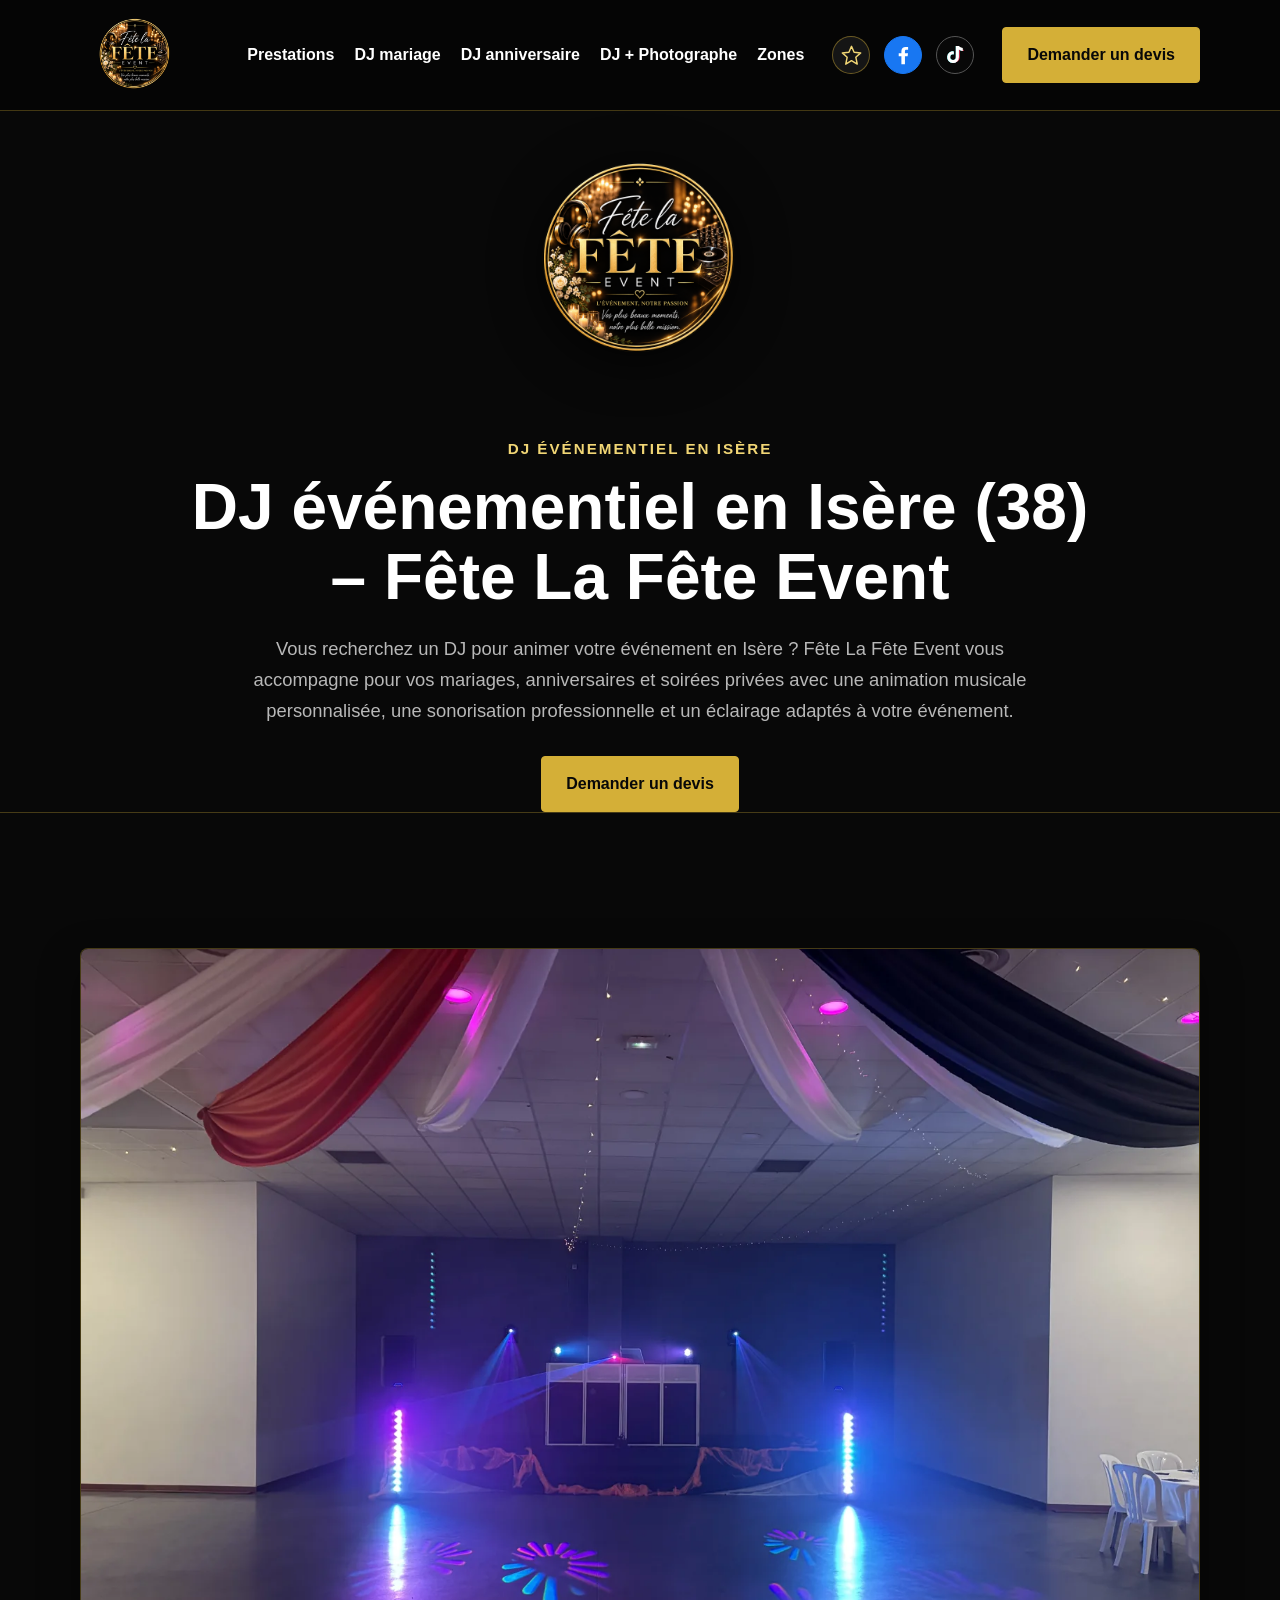
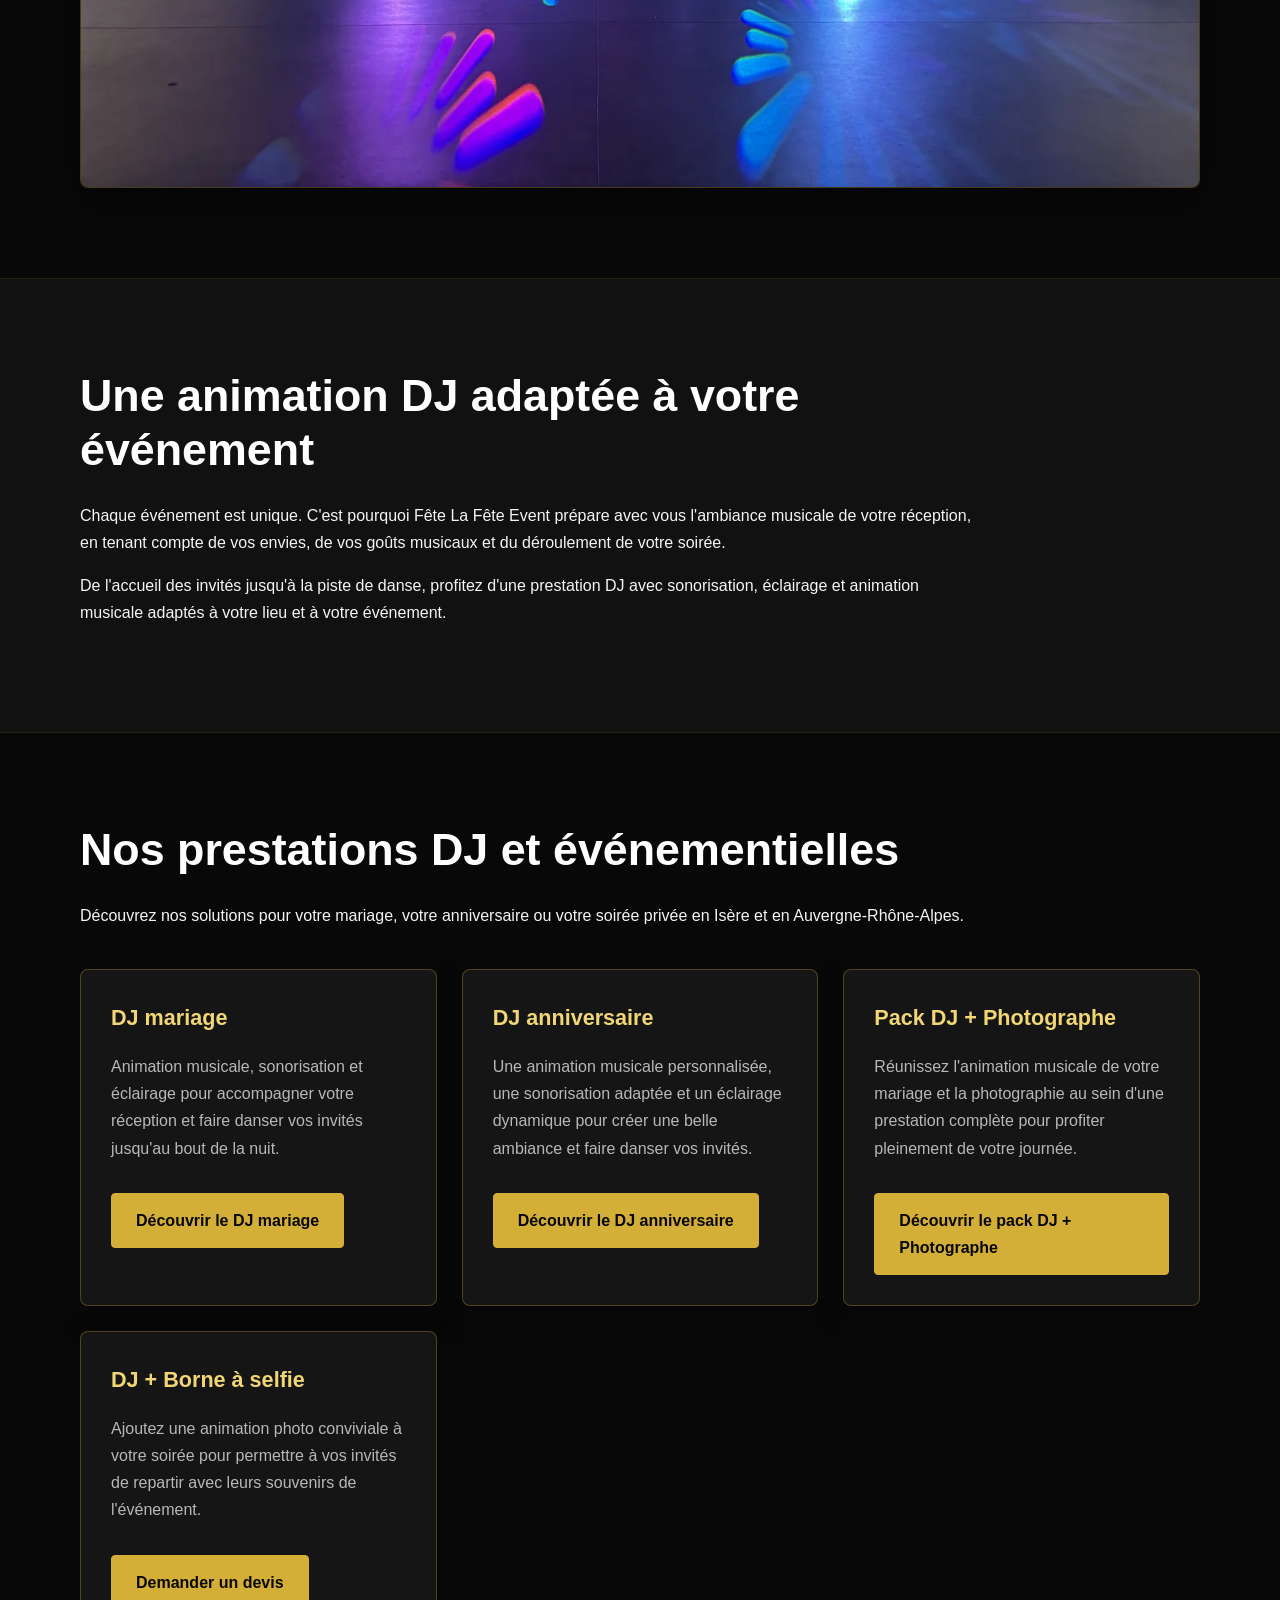
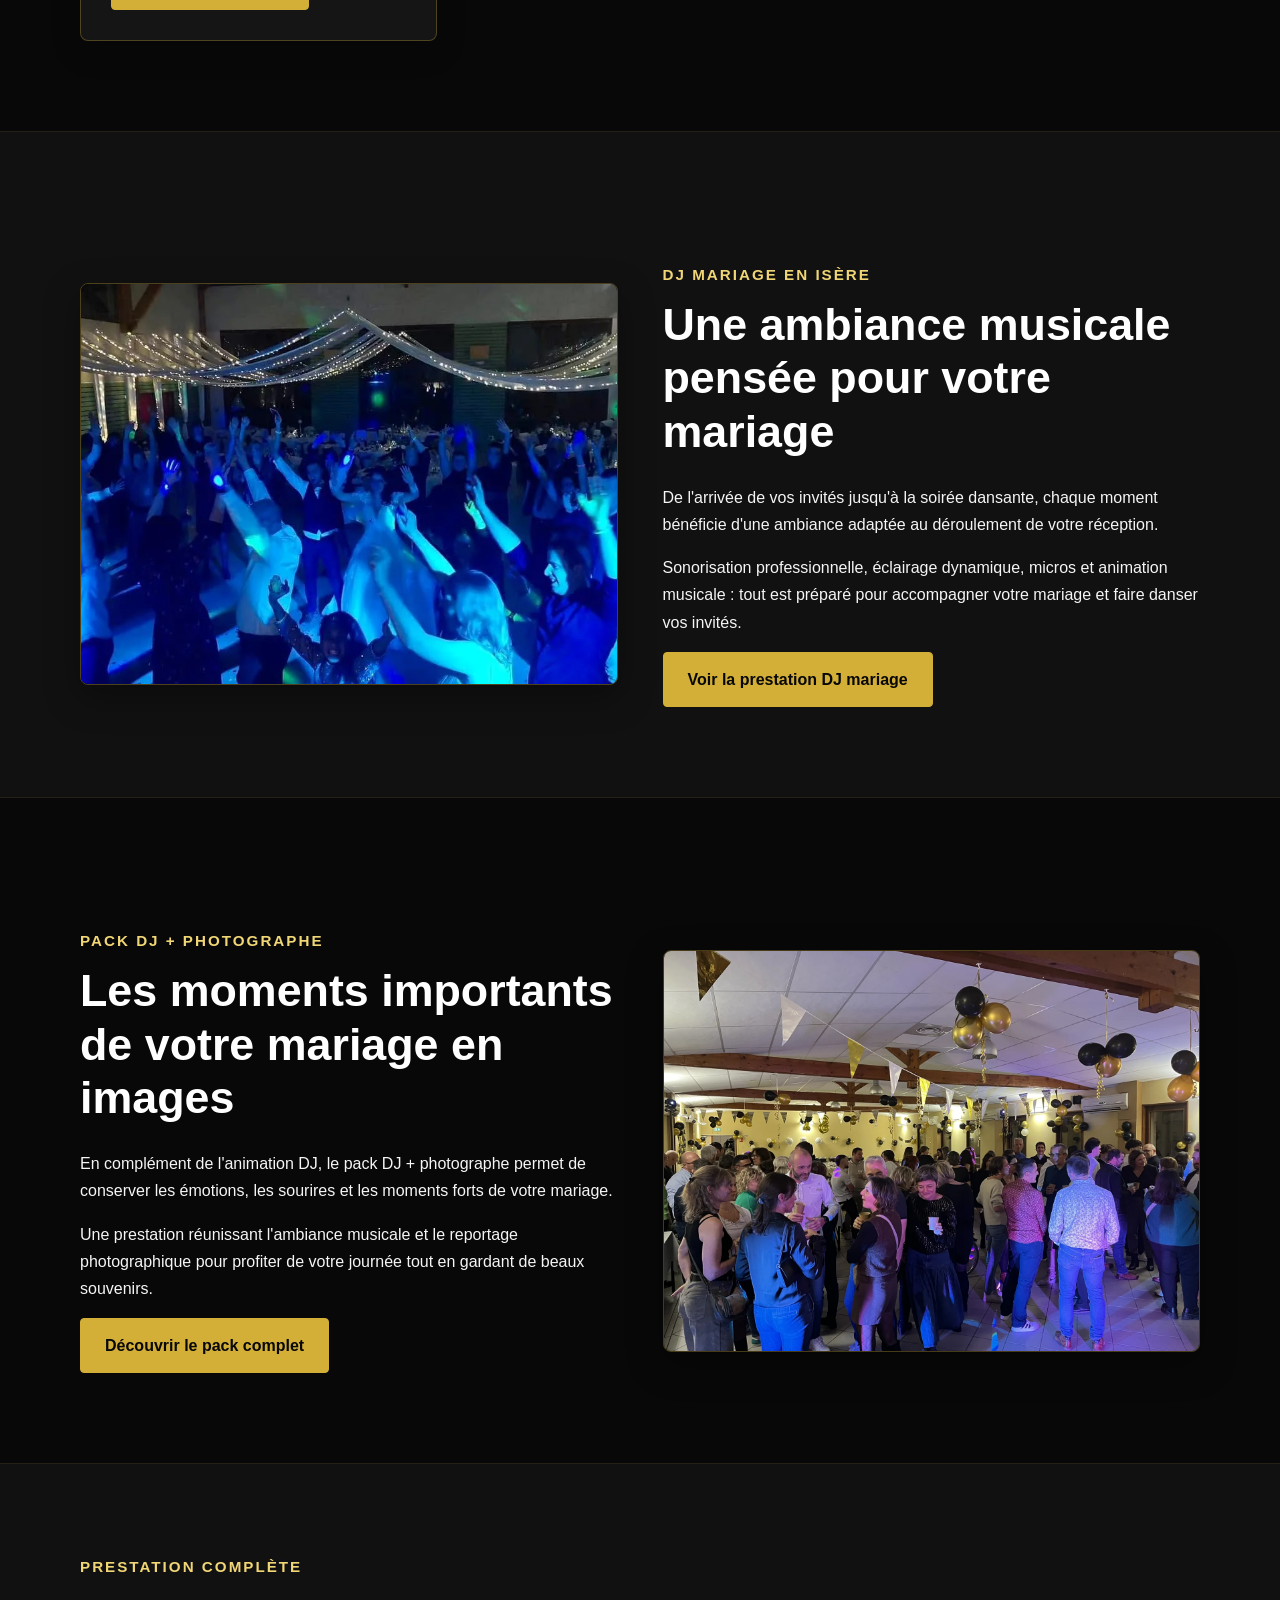
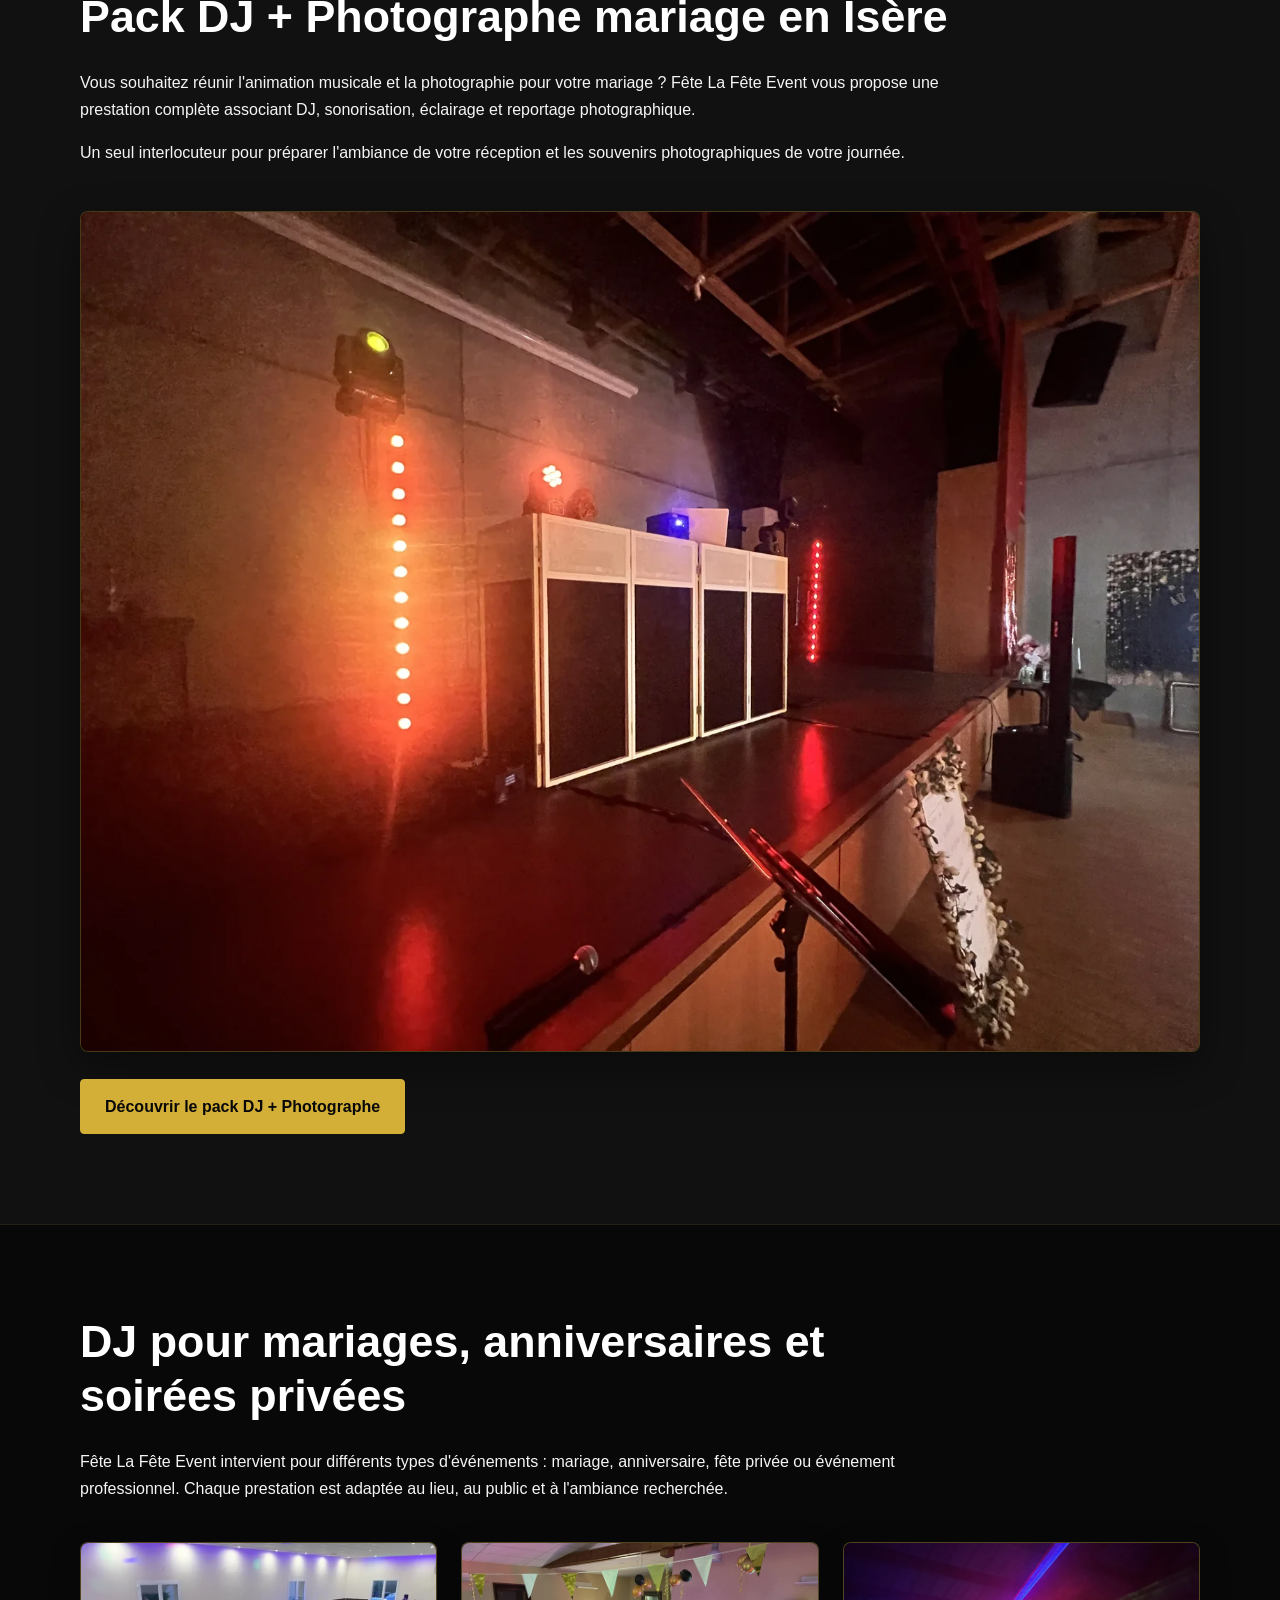
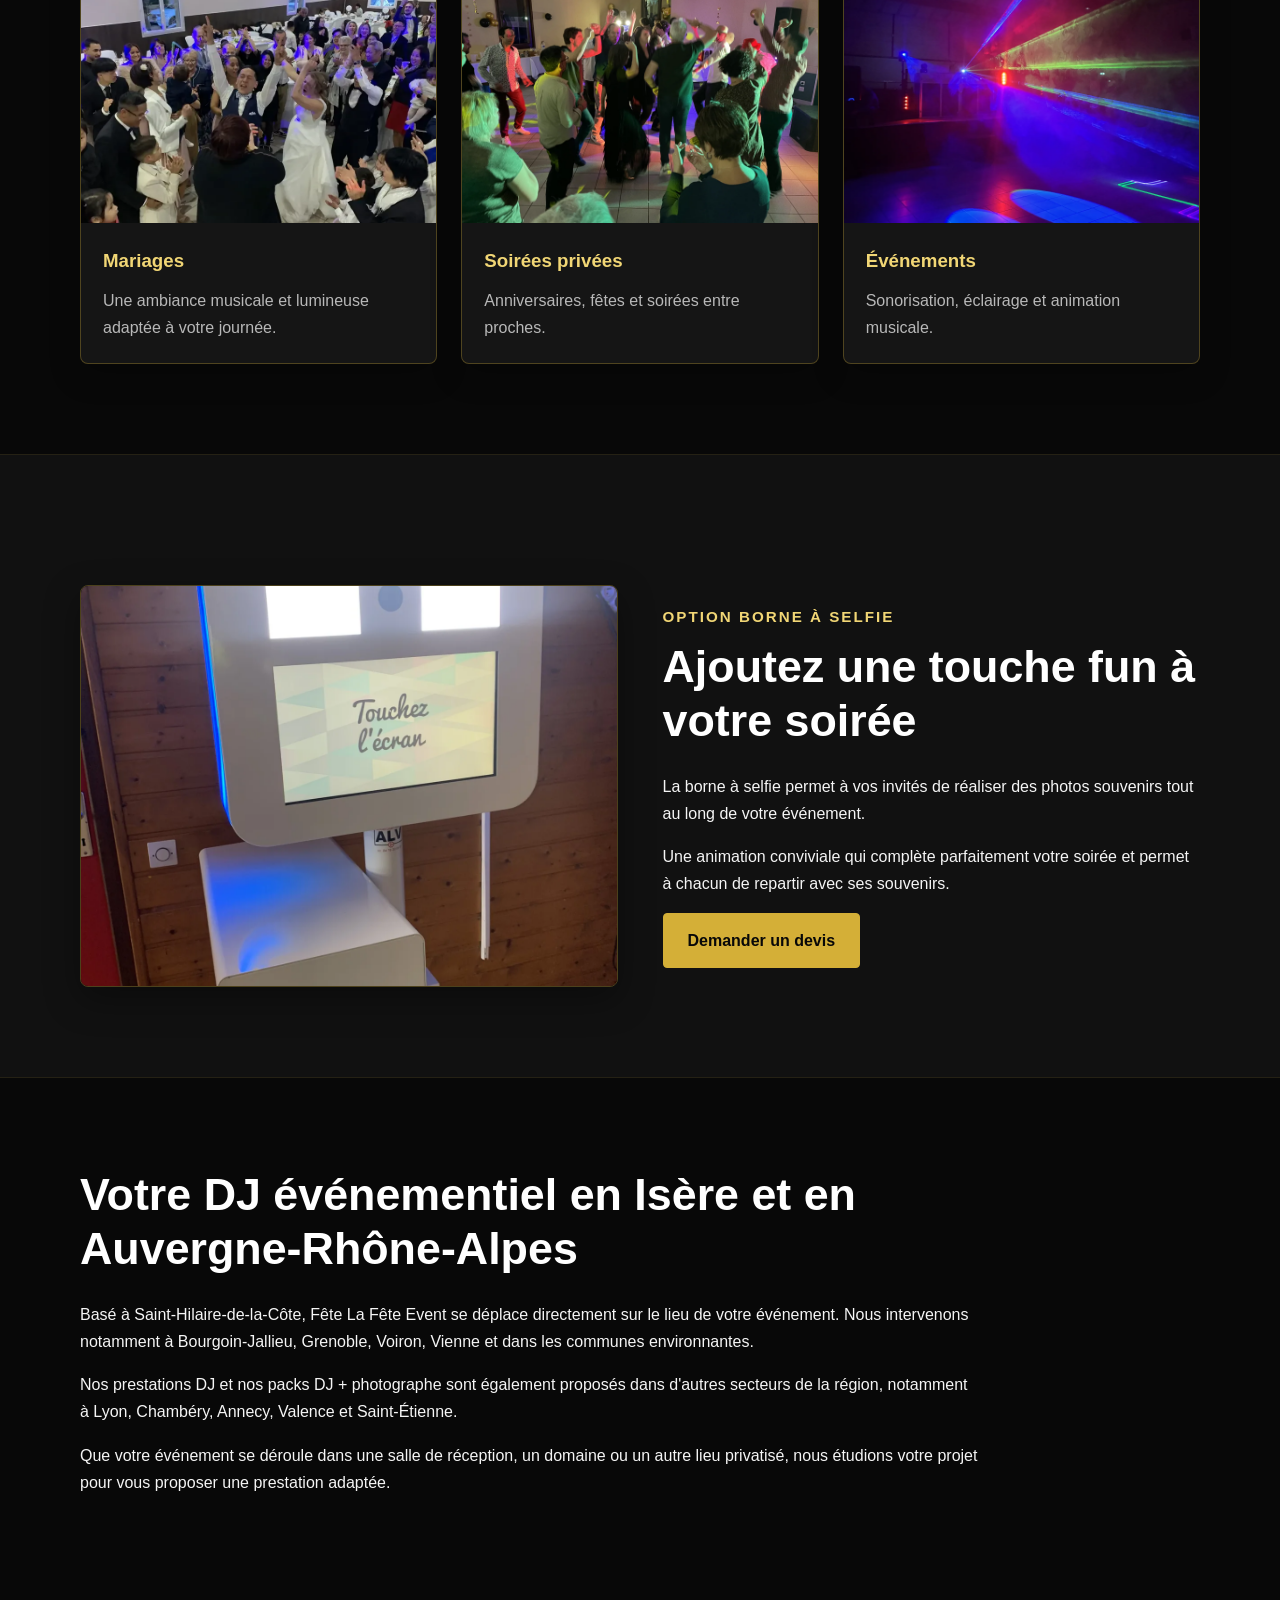
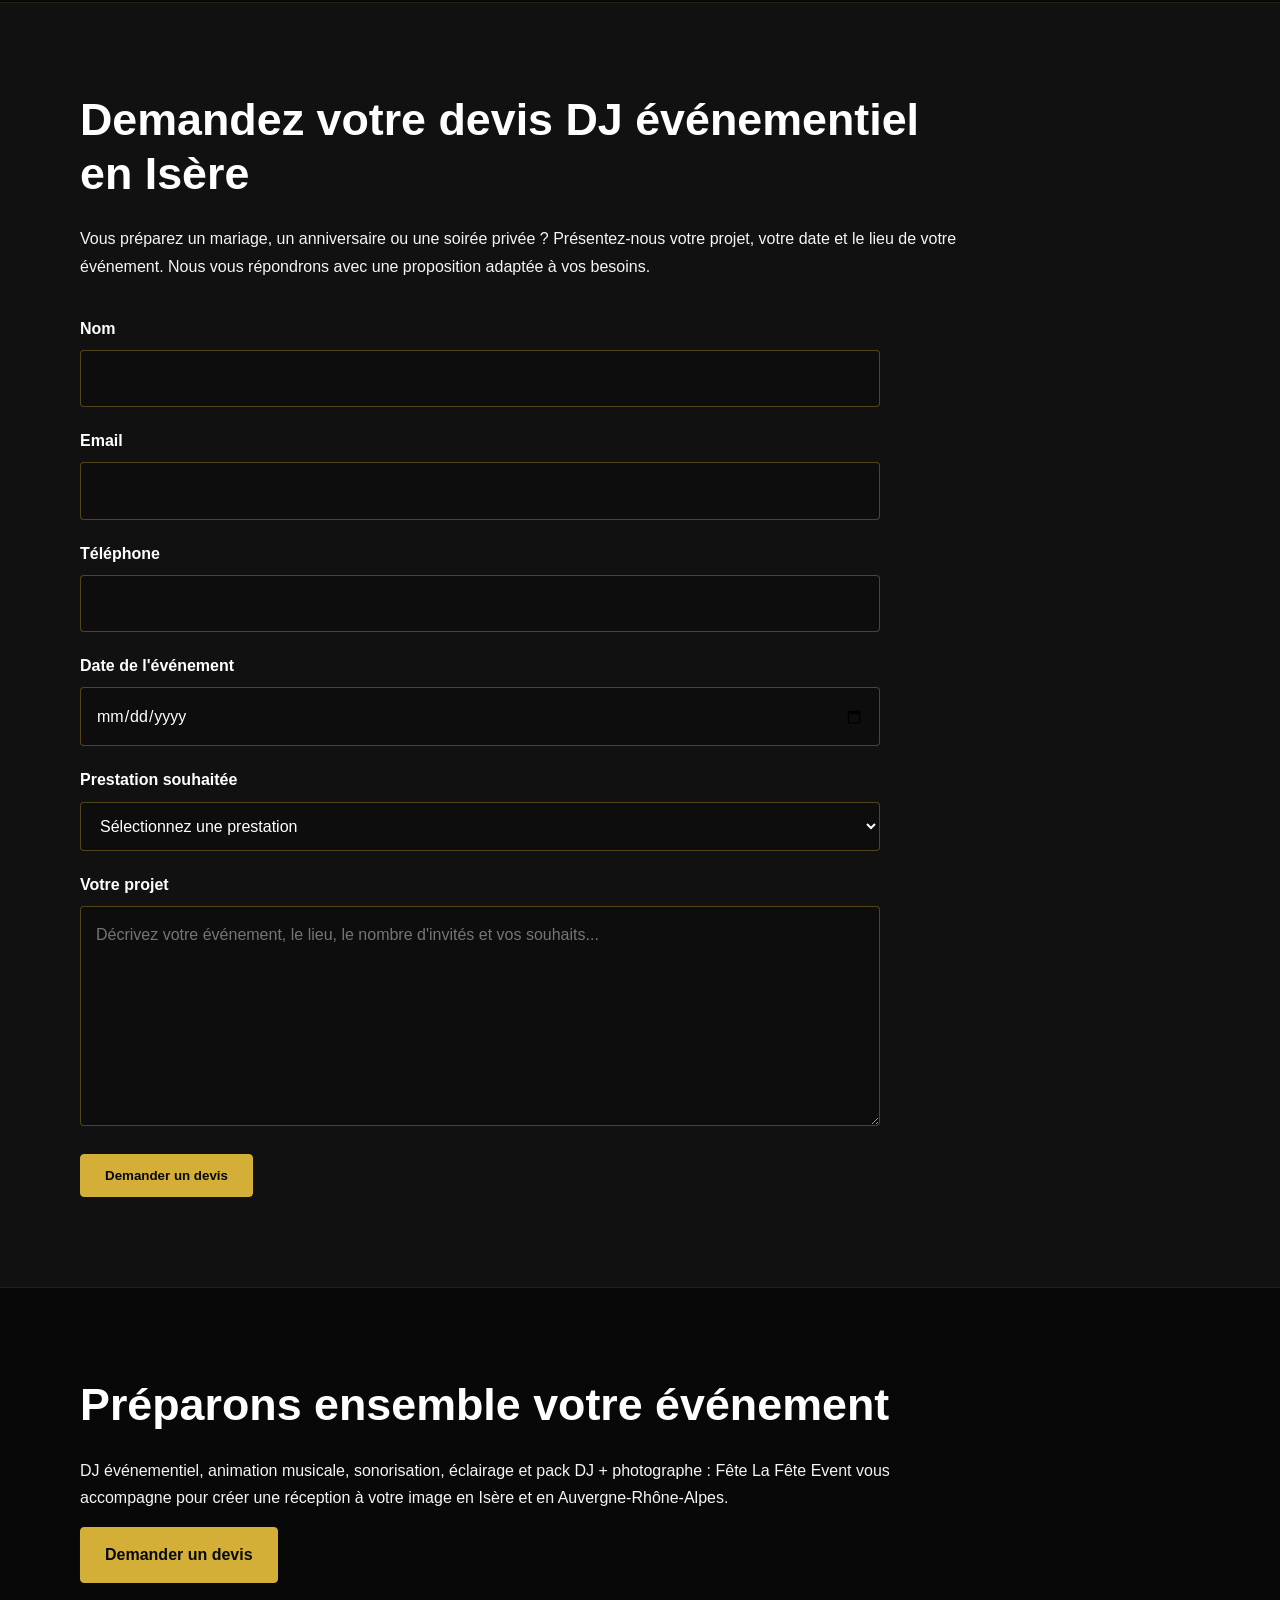
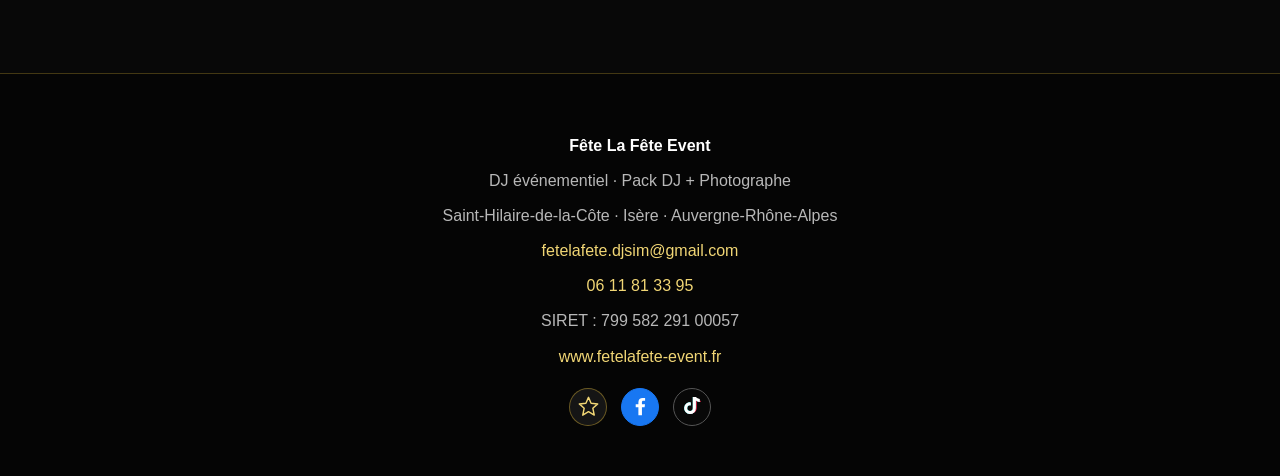
<file: index.html>
<!DOCTYPE html>
<html lang="fr">
<head>
  <meta charset="UTF-8">
  <meta name="viewport" content="width=device-width, initial-scale=1.0">

  <title>DJ événementiel en Isère (38) | Fête La Fête Event</title>
  <meta name="description" content="Fête La Fête Event, DJ événementiel en Isère : animation musicale, sonorisation et éclairage pour mariages, anniversaires et soirées privées. Demandez votre devis.">
  <meta name="robots" content="index, follow">
  <link rel="canonical" href="https://fetelafete-event.fr/">
  <link rel="icon" type="image/png" href="logo-fete-la-fete-event.png">

  <meta property="og:title" content="DJ événementiel en Isère | Fête La Fête Event">
  <meta property="og:description" content="DJ professionnel pour vos événements en Isère et Auvergne-Rhône-Alpes : animation musicale, sonorisation et éclairage.">
  <meta property="og:type" content="website">
  <meta property="og:url" content="https://fetelafete-event.fr/">

  <meta name="twitter:card" content="summary">
  <meta name="twitter:title" content="DJ événementiel en Isère | Fête La Fête Event">
  <meta name="twitter:description" content="DJ professionnel, animation musicale, sonorisation et éclairage pour vos événements. Demandez votre devis.">

  <link rel="stylesheet" href="styles.css">

  <style>
    .photo-section {
      margin-top: 45px;
    }

    .photo-large {
      width: 100%;
      height: auto;
      display: block;
      margin: 0 auto;
      border-radius: 8px;
      border: 1px solid rgba(212, 175, 55, 0.30);
      box-shadow: 0 15px 40px rgba(0, 0, 0, 0.40);
      background: #080808;
    }

    .photo-grid {
      display: grid;
      grid-template-columns: repeat(3, 1fr);
      gap: 24px;
      margin-top: 40px;
    }

    .photo-card {
      overflow: hidden;
      border-radius: 8px;
      background: #151515;
      border: 1px solid rgba(212, 175, 55, 0.30);
      box-shadow: 0 10px 30px rgba(0, 0, 0, 0.25);
    }

    .photo-card img {
      width: 100%;
      height: 280px;
      object-fit: cover;
      display: block;
      transition: transform 0.4s ease;
    }

    .photo-card:hover img {
      transform: scale(1.04);
    }

    .photo-card-content {
      padding: 22px;
    }

    .photo-card-content h3 {
      margin: 0 0 10px;
      color: #f1d675;
    }

    .photo-card-content p {
      margin: 0;
      color: #b8b8b8;
    }

    .photo-text {
      display: grid;
      grid-template-columns: 1fr 1fr;
      gap: 45px;
      align-items: center;
      margin-top: 40px;
    }

    .photo-text.reverse .photo-text-image {
      order: 2;
    }

    .photo-text.reverse .photo-text-content {
      order: 1;
    }

    .photo-text-image {
      overflow: hidden;
      border-radius: 8px;
      border: 1px solid rgba(212, 175, 55, 0.30);
      box-shadow: 0 12px 35px rgba(0, 0, 0, 0.35);
    }

    .photo-text-image img {
      width: 100%;
      height: 400px;
      object-fit: cover;
      display: block;
    }

    .photo-text-content h2 {
      margin-top: 0;
    }

    /* Logos des réseaux sociaux */
    .social-links {
      display: flex;
      align-items: center;
      gap: 14px;
      flex-wrap: wrap;
    }

    nav .social-links {
      display: inline-flex;
      margin: 0 8px;
      vertical-align: middle;
    }

    .social-logo-link {
      display: inline-flex;
      align-items: center;
      justify-content: center;
      width: 38px;
      height: 38px;
      border-radius: 50%;
      background: #151515;
      border: 1px solid rgba(212, 175, 55, 0.45);
      transition: transform 0.25s ease, background 0.25s ease;
      text-decoration: none;
    }

    .social-logo-link:hover {
      transform: translateY(-3px);
      background: #292929;
    }

    .social-logo-link svg {
      width: 23px;
      height: 23px;
      display: block;
    }

    .social-logo-link.facebook {
      background: #1877F2;
      border-color: #1877F2;
    }

    .social-logo-link.tiktok {
      background: #080808;
      border-color: #555;
    }

    .social-logo-link.bark {
      color: #f1d675;
    }

    .site-footer .social-links {
      justify-content: center;
      margin-top: 18px;
    }

    @media (max-width: 850px) {
      .photo-grid {
        grid-template-columns: 1fr 1fr;
      }

      .photo-text {
        grid-template-columns: 1fr;
        gap: 30px;
      }

      .photo-text.reverse .photo-text-image,
      .photo-text.reverse .photo-text-content {
        order: initial;
      }
    }

    @media (max-width: 650px) {
      .photo-large {
        width: 100%;
        height: auto;
      }

      .photo-grid {
        grid-template-columns: 1fr;
      }

      .photo-card img {
        height: 250px;
      }

      .photo-text-image img {
        height: 280px;
      }
    }
  </style>

  <script type="application/ld+json">
  {
    "@context": "https://schema.org",
    "@type": "ProfessionalService",
    "@id": "https://fetelafete-event.fr/#business",
    "name": "Fête La Fête Event",
    "url": "https://fetelafete-event.fr/",
    "logo": "https://fetelafete-event.fr/logo-fete-la-fete-event.png",
    "email": "fetelafete.djsim@gmail.com",
    "telephone": "+33611813395",
    "identifier": {
      "@type": "PropertyValue",
      "propertyID": "SIRET",
      "value": "79958229100057"
    },
    "description": "DJ événementiel en Isère pour mariages, anniversaires et soirées privées. Animation musicale, sonorisation, éclairage et prestations DJ adaptées à chaque événement.",
    "areaServed": [
      {
        "@type": "AdministrativeArea",
        "name": "Isère"
      },
      {
        "@type": "AdministrativeArea",
        "name": "Auvergne-Rhône-Alpes"
      },
      {
        "@type": "City",
        "name": "Saint-Hilaire-de-la-Côte"
      },
      {
        "@type": "City",
        "name": "Bourgoin-Jallieu"
      },
      {
        "@type": "City",
        "name": "Grenoble"
      },
      {
        "@type": "City",
        "name": "Voiron"
      },
      {
        "@type": "City",
        "name": "Vienne"
      },
      {
        "@type": "City",
        "name": "Lyon"
      },
      {
        "@type": "City",
        "name": "Chambéry"
      },
      {
        "@type": "City",
        "name": "Annecy"
      },
      {
        "@type": "City",
        "name": "Valence"
      },
      {
        "@type": "City",
        "name": "Saint-Étienne"
      }
    ],
    "hasOfferCatalog": {
      "@type": "OfferCatalog",
      "name": "Prestations Fête La Fête Event",
      "itemListElement": [
        {
          "@type": "Offer",
          "itemOffered": {
            "@type": "Service",
            "name": "DJ événementiel"
          }
        },
        {
          "@type": "Offer",
          "itemOffered": {
            "@type": "Service",
            "name": "DJ mariage"
          }
        },
        {
          "@type": "Offer",
          "itemOffered": {
            "@type": "Service",
            "name": "DJ anniversaire et soirée privée"
          }
        },
        {
          "@type": "Offer",
          "itemOffered": {
            "@type": "Service",
            "name": "Pack DJ et photographe mariage"
          }
        },
        {
          "@type": "Offer",
          "itemOffered": {
            "@type": "Service",
            "name": "DJ avec borne à selfie"
          }
        }
      ]
    }
  }
  </script>
</head>

<body>

<header class="site-header">
  <div class="container header-inner">

    <a href="/" class="logo-link">
      <img
        src="logo-fete-la-fete-event.png"
        alt="Fête La Fête Event - DJ événementiel en Isère"
        class="logo">
    </a>

    <nav>
      <a href="#prestations">Prestations</a>
      <a href="dj-mariage-isere.html">DJ mariage</a>
      <a href="dj-anniversaire.html">DJ anniversaire</a>
      <a href="dj-photographe-mariage.html">DJ + Photographe</a>
      <a href="#zones">Zones</a>

      <span class="social-links">
        <a class="social-logo-link bark"
           href="https://www.bark.com/fr/fr/b/fte-la-fte-event/9XogkJ/"
           target="_blank"
           rel="noopener noreferrer"
           aria-label="Profil Fête La Fête Event sur Bark"
           title="Bark">
          <svg viewBox="0 0 40 40" fill="none" xmlns="http://www.w3.org/2000/svg">
            <path d="M20 4L24.5 14.5L36 15.5L27.5 23L30 35L20 29L10 35L12.5 23L4 15.5L15.5 14.5L20 4Z" stroke="currentColor" stroke-width="2.5" stroke-linejoin="round"/>
          </svg>
        </a>

        <a class="social-logo-link facebook"
           href="https://www.facebook.com/profile.php?id=61582206187327"
           target="_blank"
           rel="noopener noreferrer"
           aria-label="Page Facebook Fête La Fête Event"
           title="Facebook">
          <svg viewBox="0 0 24 24" xmlns="http://www.w3.org/2000/svg">
            <path fill="#fff" d="M13.5 21v-8.2h2.8l.4-3.2h-3.2V7.5c0-.9.3-1.5 1.6-1.5h1.7V3.1c-.3 0-1.4-.1-2.6-.1-2.6 0-4.4 1.6-4.4 4.5v2.1H7v3.2h2.8V21h3.7Z"/>
          </svg>
        </a>

        <a class="social-logo-link tiktok"
           href="https://www.tiktok.com/@fetelafetrevent"
           target="_blank"
           rel="noopener noreferrer"
           aria-label="Profil TikTok Fête La Fête Event"
           title="TikTok">
          <svg viewBox="0 0 24 24" xmlns="http://www.w3.org/2000/svg">
            <path fill="#25F4EE" d="M19.6 7.2a6.2 6.2 0 0 1-4.1-1.5v8.1a6.1 6.1 0 1 1-5.3-6.1v3.2a2.9 2.9 0 1 0 2.1 2.8V2h3.2c.2 2.1 1.7 3.8 4.1 4.1v1.1Z"/>
            <path fill="#FE2C55" d="M18.3 6.2a5.9 5.9 0 0 1-2.8-1.7v8.1a6.1 6.1 0 0 1-6.1 6.1 6 6 0 0 1-3.1-.9 6.1 6.1 0 0 0 10.1-4.6V5.1a6.2 6.2 0 0 0 4.1 2.1V6.1c-.8 0-1.5 0-2.2.1Z"/>
            <path fill="#fff" d="M15.5 2h-3.2v11.7a2.9 2.9 0 1 1-2.9-2.9c.3 0 .6 0 .8.1V7.7a6.1 6.1 0 1 0 5.3 6.1V5.7a6.2 6.2 0 0 0 4.1 1.5V4.1c-2.4-.3-3.9-2-4.1-2.1Z"/>
          </svg>
        </a>
      </span>

      <a href="#devis" class="cta">Demander un devis</a>
    </nav>

  </div>
</header>

<section class="hero home-hero">
  <div class="container">

    <img
      src="logo-fete-la-fete-event.png"
      alt="Fête La Fête Event - DJ professionnel"
      class="hero-logo">

    <p class="eyebrow">DJ événementiel en Isère</p>

    <h1>DJ événementiel en Isère (38) – Fête La Fête Event</h1>

    <p class="hero-text">
      Vous recherchez un DJ pour animer votre événement en Isère ?
      Fête La Fête Event vous accompagne pour vos mariages,
      anniversaires et soirées privées avec une animation musicale
      personnalisée, une sonorisation professionnelle et un
      éclairage adaptés à votre événement.
    </p>

    <a href="#devis" class="cta">Demander un devis</a>

  </div>
</section>

<section class="section">
  <div class="container">

    <div class="photo-section">
      <img
        class="photo-large"
        src="photos/installation-dj-sonorisation-isere.webp"
        alt="Installation DJ, sonorisation et éclairage de Fête La Fête Event en Isère"
        loading="eager">
    </div>

  </div>
</section>

<section class="section section-alt">
  <div class="container">

    <h2>Une animation DJ adaptée à votre événement</h2>

    <p>
      Chaque événement est unique. C'est pourquoi Fête La Fête Event
      prépare avec vous l'ambiance musicale de votre réception,
      en tenant compte de vos envies, de vos goûts musicaux et
      du déroulement de votre soirée.
    </p>

    <p>
      De l'accueil des invités jusqu'à la piste de danse,
      profitez d'une prestation DJ avec sonorisation,
      éclairage et animation musicale adaptés à votre lieu
      et à votre événement.
    </p>

  </div>
</section>

<section class="section" id="prestations">
  <div class="container">

    <h2>Nos prestations DJ et événementielles</h2>

    <p>
      Découvrez nos solutions pour votre mariage, votre anniversaire
      ou votre soirée privée en Isère et en Auvergne-Rhône-Alpes.
    </p>

    <div class="cards">

      <article class="card">
        <h3>DJ mariage</h3>
        <p>
          Animation musicale, sonorisation et éclairage pour
          accompagner votre réception et faire danser vos invités
          jusqu'au bout de la nuit.
        </p>
        <a href="dj-mariage-isere.html" class="cta">Découvrir le DJ mariage</a>
      </article>

      <article class="card">
        <h3>DJ anniversaire</h3>
        <p>
          Une animation musicale personnalisée, une sonorisation
          adaptée et un éclairage dynamique pour créer une belle
          ambiance et faire danser vos invités.
        </p>
        <a href="dj-anniversaire.html" class="cta">Découvrir le DJ anniversaire</a>
      </article>

      <article class="card">
        <h3>Pack DJ + Photographe</h3>
        <p>
          Réunissez l'animation musicale de votre mariage et
          la photographie au sein d'une prestation complète
          pour profiter pleinement de votre journée.
        </p>
        <a href="dj-photographe-mariage.html" class="cta">Découvrir le pack DJ + Photographe</a>
      </article>

      <article class="card">
        <h3>DJ + Borne à selfie</h3>
        <p>
          Ajoutez une animation photo conviviale à votre soirée
          pour permettre à vos invités de repartir avec leurs
          souvenirs de l'événement.
        </p>
        <a href="#devis" class="cta">Demander un devis</a>
      </article>

    </div>
  </div>
</section>

<section class="section section-alt">
  <div class="container">

    <div class="photo-text">

      <div class="photo-text-image">
        <img
          src="photos/ambiance-dj-piste-de-danse.webp"
          alt="Ambiance festive sur la piste de danse avec Fête La Fête Event"
          loading="lazy">
      </div>

      <div class="photo-text-content">
        <p class="eyebrow">DJ mariage en Isère</p>
        <h2>Une ambiance musicale pensée pour votre mariage</h2>

        <p>
          De l'arrivée de vos invités jusqu'à la soirée dansante,
          chaque moment bénéficie d'une ambiance adaptée au
          déroulement de votre réception.
        </p>

        <p>
          Sonorisation professionnelle, éclairage dynamique,
          micros et animation musicale : tout est préparé pour
          accompagner votre mariage et faire danser vos invités.
        </p>

        <a href="dj-mariage-isere.html" class="cta">Voir la prestation DJ mariage</a>
      </div>

    </div>
  </div>
</section>

<section class="section">
  <div class="container">

    <div class="photo-text reverse">

      <div class="photo-text-image">
        <img
          src="photos/ambiance-soiree-privee.webp"
          alt="Ambiance de soirée animée par Fête La Fête Event"
          loading="lazy">
      </div>

      <div class="photo-text-content">
        <p class="eyebrow">Pack DJ + Photographe</p>
        <h2>Les moments importants de votre mariage en images</h2>

        <p>
          En complément de l'animation DJ, le pack DJ + photographe
          permet de conserver les émotions, les sourires et les
          moments forts de votre mariage.
        </p>

        <p>
          Une prestation réunissant l'ambiance musicale et le
          reportage photographique pour profiter de votre journée
          tout en gardant de beaux souvenirs.
        </p>

        <a href="dj-photographe-mariage.html" class="cta">Découvrir le pack complet</a>
      </div>

    </div>
  </div>
</section>

<section class="section section-alt">
  <div class="container">

    <p class="eyebrow">Prestation complète</p>
    <h2>Pack DJ + Photographe mariage en Isère</h2>

    <p>
      Vous souhaitez réunir l'animation musicale et la photographie
      pour votre mariage ? Fête La Fête Event vous propose une
      prestation complète associant DJ, sonorisation, éclairage
      et reportage photographique.
    </p>

    <p>
      Un seul interlocuteur pour préparer l'ambiance de votre
      réception et les souvenirs photographiques de votre journée.
    </p>

    <div class="photo-section">
      <img
        class="photo-large"
        src="photos/regie-dj-eclairage-soiree.webp"
        alt="Régie DJ et éclairage événementiel de Fête La Fête Event"
        loading="lazy">
    </div>

    <br>

    <a href="dj-photographe-mariage.html" class="cta">Découvrir le pack DJ + Photographe</a>

  </div>
</section>

<section class="section">
  <div class="container">

    <h2>DJ pour mariages, anniversaires et soirées privées</h2>

    <p>
      Fête La Fête Event intervient pour différents types
      d'événements : mariage, anniversaire, fête privée ou
      événement professionnel. Chaque prestation est adaptée
      au lieu, au public et à l'ambiance recherchée.
    </p>

    <div class="photo-grid">

      <article class="photo-card">
        <img
          src="photos/piste-de-danse-mariage.webp"
          alt="Ambiance musicale et éclairage sur la piste de danse"
          loading="lazy">
        <div class="photo-card-content">
          <h3>Mariages</h3>
          <p>Une ambiance musicale et lumineuse adaptée à votre journée.</p>
        </div>
      </article>

      <article class="photo-card">
        <img
          src="photos/animation-dj-anniversaire.webp"
          alt="Animation DJ et ambiance festive lors d'une soirée anniversaire"
          loading="lazy">
        <div class="photo-card-content">
          <h3>Soirées privées</h3>
          <p>Anniversaires, fêtes et soirées entre proches.</p>
        </div>
      </article>

      <article class="photo-card">
        <img
          src="photos/effets-laser-piste-de-danse.webp"
          alt="Effets laser et éclairage de piste de danse Fête La Fête Event"
          loading="lazy">
        <div class="photo-card-content">
          <h3>Événements</h3>
          <p>Sonorisation, éclairage et animation musicale.</p>
        </div>
      </article>

    </div>
  </div>
</section>

<section class="section section-alt">
  <div class="container">

    <div class="photo-text">

      <div class="photo-text-image">
        <img
          src="photos/borne-selfie-evenement.webp"
          alt="Borne à selfie de Fête La Fête Event pour mariages, anniversaires et soirées privées"
          loading="lazy">
      </div>

      <div class="photo-text-content">
        <p class="eyebrow">Option borne à selfie</p>
        <h2>Ajoutez une touche fun à votre soirée</h2>

        <p>
          La borne à selfie permet à vos invités de réaliser
          des photos souvenirs tout au long de votre événement.
        </p>

        <p>
          Une animation conviviale qui complète parfaitement
          votre soirée et permet à chacun de repartir avec
          ses souvenirs.
        </p>

        <a href="#devis" class="cta">Demander un devis</a>
      </div>

    </div>
  </div>
</section>

<section class="section" id="zones">
  <div class="container">

    <h2>Votre DJ événementiel en Isère et en Auvergne-Rhône-Alpes</h2>

    <p>
      Basé à Saint-Hilaire-de-la-Côte, Fête La Fête Event se déplace
      directement sur le lieu de votre événement. Nous intervenons
      notamment à Bourgoin-Jallieu, Grenoble, Voiron, Vienne et
      dans les communes environnantes.
    </p>

    <p>
      Nos prestations DJ et nos packs DJ + photographe sont également
      proposés dans d'autres secteurs de la région, notamment à Lyon,
      Chambéry, Annecy, Valence et Saint-Étienne.
    </p>

    <p>
      Que votre événement se déroule dans une salle de réception,
      un domaine ou un autre lieu privatisé, nous étudions votre
      projet pour vous proposer une prestation adaptée.
    </p>

  </div>
</section>

<section class="section section-alt" id="devis">
  <div class="container">

    <h2>Demandez votre devis DJ événementiel en Isère</h2>

    <p>
      Vous préparez un mariage, un anniversaire ou une soirée privée ?
      Présentez-nous votre projet, votre date et le lieu de votre
      événement. Nous vous répondrons avec une proposition adaptée
      à vos besoins.
    </p>

    <form action="https://formspree.io/f/xoeagnag" method="POST">

      <div class="form-group">
        <label for="nom">Nom</label>
        <input type="text" id="nom" name="nom" required>
      </div>

      <div class="form-group">
        <label for="email">Email</label>
        <input type="email" id="email" name="email" required>
      </div>

      <div class="form-group">
        <label for="telephone">Téléphone</label>
        <input type="tel" id="telephone" name="telephone">
      </div>

      <div class="form-group">
        <label for="date">Date de l'événement</label>
        <input type="date" id="date" name="date">
      </div>

      <div class="form-group">
        <label for="prestation">Prestation souhaitée</label>
        <select id="prestation" name="prestation">
          <option value="">Sélectionnez une prestation</option>
          <option value="DJ MARIAGE">DJ mariage</option>
          <option value="DJ ANNIVERSAIRE">DJ anniversaire</option>
          <option value="DJ + BORNE A SELFIE">DJ + borne à selfie</option>
          <option value="DJ + PHOTOGRAPHE MARIAGE">DJ + photographe mariage</option>
          <option value="DJ + PHOTOGRAPHE MARIAGE + BORNE A SELFIE">DJ + photographe mariage + borne à selfie</option>
        </select>
      </div>

      <div class="form-group">
        <label for="message">Votre projet</label>
        <textarea
          id="message"
          name="message"
          rows="7"
          placeholder="Décrivez votre événement, le lieu, le nombre d'invités et vos souhaits..."></textarea>
      </div>

      <button type="submit" class="cta">Demander un devis</button>

    </form>
  </div>
</section>

<section class="section">
  <div class="container">

    <h2>Préparons ensemble votre événement</h2>

    <p>
      DJ événementiel, animation musicale, sonorisation, éclairage
      et pack DJ + photographe : Fête La Fête Event vous accompagne
      pour créer une réception à votre image en Isère et
      en Auvergne-Rhône-Alpes.
    </p>

    <a href="#devis" class="cta">Demander un devis</a>

  </div>
</section>

<footer class="site-footer">
  <div class="container">

    <p><strong>Fête La Fête Event</strong></p>
    <p>DJ événementiel · Pack DJ + Photographe</p>
    <p>Saint-Hilaire-de-la-Côte · Isère · Auvergne-Rhône-Alpes</p>

    <p>
      <a href="mailto:fetelafete.djsim@gmail.com">fetelafete.djsim@gmail.com</a>
    </p>

    <p>
      <a href="tel:+33611813395">06 11 81 33 95</a>
    </p>

    <p>SIRET : 799 582 291 00057</p>

    <p>
      <a href="https://fetelafete-event.fr/">www.fetelafete-event.fr</a>
    </p>

    <div class="social-links">
      <a class="social-logo-link bark"
         href="https://www.bark.com/fr/fr/b/fte-la-fte-event/9XogkJ/"
         target="_blank"
         rel="noopener noreferrer"
         aria-label="Profil Fête La Fête Event sur Bark"
         title="Bark">
        <svg viewBox="0 0 40 40" fill="none" xmlns="http://www.w3.org/2000/svg">
          <path d="M20 4L24.5 14.5L36 15.5L27.5 23L30 35L20 29L10 35L12.5 23L4 15.5L15.5 14.5L20 4Z" stroke="currentColor" stroke-width="2.5" stroke-linejoin="round"/>
        </svg>
      </a>

      <a class="social-logo-link facebook"
         href="https://www.facebook.com/profile.php?id=61582206187327"
         target="_blank"
         rel="noopener noreferrer"
         aria-label="Page Facebook Fête La Fête Event"
         title="Facebook">
        <svg viewBox="0 0 24 24" xmlns="http://www.w3.org/2000/svg">
          <path fill="#fff" d="M13.5 21v-8.2h2.8l.4-3.2h-3.2V7.5c0-.9.3-1.5 1.6-1.5h1.7V3.1c-.3 0-1.4-.1-2.6-.1-2.6 0-4.4 1.6-4.4 4.5v2.1H7v3.2h2.8V21h3.7Z"/>
        </svg>
      </a>

      <a class="social-logo-link tiktok"
         href="https://www.tiktok.com/@fetelafetrevent"
         target="_blank"
         rel="noopener noreferrer"
         aria-label="Profil TikTok Fête La Fête Event"
         title="TikTok">
        <svg viewBox="0 0 24 24" xmlns="http://www.w3.org/2000/svg">
          <path fill="#25F4EE" d="M19.6 7.2a6.2 6.2 0 0 1-4.1-1.5v8.1a6.1 6.1 0 1 1-5.3-6.1v3.2a2.9 2.9 0 1 0 2.1 2.8V2h3.2c.2 2.1 1.7 3.8 4.1 4.1v1.1Z"/>
          <path fill="#FE2C55" d="M18.3 6.2a5.9 5.9 0 0 1-2.8-1.7v8.1a6.1 6.1 0 0 1-6.1 6.1 6 6 0 0 1-3.1-.9 6.1 6.1 0 0 0 10.1-4.6V5.1a6.2 6.2 0 0 0 4.1 2.1V6.1c-.8 0-1.5 0-2.2.1Z"/>
          <path fill="#fff" d="M15.5 2h-3.2v11.7a2.9 2.9 0 1 1-2.9-2.9c.3 0 .6 0 .8.1V7.7a6.1 6.1 0 1 0 5.3 6.1V5.7a6.2 6.2 0 0 0 4.1 1.5V4.1c-2.4-.3-3.9-2-4.1-2.1Z"/>
        </svg>
      </a>
    </div>

  </div>
</footer>

</body>
</html>
</file>
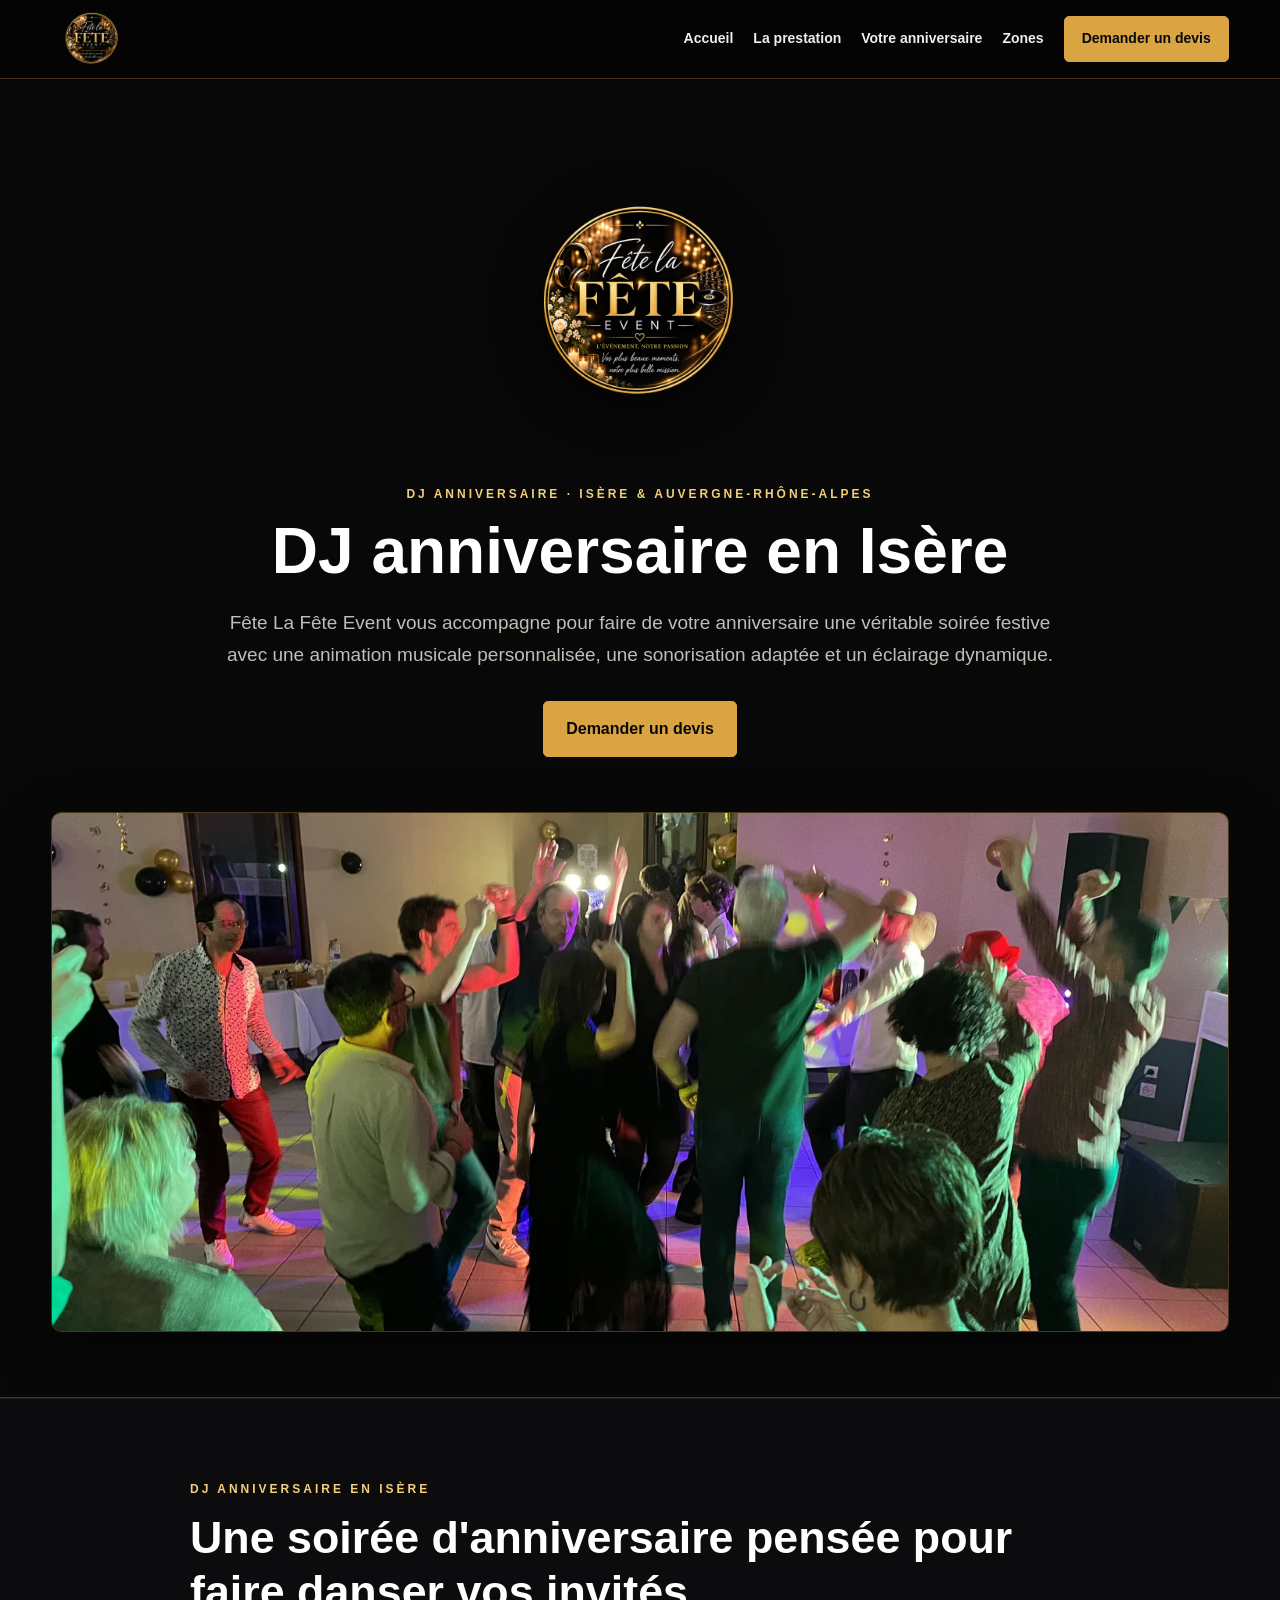
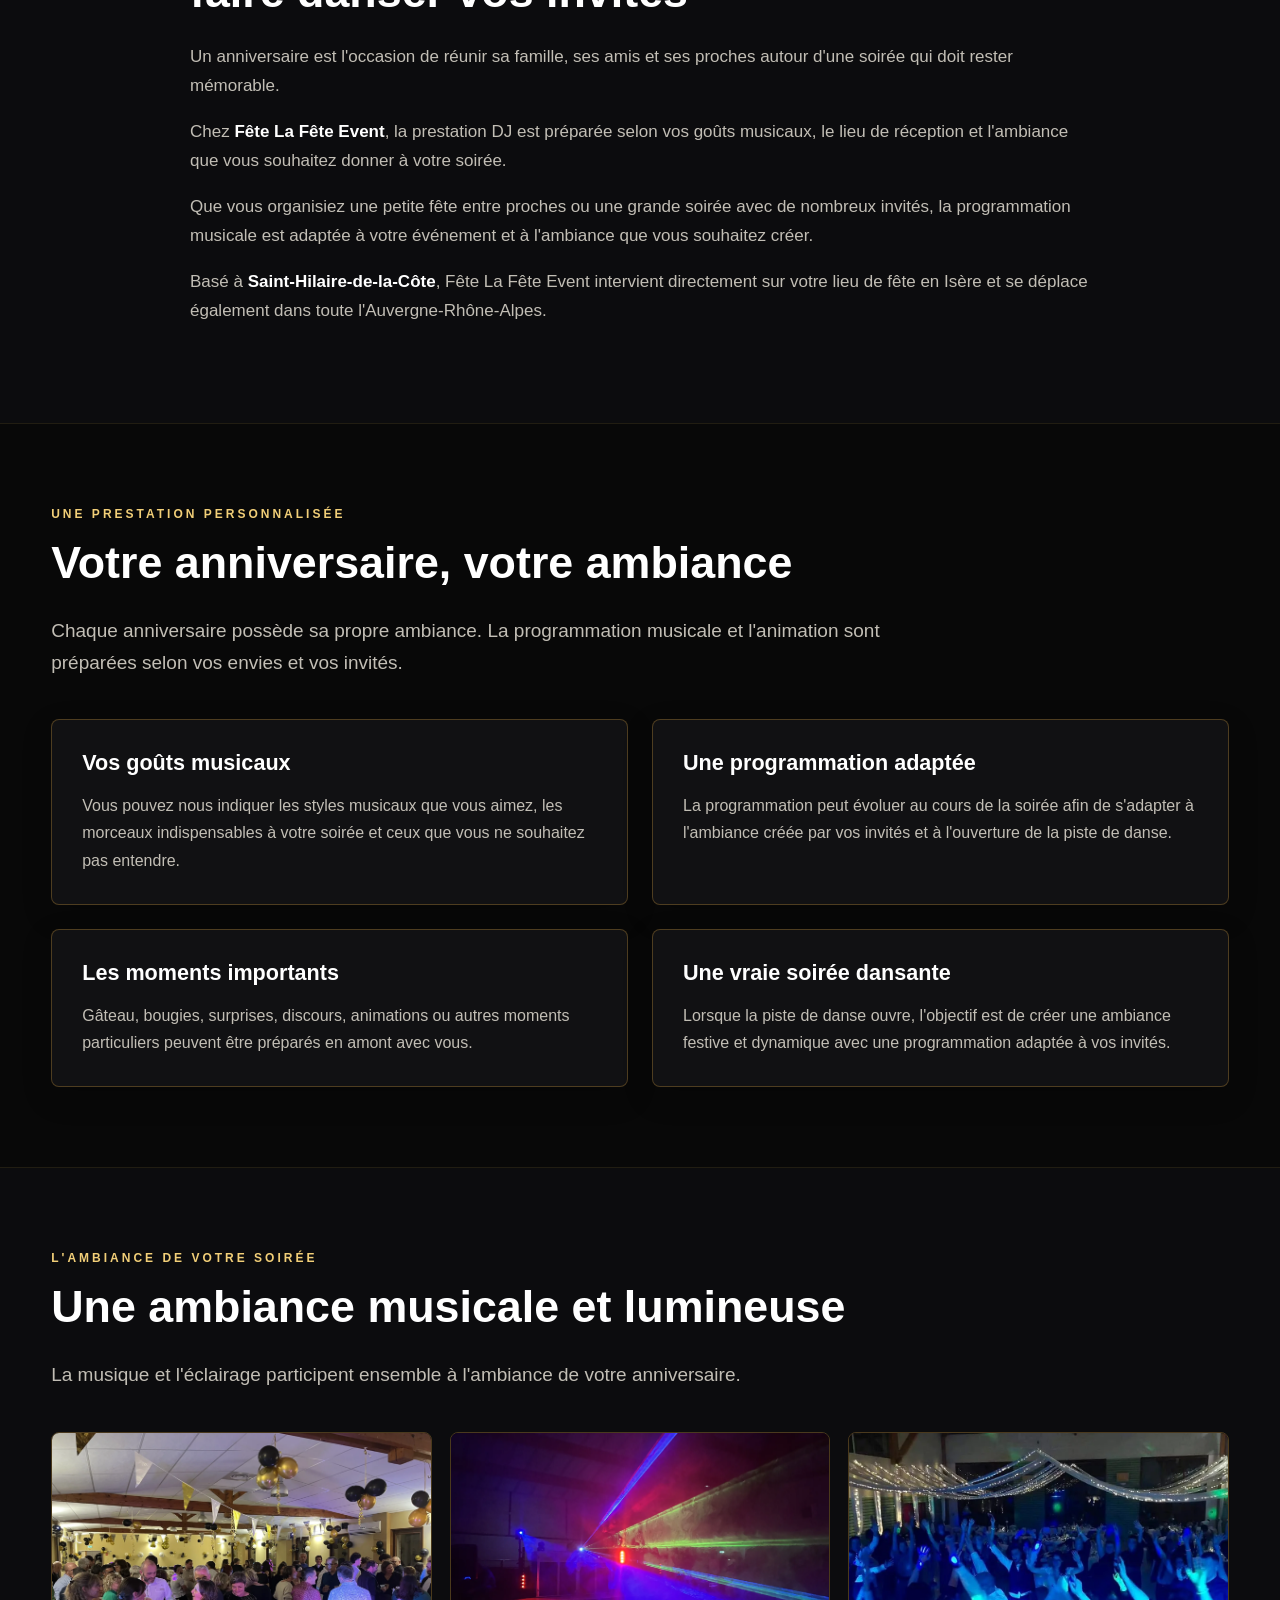
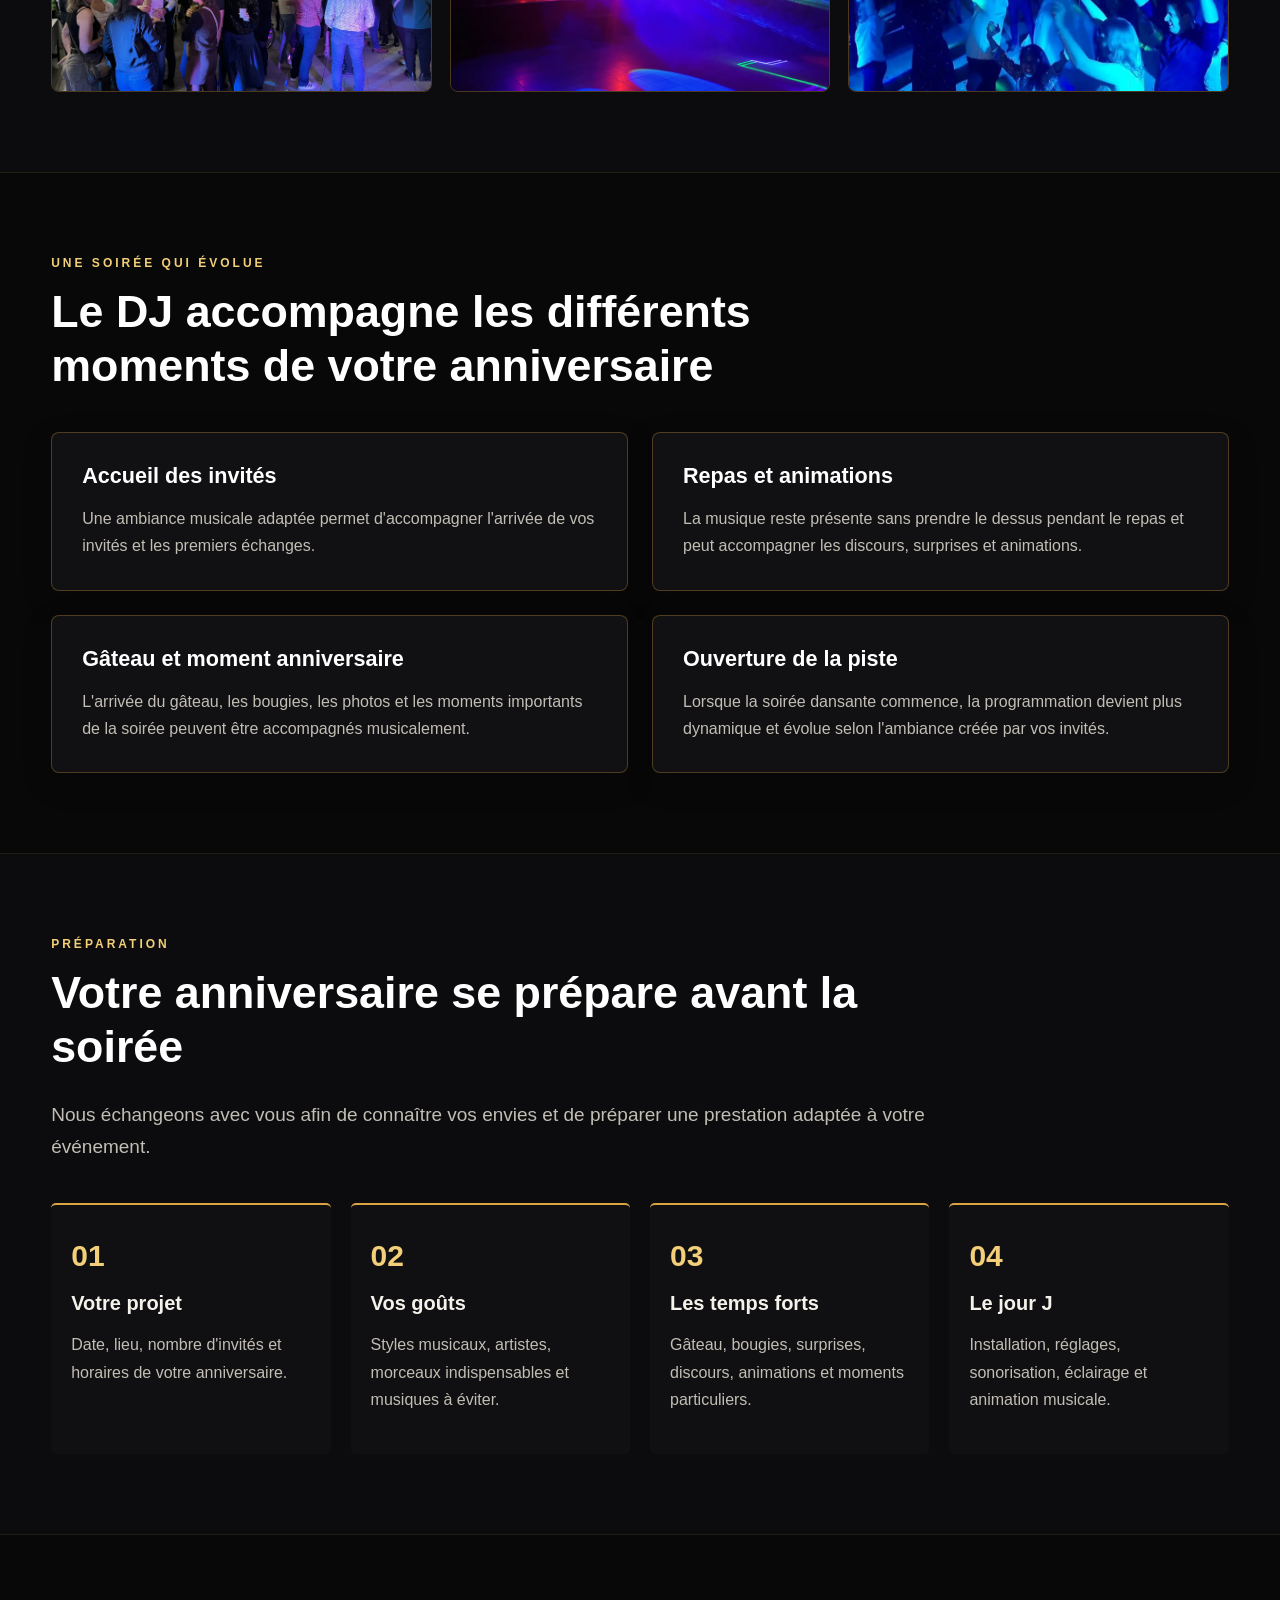
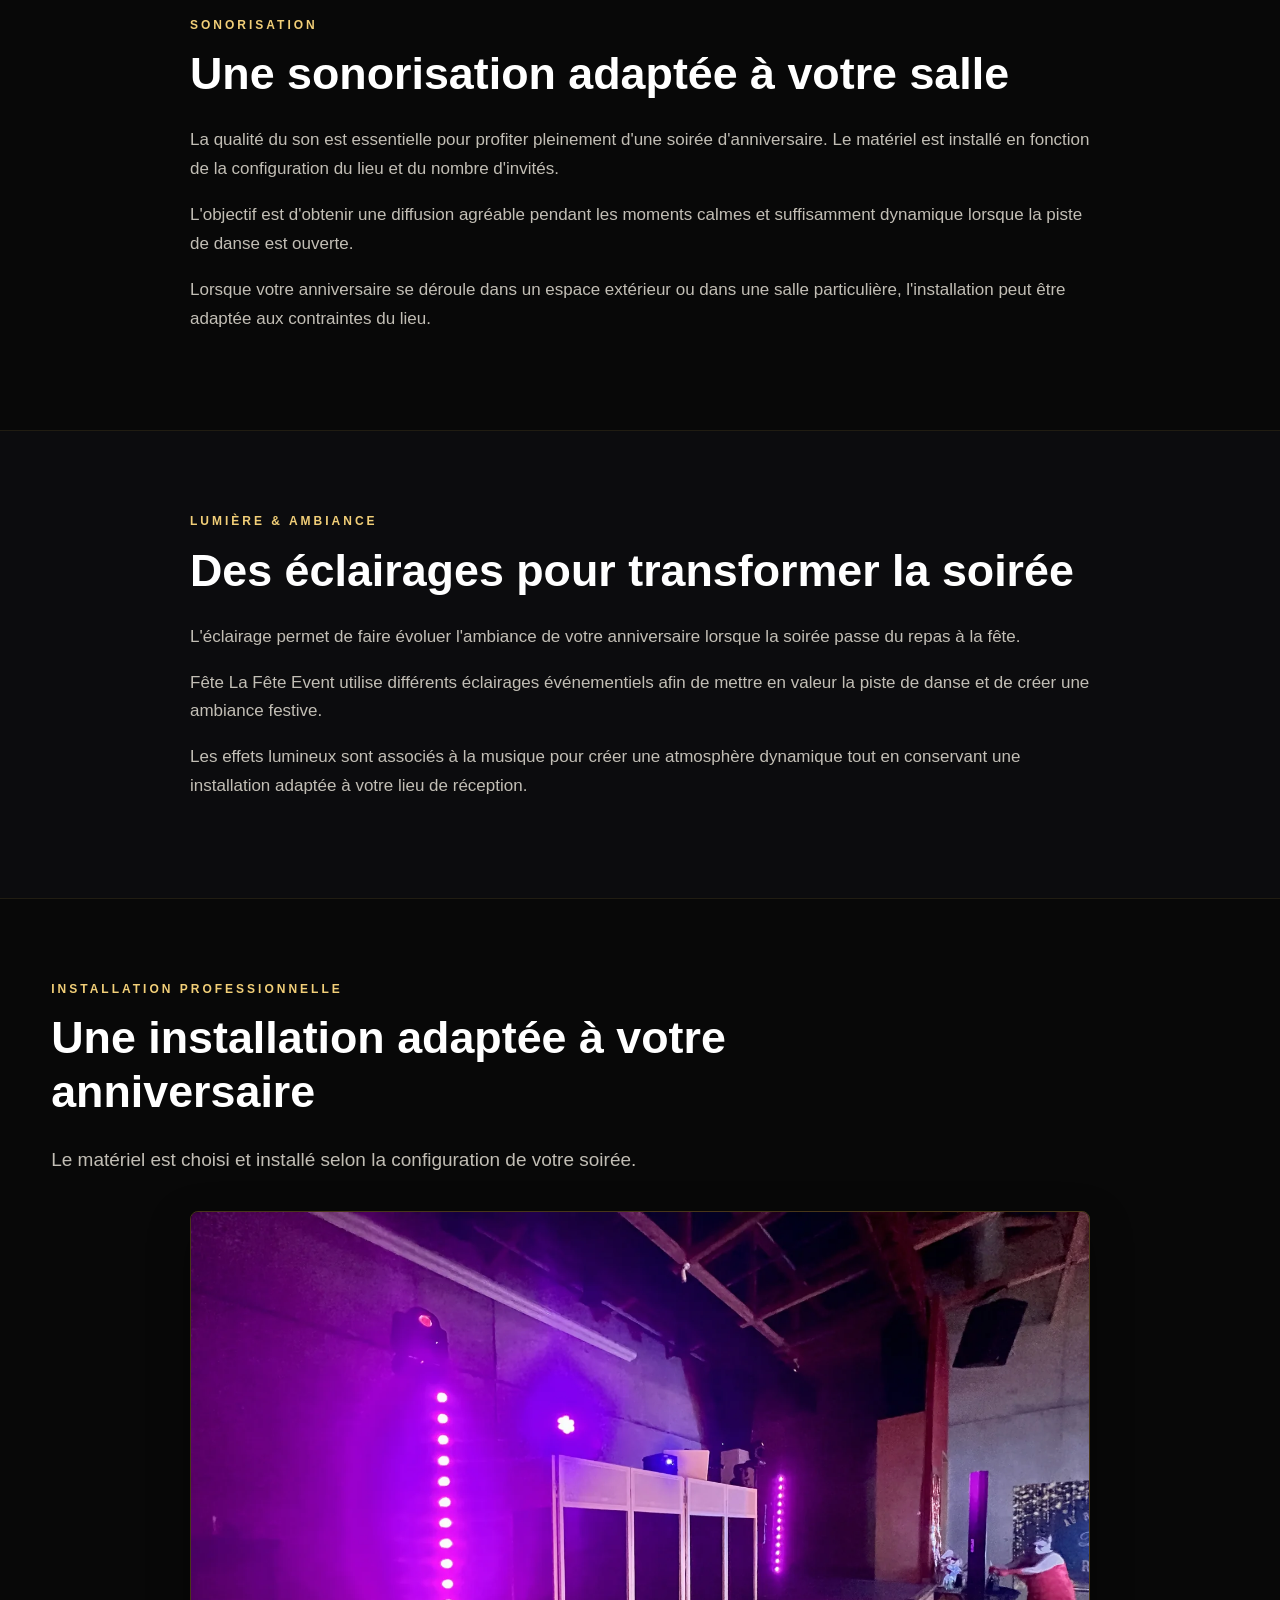
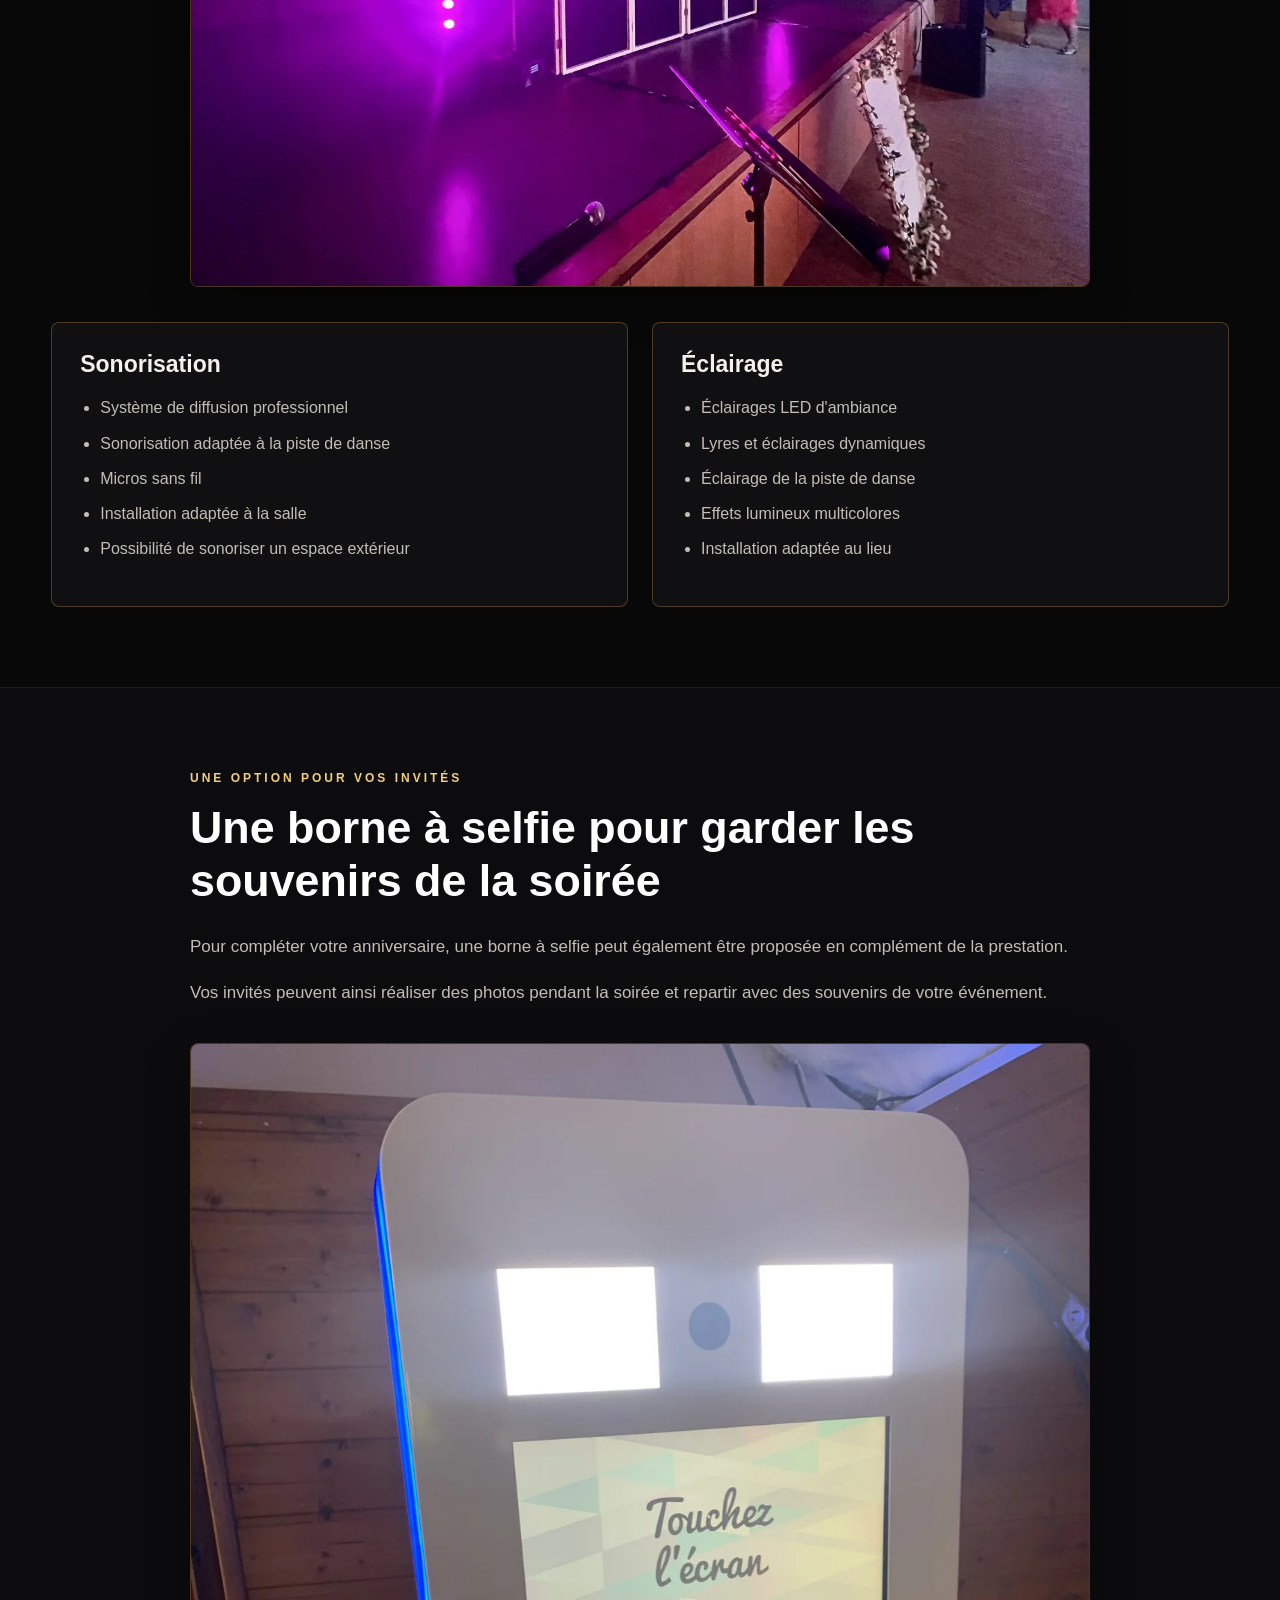
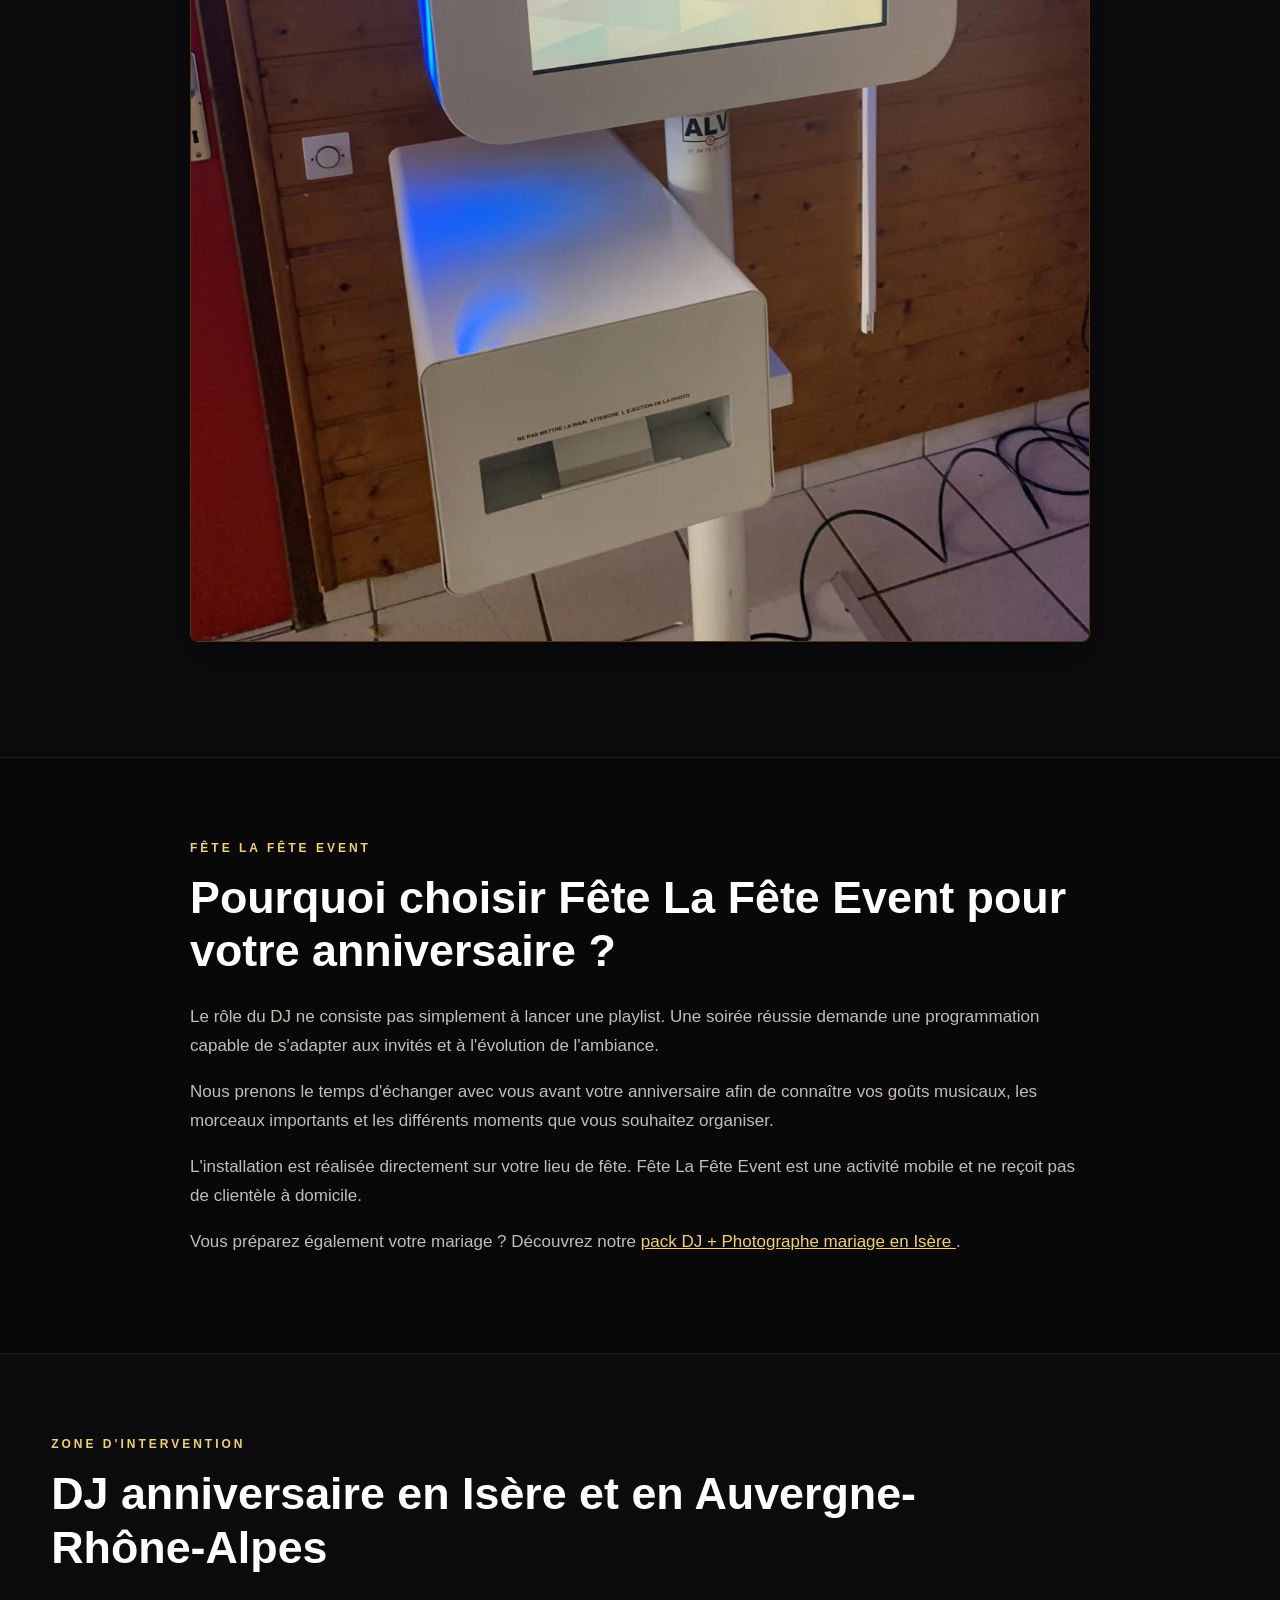
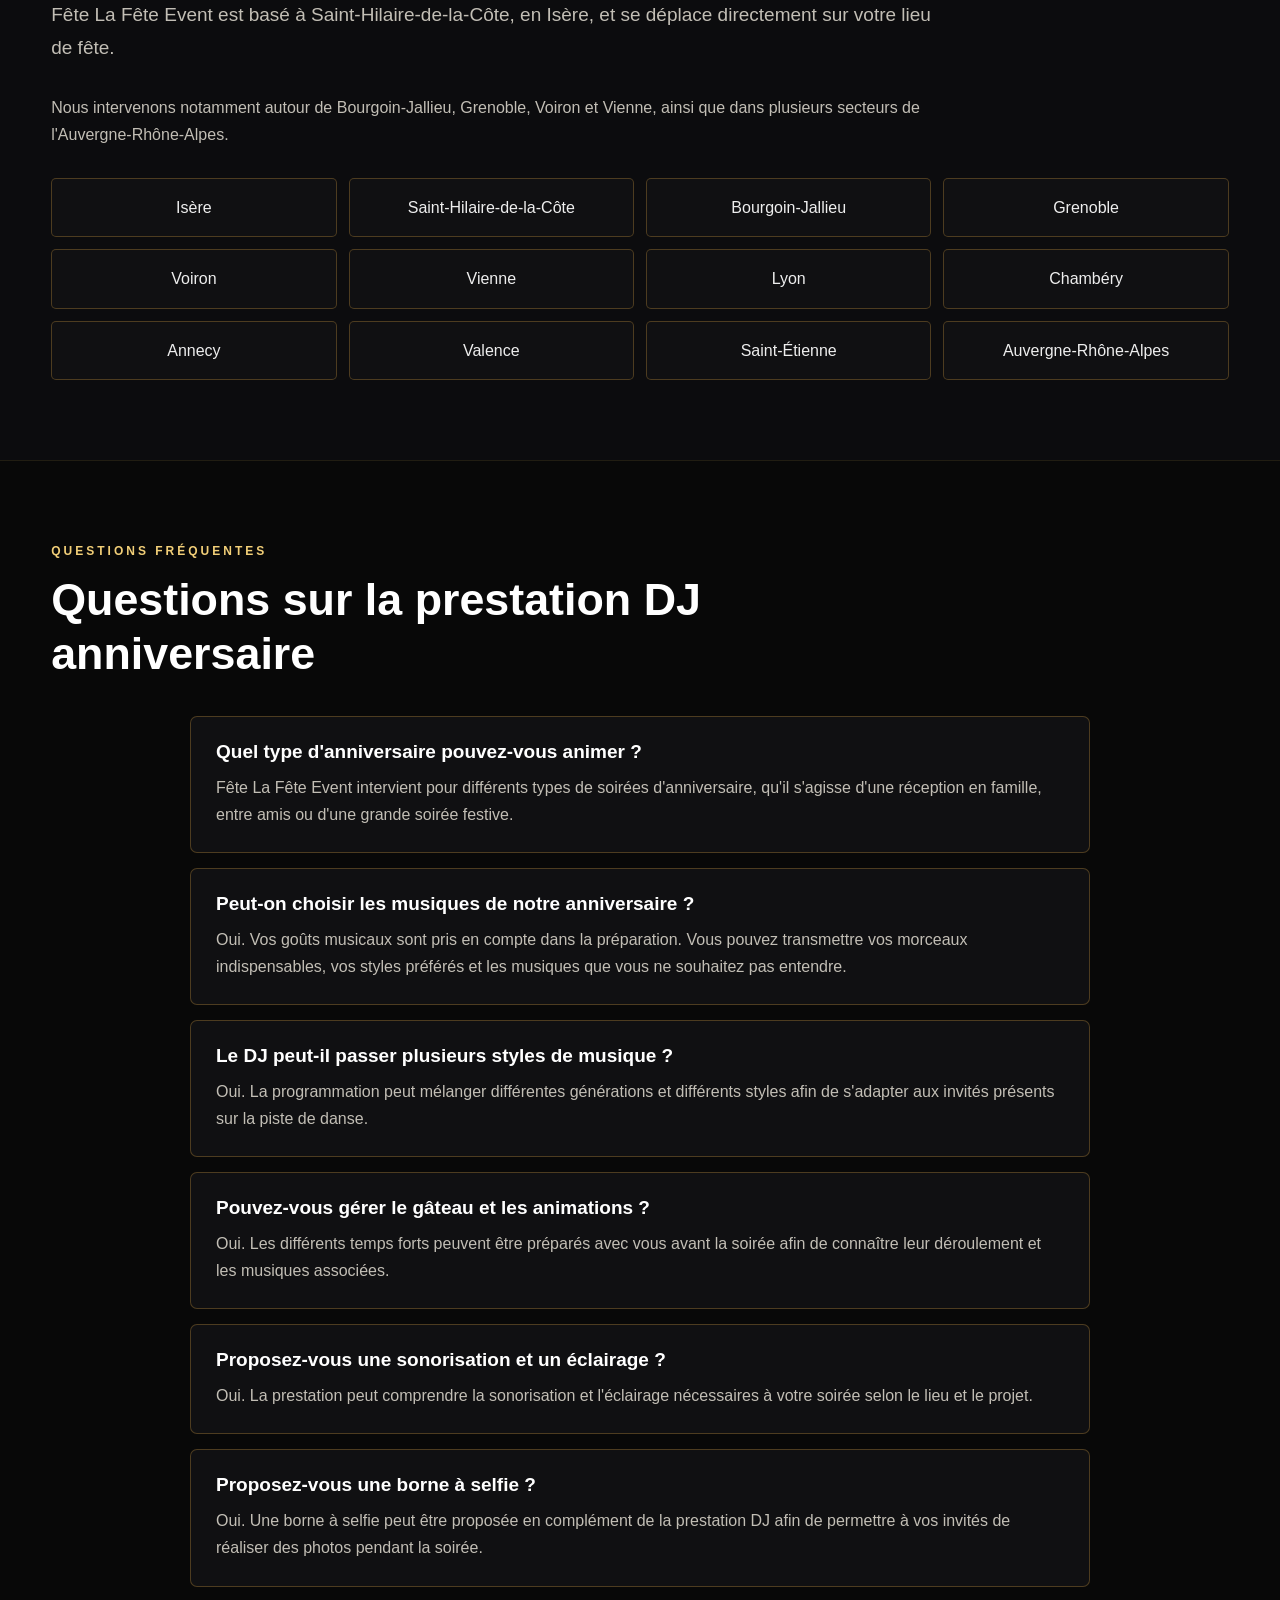
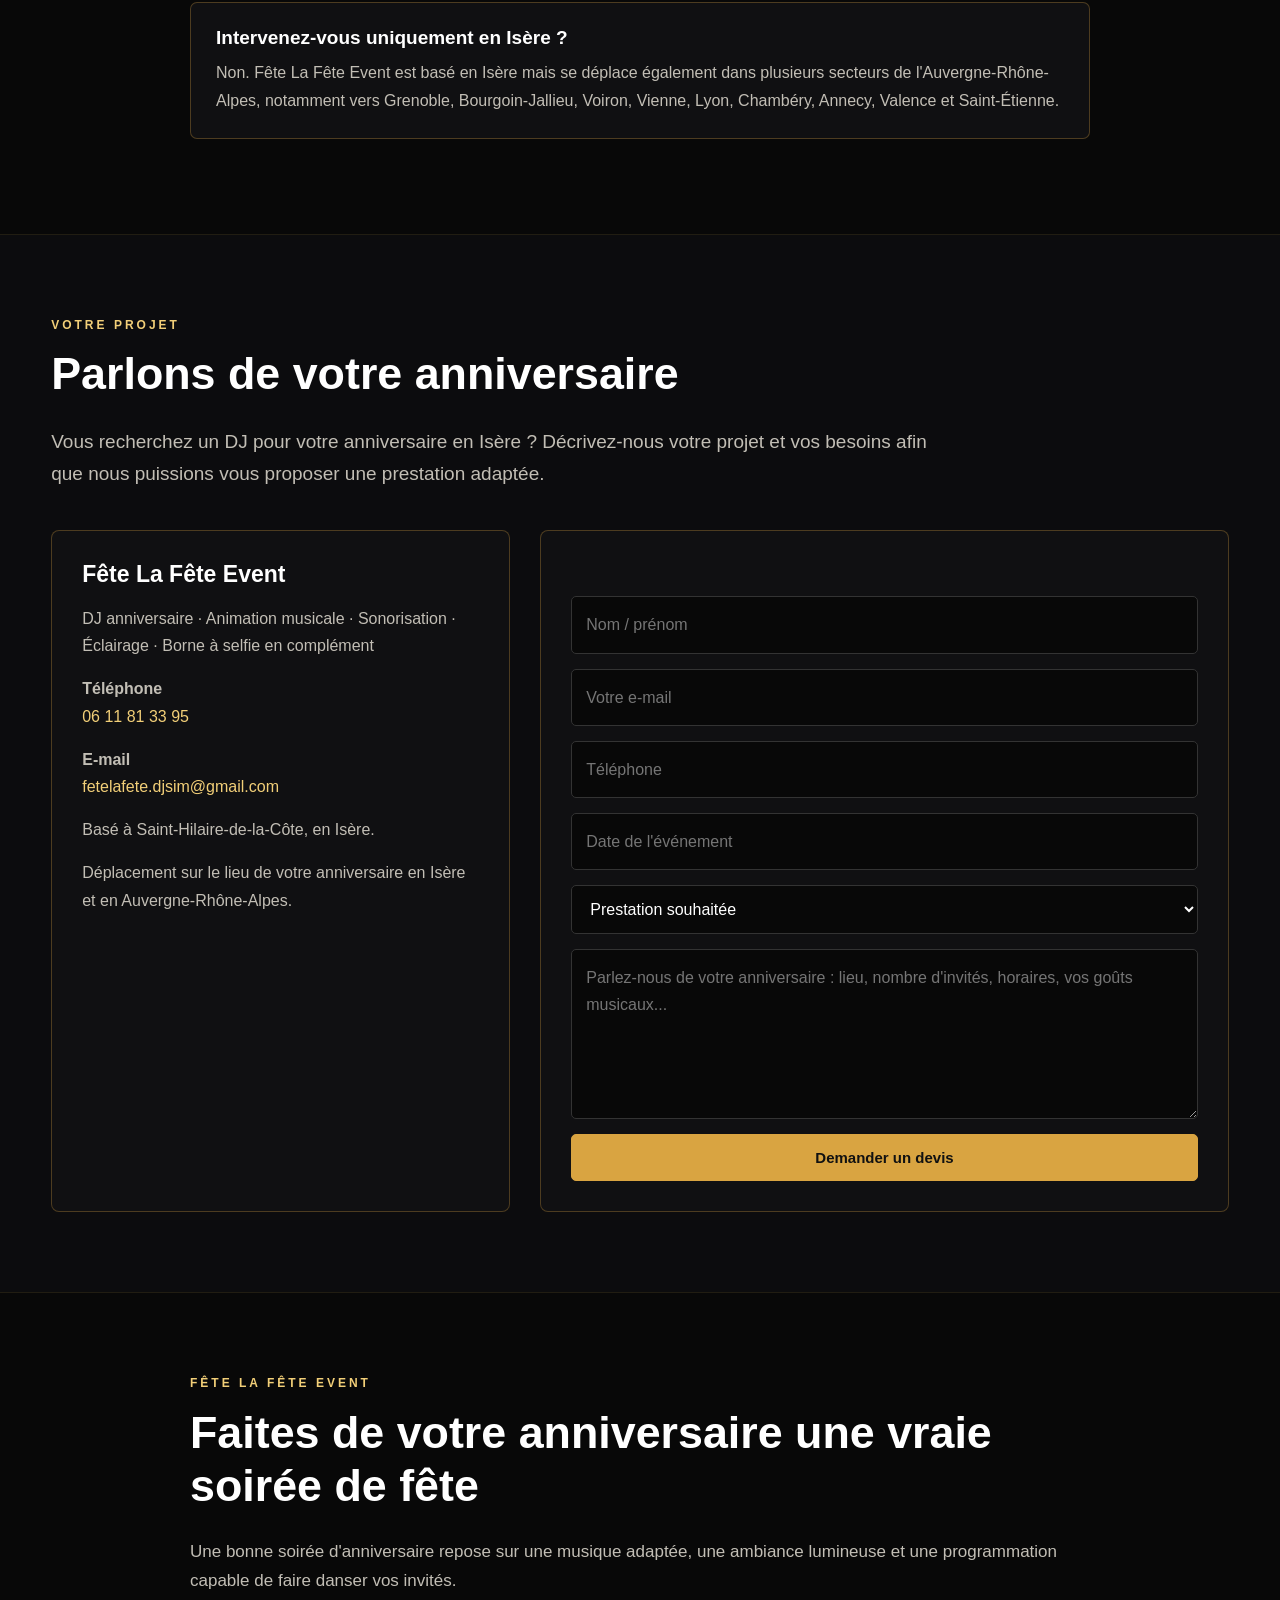
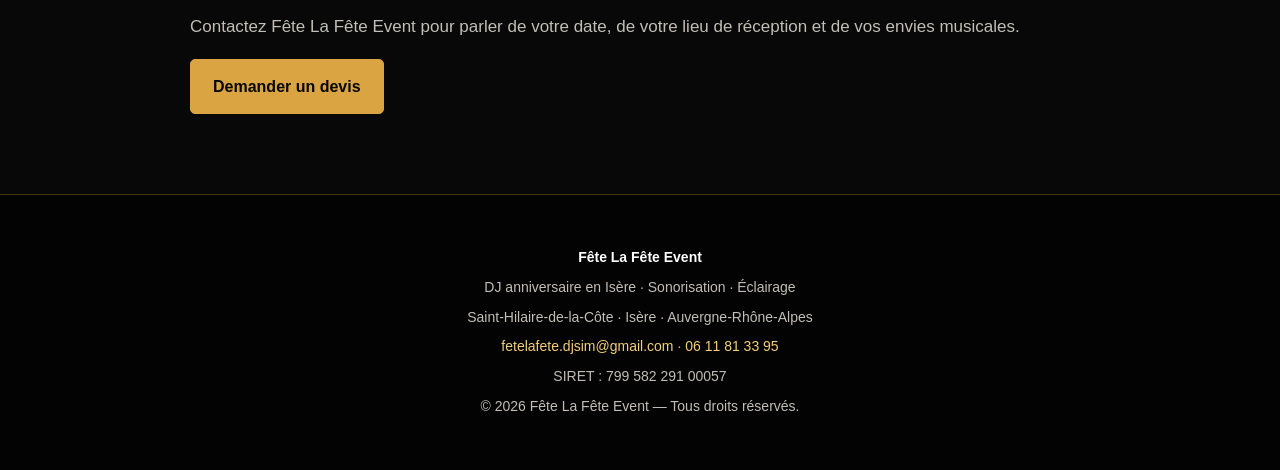
<file: dj-anniversaire.html>
<!DOCTYPE html>
<html lang="fr">
<head>
  <meta charset="UTF-8">
  <meta name="viewport" content="width=device-width, initial-scale=1.0">

  <title>DJ anniversaire en Isère (38) | Fête La Fête Event</title>

  <meta name="description" content="DJ anniversaire en Isère (38) : Fête La Fête Event assure l'animation musicale, la sonorisation et l'éclairage de votre soirée d'anniversaire. Intervention en Isère et en Auvergne-Rhône-Alpes.">

  <meta name="robots" content="index, follow, max-image-preview:large">
  <link rel="canonical" href="https://fetelafete-event.fr/dj-anniversaire.html">
  <link rel="icon" type="image/png" href="logo-fete-la-fete-event.png">

  <meta property="og:type" content="website">
  <meta property="og:locale" content="fr_FR">
  <meta property="og:site_name" content="Fête La Fête Event">
  <meta property="og:title" content="DJ anniversaire en Isère (38) | Fête La Fête Event">
  <meta property="og:description" content="DJ anniversaire, sonorisation et éclairage en Isère (38) et Auvergne-Rhône-Alpes.">
  <meta property="og:url" content="https://fetelafete-event.fr/dj-anniversaire.html">
  <meta property="og:image" content="https://fetelafete-event.fr/logo-fete-la-fete-event.png">
  <meta property="og:image:alt" content="Fête La Fête Event - DJ anniversaire en Isère">

  <meta name="twitter:card" content="summary">
  <meta name="twitter:title" content="DJ anniversaire en Isère (38) | Fête La Fête Event">
  <meta name="twitter:description" content="DJ anniversaire, sonorisation et éclairage en Isère (38) et Auvergne-Rhône-Alpes.">

  <link rel="stylesheet" href="styles.css">

  <script type="application/ld+json">
  {
    "@context": "https://schema.org",
    "@type": "ProfessionalService",
    "@id": "https://fetelafete-event.fr/dj-anniversaire.html#dj-anniversaire",
    "name": "Fête La Fête Event",
    "url": "https://fetelafete-event.fr/dj-anniversaire.html",
    "logo": "https://fetelafete-event.fr/logo-fete-la-fete-event.png",
    "telephone": "+33611813395",
    "email": "fetelafete.djsim@gmail.com",
    "taxID": "799 582 291 00057",
    "description": "DJ anniversaire en Isère avec animation musicale, sonorisation et éclairage pour les soirées d'anniversaire et événements privés.",
    "areaServed": [
      {"@type": "AdministrativeArea", "name": "Isère"},
      {"@type": "AdministrativeArea", "name": "Auvergne-Rhône-Alpes"},
      {"@type": "City", "name": "Saint-Hilaire-de-la-Côte"},
      {"@type": "City", "name": "Bourgoin-Jallieu"},
      {"@type": "City", "name": "Grenoble"},
      {"@type": "City", "name": "Voiron"},
      {"@type": "City", "name": "Vienne"},
      {"@type": "City", "name": "Lyon"},
      {"@type": "City", "name": "Chambéry"},
      {"@type": "City", "name": "Annecy"},
      {"@type": "City", "name": "Valence"},
      {"@type": "City", "name": "Saint-Étienne"}
    ],
    "serviceType": [
      "DJ anniversaire",
      "Animation musicale anniversaire",
      "Sonorisation anniversaire",
      "Éclairage anniversaire"
    ]
  }
  </script>

  <style>
    :root {
      --gold: #d9a441;
      --gold-light: #f2cf78;
      --black: #050505;
      --dark: #0c0c0e;
      --dark2: #111113;
      --text: #f5f2eb;
      --muted: #c2beb5;
      --line: rgba(217,164,65,.30);
    }

    * {
      box-sizing: border-box;
    }

    html {
      scroll-behavior: smooth;
    }

    body {
      margin: 0;
      background: var(--black);
      color: var(--text);
      font-family: Arial, Helvetica, sans-serif;
      line-height: 1.7;
    }

    a {
      color: inherit;
      text-decoration: none;
    }

    img {
      max-width: 100%;
      display: block;
    }

    .container {
      width: min(1180px, 92%);
      margin: 0 auto;
    }

    .site-header {
      position: sticky;
      top: 0;
      z-index: 100;
      background: rgba(5,5,5,.96);
      backdrop-filter: blur(10px);
      border-bottom: 1px solid var(--line);
    }

    .header-inner {
      min-height: 78px;
      display: flex;
      align-items: center;
      justify-content: space-between;
      gap: 25px;
    }

    .logo-link {
      display: block;
      flex-shrink: 0;
    }

    .logo {
      width: 82px;
      height: auto;
    }

    nav {
      display: flex;
      align-items: center;
      justify-content: flex-end;
      flex-wrap: wrap;
      gap: 20px;
    }

    nav a {
      font-size: 14px;
      color: #eee;
      transition: color .2s ease;
    }

    nav a:hover {
      color: var(--gold-light);
    }

    nav .cta {
      padding: 10px 17px;
      border: 1px solid var(--gold);
      border-radius: 5px;
      color: var(--gold-light);
    }

    .section {
      padding: 80px 0;
    }

    .section-alt {
      background: var(--dark);
    }

    .eyebrow {
      color: var(--gold-light);
      text-transform: uppercase;
      letter-spacing: 3px;
      font-size: 12px;
      font-weight: bold;
      margin-bottom: 12px;
    }

    h1, h2, h3 {
      line-height: 1.2;
    }

    h1 {
      font-size: clamp(38px, 5vw, 64px);
      margin: 15px 0 25px;
    }

    h2 {
      font-size: clamp(30px, 4vw, 44px);
      margin: 0 0 25px;
    }

    h3 {
      font-size: 23px;
      margin: 0 0 15px;
    }

    p {
      color: var(--muted);
    }

    .lead {
      max-width: 850px;
      font-size: 19px;
      margin: 0 auto 30px;
    }

    .lead strong {
      color: #fff;
    }

    .cta {
      display: inline-block;
      padding: 13px 22px;
      border: 1px solid var(--gold);
      border-radius: 5px;
      color: var(--gold-light);
      font-weight: bold;
      transition: all .2s ease;
    }

    .cta:hover {
      background: var(--gold);
      color: #111;
    }

    .hero {
      padding: 75px 0 65px;
      text-align: center;
      background: radial-gradient(
        circle at center,
        rgba(217,164,65,.09),
        transparent 55%
      );
    }

    .hero-logo {
      width: 190px;
      max-width: 55%;
      margin: 0 auto 30px;
    }

    .hero h1 {
      max-width: 950px;
      margin-left: auto;
      margin-right: auto;
    }

    .hero-text {
      max-width: 850px;
      margin: 0 auto 30px;
      font-size: 19px;
    }

    .hero-photo {
      margin-top: 55px;
    }

    .hero-photo img {
      width: 100%;
      height: 520px;
      object-fit: cover;
      border-radius: 10px;
      border: 1px solid var(--line);
      box-shadow: 0 20px 60px rgba(0,0,0,.45);
    }

    .content {
      max-width: 900px;
      margin: 0 auto;
    }

    .content p {
      font-size: 17px;
    }

    .content strong {
      color: #fff;
    }

    .cards {
      display: grid;
      grid-template-columns: repeat(2, 1fr);
      gap: 24px;
      margin-top: 40px;
    }

    .card {
      padding: 30px;
      background: var(--dark2);
      border: 1px solid var(--line);
      border-radius: 8px;
    }

    .card p {
      margin-bottom: 0;
    }

    .card h3 {
      color: #fff;
    }

    .gallery {
      display: grid;
      grid-template-columns: repeat(3, 1fr);
      gap: 18px;
      margin-top: 40px;
    }

    .gallery img {
      width: 100%;
      height: 260px;
      object-fit: cover;
      border-radius: 8px;
      border: 1px solid var(--line);
    }

    .real-photo {
      margin: 35px auto;
      max-width: 900px;
    }

    .real-photo img {
      width: 100%;
      height: auto;
      border-radius: 8px;
      border: 1px solid var(--line);
      box-shadow: 0 15px 40px rgba(0,0,0,.35);
    }

    .steps {
      display: grid;
      grid-template-columns: repeat(4, 1fr);
      gap: 20px;
      margin-top: 40px;
    }

    .step {
      padding: 25px 20px;
      background: #101012;
      border-top: 2px solid var(--gold);
      border-radius: 5px;
    }

    .step-number {
      font-size: 30px;
      font-weight: bold;
      color: var(--gold-light);
      margin-bottom: 10px;
    }

    .step h3 {
      font-size: 20px;
    }

    .equipment {
      display: grid;
      grid-template-columns: repeat(2, 1fr);
      gap: 24px;
      margin-top: 35px;
    }

    .equipment-box {
      padding: 28px;
      background: #101012;
      border: 1px solid var(--line);
      border-radius: 8px;
    }

    .equipment-box ul {
      padding-left: 20px;
      color: var(--muted);
    }

    .equipment-box li {
      margin-bottom: 8px;
    }

    .zones {
      display: grid;
      grid-template-columns: repeat(4, 1fr);
      gap: 12px;
      margin-top: 30px;
    }

    .zone {
      padding: 15px;
      text-align: center;
      background: #101012;
      border: 1px solid var(--line);
      border-radius: 5px;
      color: #eee;
    }

    .faq {
      max-width: 900px;
      margin: 35px auto 0;
    }

    .faq-item {
      margin-bottom: 15px;
      padding: 24px 25px;
      background: #101012;
      border: 1px solid var(--line);
      border-radius: 7px;
    }

    .faq-item h3 {
      color: #fff;
      font-size: 19px;
      margin-bottom: 10px;
    }

    .faq-item p {
      margin: 0;
    }

    .contact-grid {
      display: grid;
      grid-template-columns: .8fr 1.2fr;
      gap: 30px;
      margin-top: 40px;
    }

    .contact-box,
    .form-box {
      background: #101012;
      border: 1px solid var(--line);
      border-radius: 8px;
      padding: 30px;
    }

    .contact-box h3 {
      color: #fff;
    }

    .contact-link {
      color: var(--gold-light);
    }

    form {
      display: grid;
      gap: 15px;
    }

    input,
    select,
    textarea {
      width: 100%;
      padding: 14px;
      border: 1px solid #333;
      border-radius: 5px;
      background: #080808;
      color: #fff;
      font: inherit;
    }

    textarea {
      min-height: 170px;
      resize: vertical;
    }

    button {
      padding: 14px 22px;
      border: 1px solid var(--gold);
      border-radius: 5px;
      background: var(--gold);
      color: #111;
      font-weight: bold;
      font-size: 15px;
      cursor: pointer;
    }

    .site-footer {
      padding: 45px 0;
      background: #030303;
      border-top: 1px solid var(--line);
      text-align: center;
    }

    .site-footer p {
      margin: 6px 0;
      font-size: 14px;
    }

    .site-footer strong {
      color: #fff;
    }

    @media (max-width: 850px) {
      .header-inner {
        flex-direction: column;
        padding: 15px 0;
      }

      nav {
        justify-content: center;
      }

      .cards,
      .equipment,
      .contact-grid {
        grid-template-columns: 1fr;
      }

      .steps {
        grid-template-columns: repeat(2, 1fr);
      }

      .zones {
        grid-template-columns: repeat(2, 1fr);
      }

      .gallery {
        grid-template-columns: 1fr;
      }

      .gallery img {
        height: 300px;
      }
    }

    @media (max-width: 560px) {
      .section {
        padding: 60px 0;
      }

      .hero {
        padding: 50px 0;
      }

      .hero-logo {
        width: 155px;
      }

      .hero-photo img {
        height: 320px;
      }

      .steps {
        grid-template-columns: 1fr;
      }

      .zones {
        grid-template-columns: 1fr 1fr;
      }

      .card,
      .equipment-box,
      .contact-box,
      .form-box {
        padding: 23px;
      }
    }
  </style>
</head>

<body>

  <header class="site-header">
    <div class="container header-inner">

      <a href="/" class="logo-link" aria-label="Fête La Fête Event - Accueil">
        <img
          src="logo-fete-la-fete-event.png"
          alt="Fête La Fête Event"
          class="logo">
      </a>

      <nav>
        <a href="/">Accueil</a>
        <a href="#prestation">La prestation</a>
        <a href="#anniversaire">Votre anniversaire</a>
        <a href="#zones">Zones</a>
        <a href="#devis" class="cta">Demander un devis</a>
      </nav>

    </div>
  </header>

  <main>

    <section class="hero">
      <div class="container">

        <img
          class="hero-logo"
          src="logo-fete-la-fete-event.png"
          alt="Fête La Fête Event - DJ anniversaire en Isère"
          width="190"
          height="190"
          loading="eager">

        <div class="eyebrow">
          DJ anniversaire · Isère & Auvergne-Rhône-Alpes
        </div>

        <h1>DJ anniversaire en Isère</h1>

        <p class="hero-text">
          Fête La Fête Event vous accompagne pour faire de votre
          anniversaire une véritable soirée festive avec une
          animation musicale personnalisée, une sonorisation adaptée
          et un éclairage dynamique.
        </p>

        <a href="#devis" class="cta">
          Demander un devis
        </a>

        <div class="hero-photo">
          <img
            src="photos/animation-dj-anniversaire.webp"
            alt="Animation DJ anniversaire et ambiance festive Fête La Fête Event"
            loading="eager">
        </div>

      </div>
    </section>

    <section class="section section-alt" id="prestation">
      <div class="container content">

        <div class="eyebrow">
          DJ anniversaire en Isère
        </div>

        <h2>
          Une soirée d'anniversaire pensée pour faire danser vos invités
        </h2>

        <p>
          Un anniversaire est l'occasion de réunir sa famille,
          ses amis et ses proches autour d'une soirée qui doit
          rester mémorable.
        </p>

        <p>
          Chez <strong>Fête La Fête Event</strong>, la prestation DJ
          est préparée selon vos goûts musicaux, le lieu de
          réception et l'ambiance que vous souhaitez donner à
          votre soirée.
        </p>

        <p>
          Que vous organisiez une petite fête entre proches ou
          une grande soirée avec de nombreux invités, la
          programmation musicale est adaptée à votre événement
          et à l'ambiance que vous souhaitez créer.
        </p>

        <p>
          Basé à <strong>Saint-Hilaire-de-la-Côte</strong>, Fête La
          Fête Event intervient directement sur votre lieu de fête
          en Isère et se déplace également dans toute
          l'Auvergne-Rhône-Alpes.
        </p>

      </div>
    </section>

    <section class="section" id="anniversaire">
      <div class="container">

        <div class="eyebrow">
          Une prestation personnalisée
        </div>

        <h2>Votre anniversaire, votre ambiance</h2>

        <p class="lead" style="margin-left:0;">
          Chaque anniversaire possède sa propre ambiance.
          La programmation musicale et l'animation sont
          préparées selon vos envies et vos invités.
        </p>

        <div class="cards">

          <article class="card">
            <h3>Vos goûts musicaux</h3>
            <p>
              Vous pouvez nous indiquer les styles musicaux que
              vous aimez, les morceaux indispensables à votre
              soirée et ceux que vous ne souhaitez pas entendre.
            </p>
          </article>

          <article class="card">
            <h3>Une programmation adaptée</h3>
            <p>
              La programmation peut évoluer au cours de la soirée
              afin de s'adapter à l'ambiance créée par vos invités
              et à l'ouverture de la piste de danse.
            </p>
          </article>

          <article class="card">
            <h3>Les moments importants</h3>
            <p>
              Gâteau, bougies, surprises, discours, animations ou
              autres moments particuliers peuvent être préparés
              en amont avec vous.
            </p>
          </article>

          <article class="card">
            <h3>Une vraie soirée dansante</h3>
            <p>
              Lorsque la piste de danse ouvre, l'objectif est de
              créer une ambiance festive et dynamique avec une
              programmation adaptée à vos invités.
            </p>
          </article>

        </div>
      </div>
    </section>

    <section class="section section-alt">
      <div class="container">

        <div class="eyebrow">
          L'ambiance de votre soirée
        </div>

        <h2>Une ambiance musicale et lumineuse</h2>

        <p class="lead" style="margin-left:0;">
          La musique et l'éclairage participent ensemble à
          l'ambiance de votre anniversaire.
        </p>

        <div class="gallery">

          <img
            src="photos/ambiance-soiree-privee.webp"
            alt="Ambiance de soirée privée animée par Fête La Fête Event"
            loading="lazy">

          <img
            src="photos/effets-laser-piste-de-danse.webp"
            alt="Effets laser et éclairage de la piste de danse"
            loading="lazy">

          <img
            src="photos/ambiance-dj-piste-de-danse.webp"
            alt="Ambiance DJ et piste de danse pendant une soirée festive"
            loading="lazy">

        </div>
      </div>
    </section>

    <section class="section">
      <div class="container">

        <div class="eyebrow">
          Une soirée qui évolue
        </div>

        <h2>
          Le DJ accompagne les différents moments de votre anniversaire
        </h2>

        <div class="cards">

          <article class="card">
            <h3>Accueil des invités</h3>
            <p>
              Une ambiance musicale adaptée permet d'accompagner
              l'arrivée de vos invités et les premiers échanges.
            </p>
          </article>

          <article class="card">
            <h3>Repas et animations</h3>
            <p>
              La musique reste présente sans prendre le dessus
              pendant le repas et peut accompagner les discours,
              surprises et animations.
            </p>
          </article>

          <article class="card">
            <h3>Gâteau et moment anniversaire</h3>
            <p>
              L'arrivée du gâteau, les bougies, les photos et les
              moments importants de la soirée peuvent être
              accompagnés musicalement.
            </p>
          </article>

          <article class="card">
            <h3>Ouverture de la piste</h3>
            <p>
              Lorsque la soirée dansante commence, la programmation
              devient plus dynamique et évolue selon l'ambiance
              créée par vos invités.
            </p>
          </article>

        </div>
      </div>
    </section>

    <section class="section section-alt">
      <div class="container">

        <div class="eyebrow">Préparation</div>

        <h2>Votre anniversaire se prépare avant la soirée</h2>

        <p class="lead" style="margin-left:0;">
          Nous échangeons avec vous afin de connaître vos envies
          et de préparer une prestation adaptée à votre événement.
        </p>

        <div class="steps">

          <article class="step">
            <div class="step-number">01</div>
            <h3>Votre projet</h3>
            <p>
              Date, lieu, nombre d'invités et horaires de votre
              anniversaire.
            </p>
          </article>

          <article class="step">
            <div class="step-number">02</div>
            <h3>Vos goûts</h3>
            <p>
              Styles musicaux, artistes, morceaux indispensables
              et musiques à éviter.
            </p>
          </article>

          <article class="step">
            <div class="step-number">03</div>
            <h3>Les temps forts</h3>
            <p>
              Gâteau, bougies, surprises, discours, animations
              et moments particuliers.
            </p>
          </article>

          <article class="step">
            <div class="step-number">04</div>
            <h3>Le jour J</h3>
            <p>
              Installation, réglages, sonorisation, éclairage
              et animation musicale.
            </p>
          </article>

        </div>
      </div>
    </section>

    <section class="section">
      <div class="container content">

        <div class="eyebrow">Sonorisation</div>

        <h2>Une sonorisation adaptée à votre salle</h2>

        <p>
          La qualité du son est essentielle pour profiter
          pleinement d'une soirée d'anniversaire. Le matériel est
          installé en fonction de la configuration du lieu et du
          nombre d'invités.
        </p>

        <p>
          L'objectif est d'obtenir une diffusion agréable pendant
          les moments calmes et suffisamment dynamique lorsque la
          piste de danse est ouverte.
        </p>

        <p>
          Lorsque votre anniversaire se déroule dans un espace
          extérieur ou dans une salle particulière, l'installation
          peut être adaptée aux contraintes du lieu.
        </p>

      </div>
    </section>

    <section class="section section-alt">
      <div class="container content">

        <div class="eyebrow">Lumière & ambiance</div>

        <h2>Des éclairages pour transformer la soirée</h2>

        <p>
          L'éclairage permet de faire évoluer l'ambiance de votre
          anniversaire lorsque la soirée passe du repas à la fête.
        </p>

        <p>
          Fête La Fête Event utilise différents éclairages
          événementiels afin de mettre en valeur la piste de danse
          et de créer une ambiance festive.
        </p>

        <p>
          Les effets lumineux sont associés à la musique pour
          créer une atmosphère dynamique tout en conservant une
          installation adaptée à votre lieu de réception.
        </p>

      </div>
    </section>

    <section class="section">
      <div class="container">

        <div class="eyebrow">
          Installation professionnelle
        </div>

        <h2>Une installation adaptée à votre anniversaire</h2>

        <p class="lead" style="margin-left:0;">
          Le matériel est choisi et installé selon la configuration
          de votre soirée.
        </p>

        <div class="real-photo">
          <img
            src="photos/materiel-dj-eclairage-violet.webp"
            alt="Matériel DJ professionnel et éclairage violet de Fête La Fête Event"
            loading="lazy">
        </div>

        <div class="equipment">

          <div class="equipment-box">
            <h3>Sonorisation</h3>
            <ul>
              <li>Système de diffusion professionnel</li>
              <li>Sonorisation adaptée à la piste de danse</li>
              <li>Micros sans fil</li>
              <li>Installation adaptée à la salle</li>
              <li>Possibilité de sonoriser un espace extérieur</li>
            </ul>
          </div>

          <div class="equipment-box">
            <h3>Éclairage</h3>
            <ul>
              <li>Éclairages LED d'ambiance</li>
              <li>Lyres et éclairages dynamiques</li>
              <li>Éclairage de la piste de danse</li>
              <li>Effets lumineux multicolores</li>
              <li>Installation adaptée au lieu</li>
            </ul>
          </div>

        </div>
      </div>
    </section>

    <section class="section section-alt">
      <div class="container content">

        <div class="eyebrow">
          Une option pour vos invités
        </div>

        <h2>
          Une borne à selfie pour garder les souvenirs de la soirée
        </h2>

        <p>
          Pour compléter votre anniversaire, une borne à selfie
          peut également être proposée en complément de la
          prestation.
        </p>

        <p>
          Vos invités peuvent ainsi réaliser des photos pendant
          la soirée et repartir avec des souvenirs de votre
          événement.
        </p>

        <div class="real-photo">
          <img
            src="photos/borne-selfie-evenement.webp"
            alt="Borne à selfie Fête La Fête Event pour anniversaire et soirée privée"
            loading="lazy">
        </div>

      </div>
    </section>

    <section class="section">
      <div class="container content">

        <div class="eyebrow">Fête La Fête Event</div>

        <h2>
          Pourquoi choisir Fête La Fête Event pour votre anniversaire ?
        </h2>

        <p>
          Le rôle du DJ ne consiste pas simplement à lancer une
          playlist. Une soirée réussie demande une programmation
          capable de s'adapter aux invités et à l'évolution de
          l'ambiance.
        </p>

        <p>
          Nous prenons le temps d'échanger avec vous avant votre
          anniversaire afin de connaître vos goûts musicaux, les
          morceaux importants et les différents moments que vous
          souhaitez organiser.
        </p>

        <p>
          L'installation est réalisée directement sur votre lieu
          de fête. Fête La Fête Event est une activité mobile et
          ne reçoit pas de clientèle à domicile.
        </p>

        <p>
          Vous préparez également votre mariage ? Découvrez notre
          <a href="/dj-photographe-mariage.html" style="color:var(--gold-light); text-decoration:underline;">
            pack DJ + Photographe mariage en Isère
          </a>.
        </p>

      </div>
    </section>

    <section class="section section-alt" id="zones">
      <div class="container">

        <div class="eyebrow">Zone d'intervention</div>

        <h2>
          DJ anniversaire en Isère et en Auvergne-Rhône-Alpes
        </h2>

        <p class="lead" style="margin-left:0;">
          Fête La Fête Event est basé à Saint-Hilaire-de-la-Côte,
          en Isère, et se déplace directement sur votre lieu de fête.
        </p>

        <p>
          Nous intervenons notamment autour de Bourgoin-Jallieu,
          Grenoble, Voiron et Vienne, ainsi que dans plusieurs
          secteurs de l'Auvergne-Rhône-Alpes.
        </p>

        <div class="zones">
          <div class="zone">Isère</div>
          <div class="zone">Saint-Hilaire-de-la-Côte</div>
          <div class="zone">Bourgoin-Jallieu</div>
          <div class="zone">Grenoble</div>
          <div class="zone">Voiron</div>
          <div class="zone">Vienne</div>
          <div class="zone">Lyon</div>
          <div class="zone">Chambéry</div>
          <div class="zone">Annecy</div>
          <div class="zone">Valence</div>
          <div class="zone">Saint-Étienne</div>
          <div class="zone">Auvergne-Rhône-Alpes</div>
        </div>

      </div>
    </section>

    <section class="section">
      <div class="container">

        <div class="eyebrow">Questions fréquentes</div>

        <h2>Questions sur la prestation DJ anniversaire</h2>

        <div class="faq">

          <article class="faq-item">
            <h3>Quel type d'anniversaire pouvez-vous animer ?</h3>
            <p>
              Fête La Fête Event intervient pour différents types
              de soirées d'anniversaire, qu'il s'agisse d'une
              réception en famille, entre amis ou d'une grande
              soirée festive.
            </p>
          </article>

          <article class="faq-item">
            <h3>Peut-on choisir les musiques de notre anniversaire ?</h3>
            <p>
              Oui. Vos goûts musicaux sont pris en compte dans la
              préparation. Vous pouvez transmettre vos morceaux
              indispensables, vos styles préférés et les musiques
              que vous ne souhaitez pas entendre.
            </p>
          </article>

          <article class="faq-item">
            <h3>Le DJ peut-il passer plusieurs styles de musique ?</h3>
            <p>
              Oui. La programmation peut mélanger différentes
              générations et différents styles afin de s'adapter
              aux invités présents sur la piste de danse.
            </p>
          </article>

          <article class="faq-item">
            <h3>Pouvez-vous gérer le gâteau et les animations ?</h3>
            <p>
              Oui. Les différents temps forts peuvent être préparés
              avec vous avant la soirée afin de connaître leur
              déroulement et les musiques associées.
            </p>
          </article>

          <article class="faq-item">
            <h3>Proposez-vous une sonorisation et un éclairage ?</h3>
            <p>
              Oui. La prestation peut comprendre la sonorisation
              et l'éclairage nécessaires à votre soirée selon le
              lieu et le projet.
            </p>
          </article>

          <article class="faq-item">
            <h3>Proposez-vous une borne à selfie ?</h3>
            <p>
              Oui. Une borne à selfie peut être proposée en
              complément de la prestation DJ afin de permettre
              à vos invités de réaliser des photos pendant la soirée.
            </p>
          </article>

          <article class="faq-item">
            <h3>Intervenez-vous uniquement en Isère ?</h3>
            <p>
              Non. Fête La Fête Event est basé en Isère mais se
              déplace également dans plusieurs secteurs de
              l'Auvergne-Rhône-Alpes, notamment vers Grenoble,
              Bourgoin-Jallieu, Voiron, Vienne, Lyon, Chambéry,
              Annecy, Valence et Saint-Étienne.
            </p>
          </article>

        </div>
      </div>
    </section>

    <section class="section section-alt" id="devis">
      <div class="container">

        <div class="eyebrow">Votre projet</div>

        <h2>Parlons de votre anniversaire</h2>

        <p class="lead" style="margin-left:0;">
          Vous recherchez un DJ pour votre anniversaire en Isère ?
          Décrivez-nous votre projet et vos besoins afin que nous
          puissions vous proposer une prestation adaptée.
        </p>

        <div class="contact-grid">

          <div class="contact-box">

            <h3>Fête La Fête Event</h3>

            <p>
              DJ anniversaire · Animation musicale · Sonorisation ·
              Éclairage · Borne à selfie en complément
            </p>

            <p>
              <strong>Téléphone</strong>
              <br>
              <a class="contact-link" href="tel:+33611813395">
                06 11 81 33 95
              </a>
            </p>

            <p>
              <strong>E-mail</strong>
              <br>
              <a class="contact-link" href="mailto:fetelafete.djsim@gmail.com">
                fetelafete.djsim@gmail.com
              </a>
            </p>

            <p>
              Basé à Saint-Hilaire-de-la-Côte,
              en Isère.
            </p>

            <p>
              Déplacement sur le lieu de votre anniversaire
              en Isère et en Auvergne-Rhône-Alpes.
            </p>

          </div>

          <div class="form-box">

            <form action="https://formspree.io/f/xoeagnag" method="POST">

              <input
                type="text"
                name="nom"
                placeholder="Nom / prénom"
                required>

              <input
                type="email"
                name="email"
                placeholder="Votre e-mail"
                required>

              <input
                type="tel"
                name="telephone"
                placeholder="Téléphone">

              <input
                type="text"
                name="date"
                placeholder="Date de l'événement">

              <select name="prestation">

                <option value="">
                  Prestation souhaitée
                </option>

                <option value="DJ anniversaire">
                  DJ anniversaire
                </option>

                <option value="DJ + Borne à selfie">
                  DJ + Borne à selfie
                </option>

                <option value="Borne à selfie">
                  Borne à selfie
                </option>

                <option value="Autre demande">
                  Autre demande
                </option>

              </select>

              <textarea
                name="message"
                placeholder="Parlez-nous de votre anniversaire : lieu, nombre d'invités, horaires, vos goûts musicaux..."
              ></textarea>

              <button type="submit">
                Demander un devis
              </button>

            </form>

          </div>
        </div>
      </div>
    </section>

    <section class="section">
      <div class="container content">

        <div class="eyebrow">Fête La Fête Event</div>

        <h2>
          Faites de votre anniversaire une vraie soirée de fête
        </h2>

        <p>
          Une bonne soirée d'anniversaire repose sur une musique
          adaptée, une ambiance lumineuse et une programmation
          capable de faire danser vos invités.
        </p>

        <p>
          Contactez Fête La Fête Event pour parler de votre date,
          de votre lieu de réception et de vos envies musicales.
        </p>

        <a href="#devis" class="cta">
          Demander un devis
        </a>

      </div>
    </section>

  </main>

  <footer class="site-footer">
    <div class="container">

      <p>
        <strong>Fête La Fête Event</strong>
      </p>

      <p>
        DJ anniversaire en Isère · Sonorisation · Éclairage
      </p>

      <p>
        Saint-Hilaire-de-la-Côte · Isère · Auvergne-Rhône-Alpes
      </p>

      <p>
        <a href="mailto:fetelafete.djsim@gmail.com">
          fetelafete.djsim@gmail.com
        </a>
        ·
        <a href="tel:+33611813395">
          06 11 81 33 95
        </a>
      </p>

      <p>
        SIRET : 799 582 291 00057
      </p>

      <p>
        © 2026 Fête La Fête Event — Tous droits réservés.
      </p>

    </div>
  </footer>

</body>
</html>
</file>
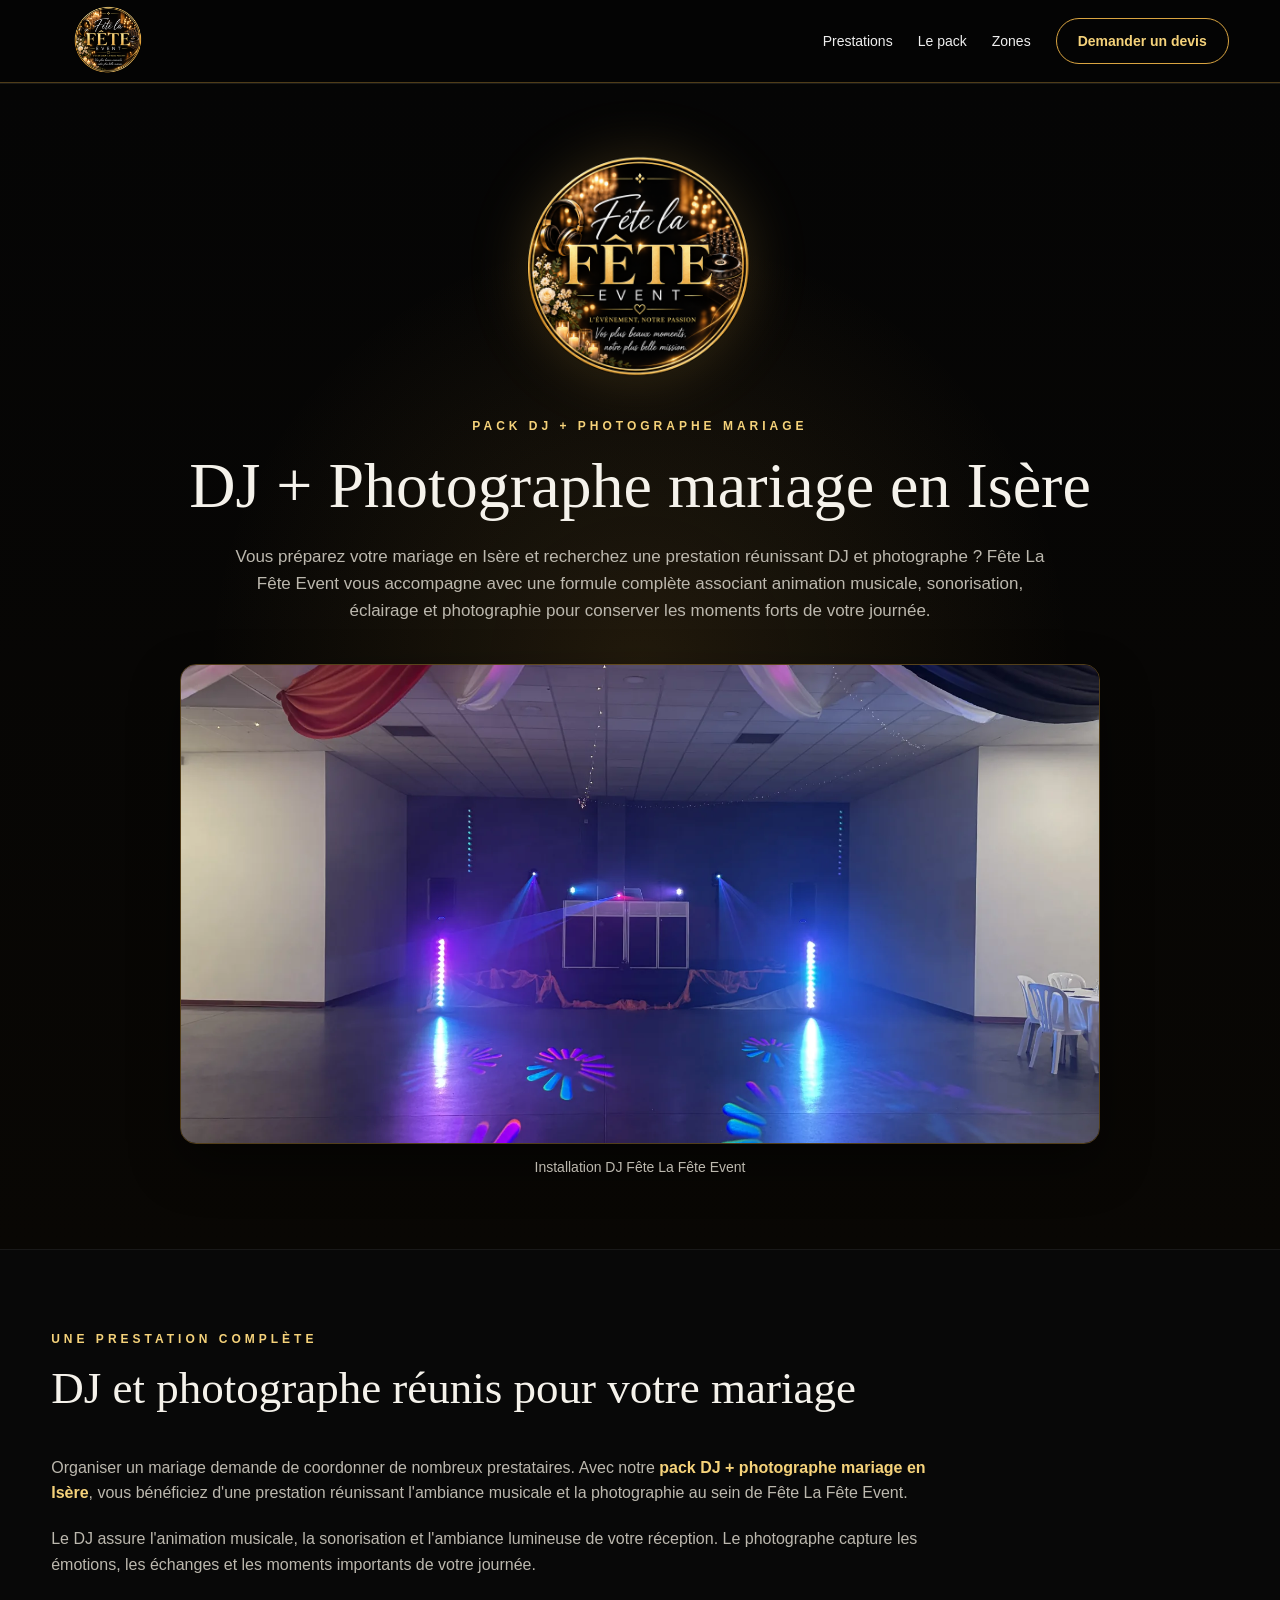
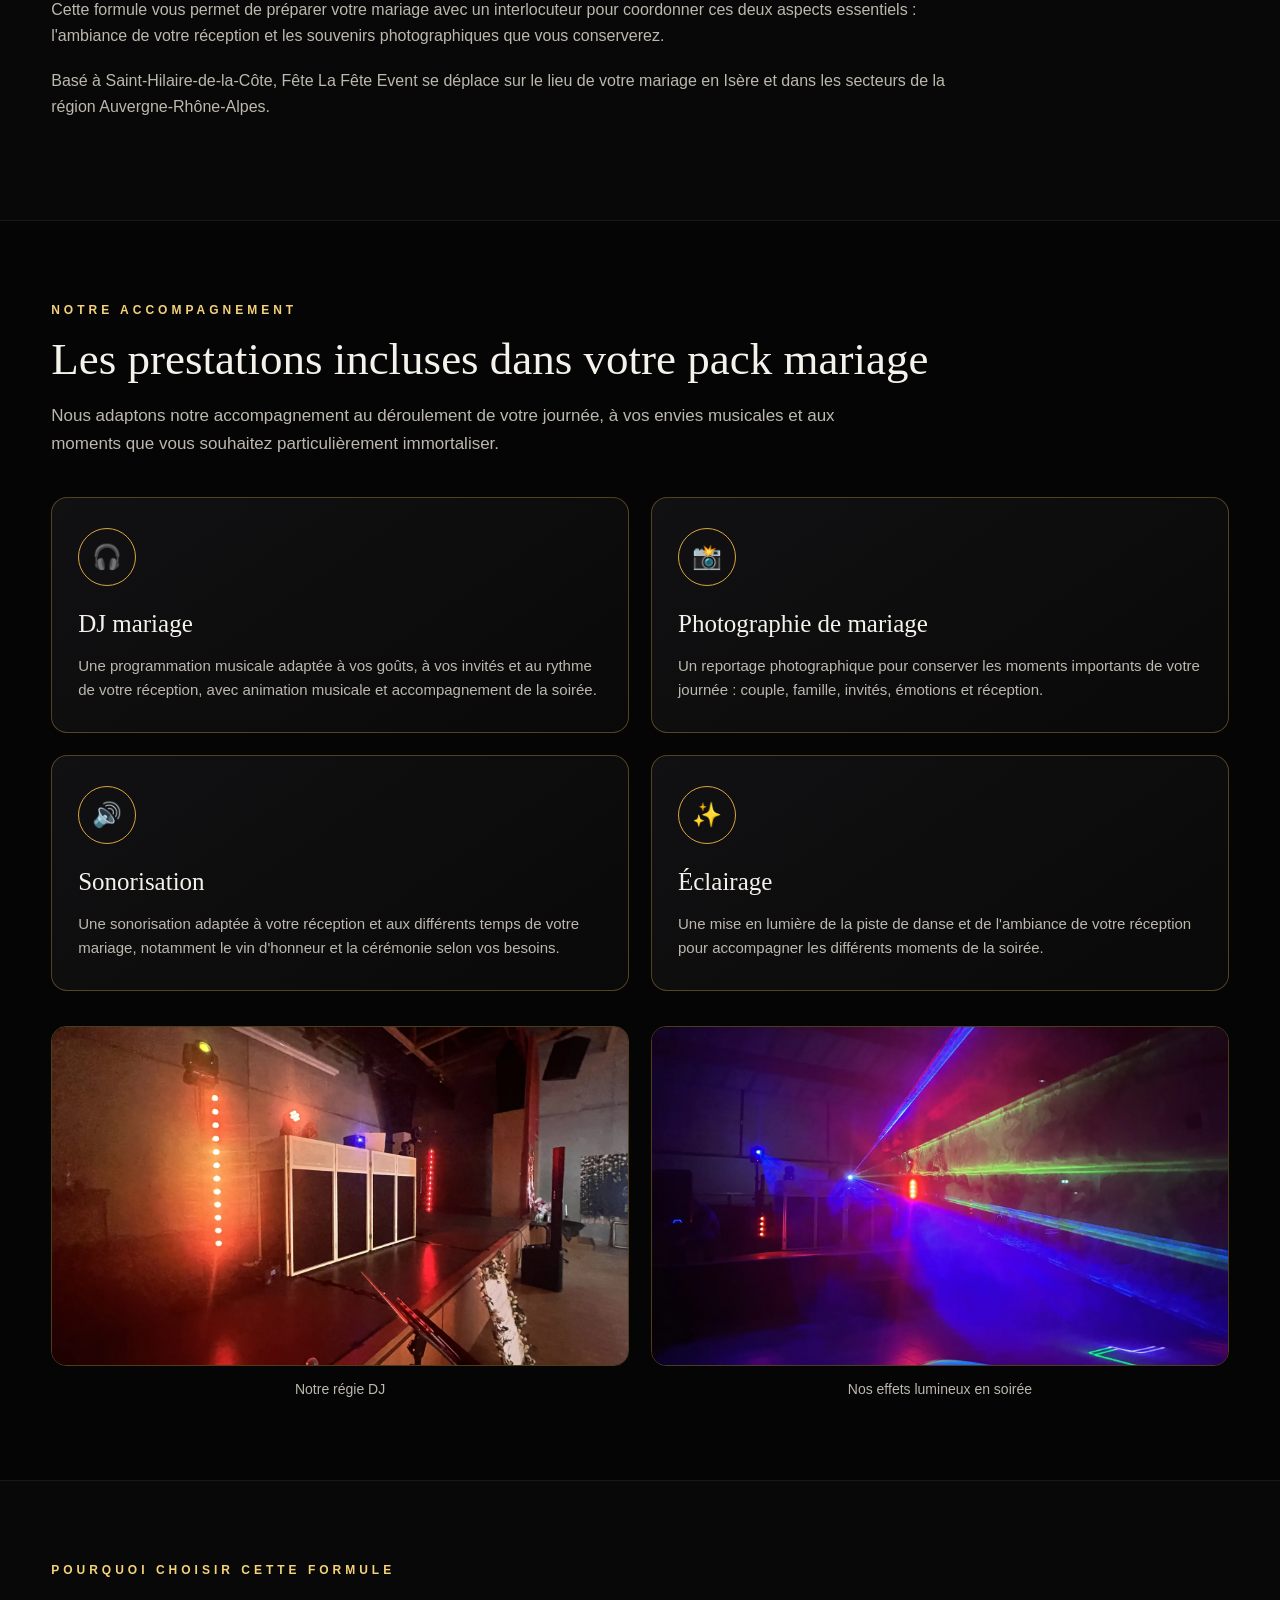
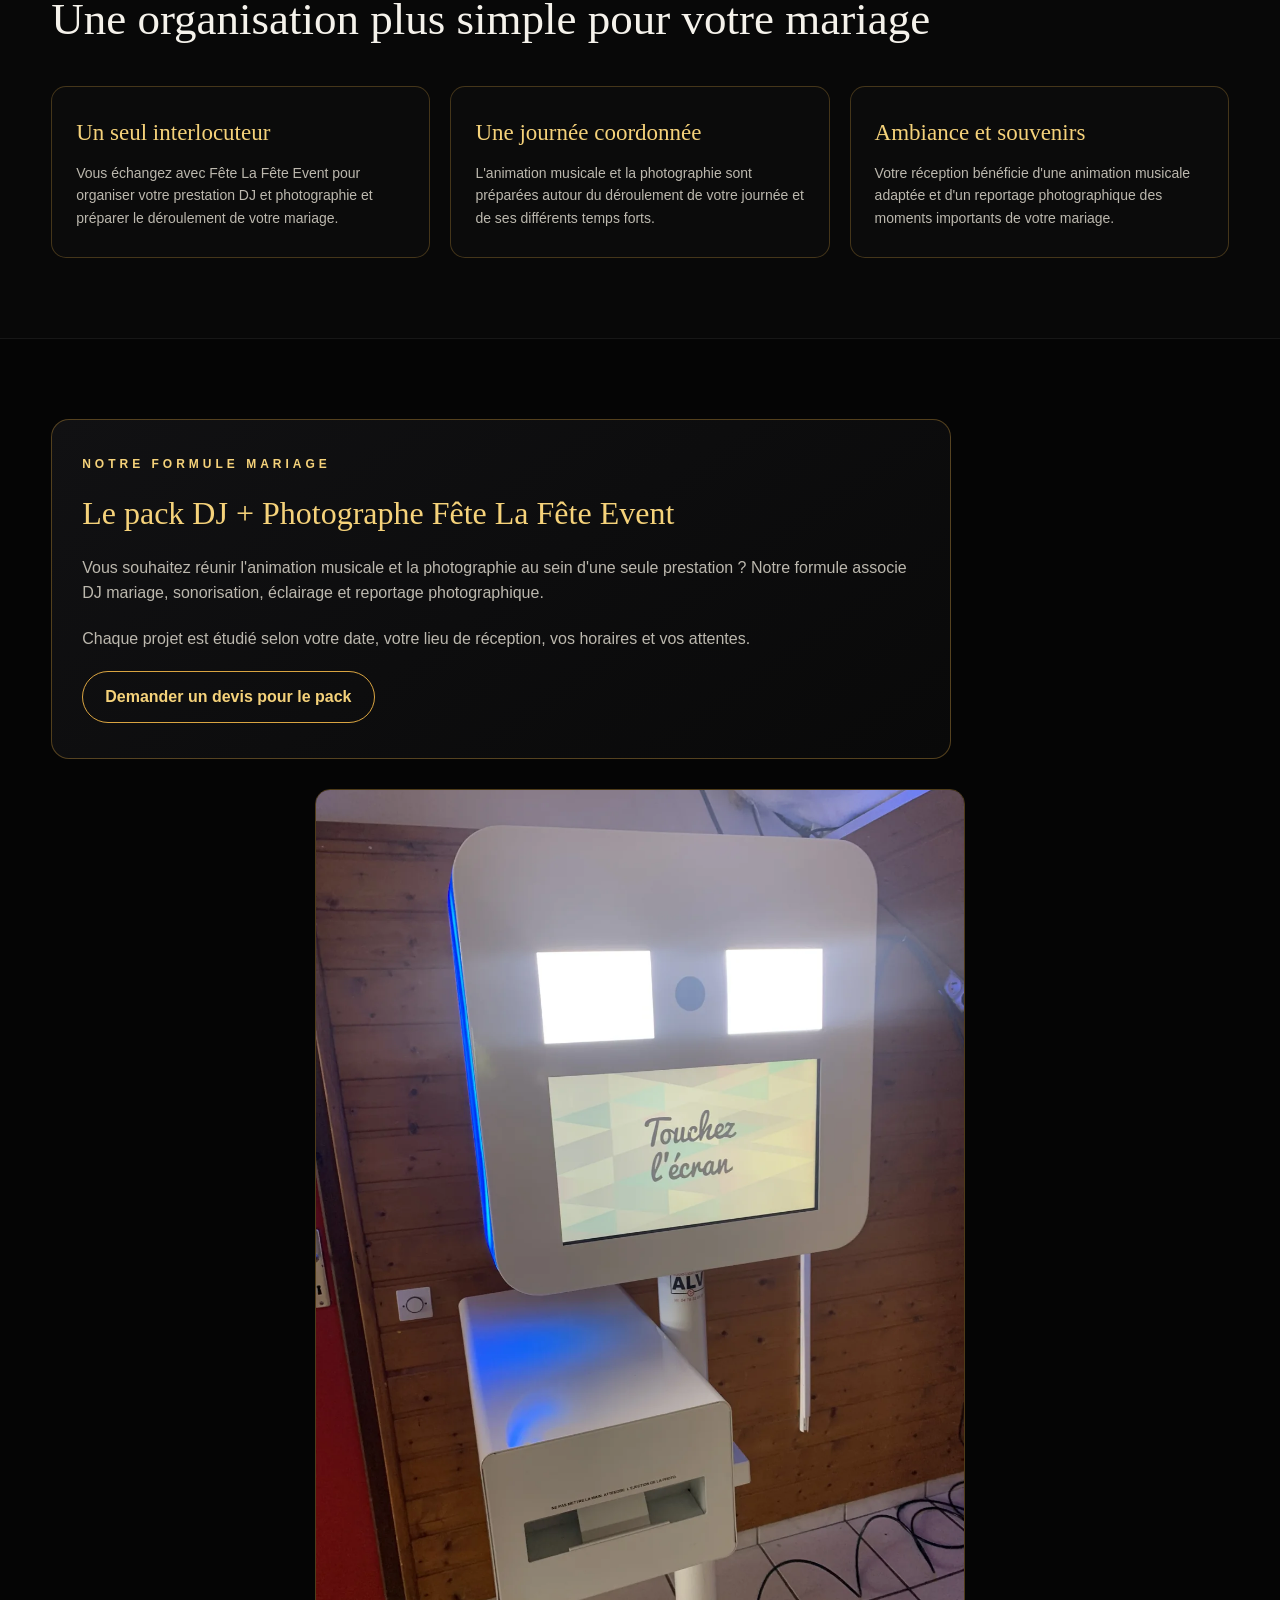
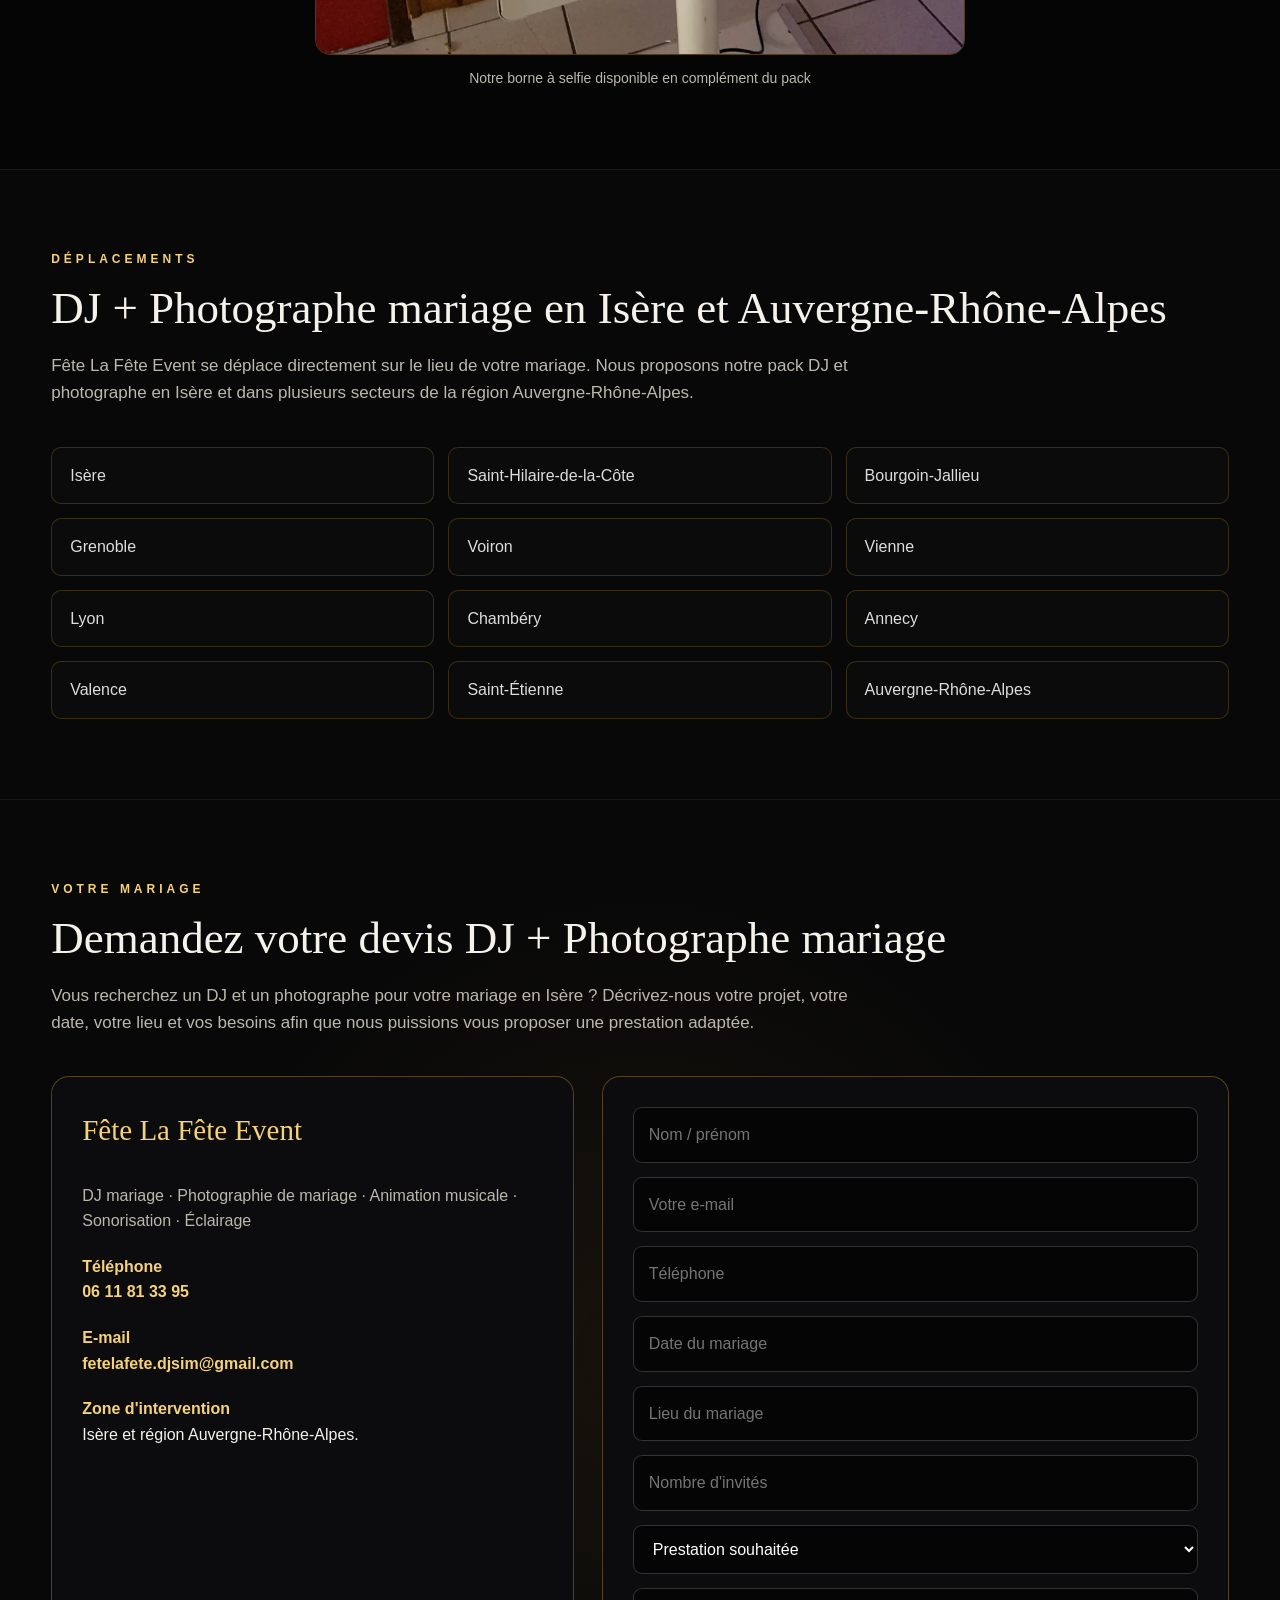
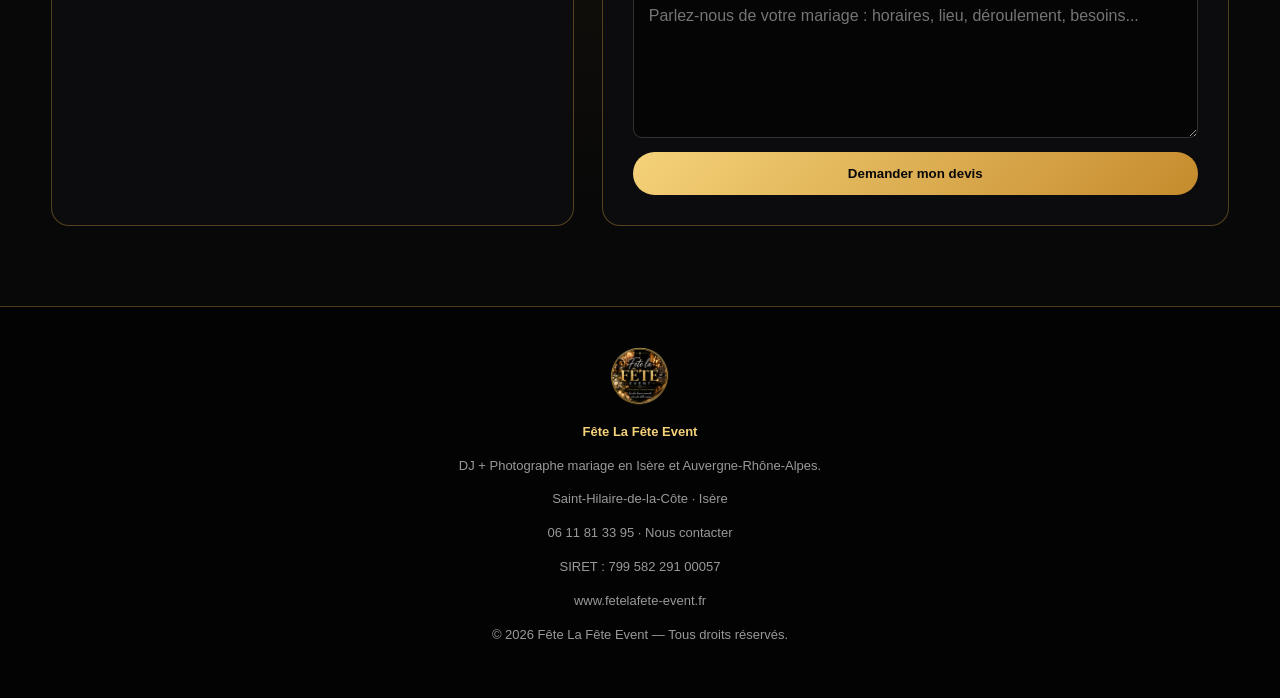
<file: dj-photographe-mariage.html>
<!DOCTYPE html>
<html lang="fr">
<head>
<meta charset="UTF-8">
<meta name="viewport" content="width=device-width, initial-scale=1">

<title>Pack DJ + Photographe mariage en Isère (38) | Fête La Fête Event</title>

<meta name="description" content="Vous recherchez un DJ et un photographe pour votre mariage en Isère ? Découvrez le pack DJ + photographe de Fête La Fête Event : animation musicale, sonorisation, éclairage et reportage photo en Auvergne-Rhône-Alpes.">

<meta name="robots" content="index, follow">
<meta name="author" content="Fête La Fête Event">

<link rel="canonical" href="https://fetelafete-event.fr/dj-photographe-mariage.html">
<link rel="icon" type="image/png" href="logo-fete-la-fete-event.png">

<meta property="og:title" content="Pack DJ + Photographe mariage en Isère | Fête La Fête Event">
<meta property="og:description" content="Une prestation complète pour votre mariage : DJ, animation musicale, sonorisation, éclairage et photographie en Isère et Auvergne-Rhône-Alpes.">
<meta property="og:image" content="https://fetelafete-event.fr/logo-fete-la-fete-event.png">
<meta property="og:url" content="https://fetelafete-event.fr/dj-photographe-mariage.html">
<meta property="og:type" content="website">

<meta name="twitter:card" content="summary">
<meta name="twitter:title" content="Pack DJ + Photographe mariage en Isère | Fête La Fête Event">
<meta name="twitter:description" content="DJ et photographe pour votre mariage en Isère. Découvrez notre prestation complète et demandez votre devis.">

<style>

:root{
  --gold:#d9a441;
  --gold2:#f5d27a;
  --black:#050505;
  --text:#f5f2eb;
  --muted:#bcb8ae;
  --line:rgba(217,164,65,.35);
}

*{
  box-sizing:border-box;
}

html{
  scroll-behavior:smooth;
}

body{
  margin:0;
  background:var(--black);
  color:var(--text);
  font-family:Arial,Helvetica,sans-serif;
  line-height:1.6;
}

a{
  color:inherit;
  text-decoration:none;
}

img{
  max-width:100%;
  display:block;
}

.container{
  width:min(1180px,92%);
  margin:auto;
}

/* HEADER */

header{
  position:sticky;
  top:0;
  z-index:100;
  background:rgba(5,5,5,.96);
  backdrop-filter:blur(10px);
  border-bottom:1px solid var(--line);
}

.nav{
  min-height:82px;
  display:flex;
  align-items:center;
  justify-content:space-between;
  gap:25px;
}

.header-logo{
  width:115px;
  height:70px;
  object-fit:contain;
}

nav{
  display:flex;
  align-items:center;
  gap:25px;
}

nav a{
  font-size:14px;
  color:#eee;
  transition:.25s;
}

nav a:hover{
  color:var(--gold2);
}

.quote-button{
  display:inline-block;
  padding:11px 21px;
  border:1px solid var(--gold);
  border-radius:30px;
  color:var(--gold2);
  font-weight:700;
}

.quote-button:hover{
  background:var(--gold);
  color:#050505;
}

/* HERO */

.hero{
  min-height:620px;
  display:flex;
  align-items:center;
  justify-content:center;
  text-align:center;
  padding:70px 20px;

  background:
    radial-gradient(
      circle at center,
      rgba(217,164,65,.13),
      transparent 50%
    ),
    linear-gradient(
      180deg,
      #050505 0%,
      #090704 100%
    );
}

.hero-content{
  width:min(920px,100%);
  margin:auto;
}

.hero-logo{
  width:min(350px,78vw);
  height:auto;
  margin:0 auto 30px;

  filter:drop-shadow(
    0 0 28px rgba(217,164,65,.20)
  );
}

.eyebrow{
  text-transform:uppercase;
  letter-spacing:4px;
  color:var(--gold2);
  font-size:12px;
  font-weight:700;
  margin-bottom:14px;
}

.hero h1{
  margin:0 0 22px;
  font-family:Georgia,"Times New Roman",serif;
  font-size:clamp(38px,6vw,64px);
  line-height:1.1;
  font-weight:400;
}

.hero p{
  max-width:820px;
  margin:auto;
  color:var(--muted);
  font-size:17px;
}

/* PHOTOS REELLES */

.hero-photo{
  margin:40px auto 0;
  width:100%;
}

.hero-photo img{
  width:100%;
  height:480px;
  object-fit:cover;
  border:1px solid var(--line);
  border-radius:16px;
  box-shadow:0 20px 50px rgba(0,0,0,.45);
}

.real-gallery{
  display:grid;
  grid-template-columns:repeat(2,1fr);
  gap:22px;
  margin-top:35px;
}

.real-gallery img{
  width:100%;
  height:340px;
  object-fit:cover;
  border:1px solid var(--line);
  border-radius:15px;
}

.selfie-photo{
  margin:30px auto 0;
  max-width:650px;
}

.selfie-photo img{
  width:100%;
  height:auto;
  border:1px solid var(--line);
  border-radius:15px;
}

.photo-caption{
  margin:12px 0 0;
  color:var(--muted);
  font-size:14px;
  text-align:center;
}

/* SECTIONS */

section{
  padding:80px 0;
  border-top:1px solid rgba(255,255,255,.07);
}

.section-title{
  margin-bottom:40px;
}

.section-title h2{
  margin:8px 0 14px;
  font-family:Georgia,"Times New Roman",serif;
  font-size:clamp(30px,4vw,45px);
  line-height:1.15;
  font-weight:400;
}

.intro{
  max-width:820px;
  color:var(--muted);
  font-size:17px;
}

/* PRESENTATION */

#presentation{
  background:#080808;
}

.content{
  max-width:900px;
}

.content p{
  color:var(--muted);
  font-size:16px;
  margin:0 0 20px;
}

.content strong{
  color:var(--gold2);
}

/* PRESTATIONS */

#prestations{
  background:#050505;
}

.cards{
  display:grid;
  grid-template-columns:repeat(2,1fr);
  gap:22px;
  margin-top:35px;
}

.card{
  background:linear-gradient(145deg,#111113,#090909);
  border:1px solid var(--line);
  border-radius:16px;
  padding:30px 26px;
  transition:.3s;
}

.card:hover{
  transform:translateY(-5px);
  border-color:var(--gold);
  box-shadow:0 15px 40px rgba(0,0,0,.45);
}

.icon{
  width:58px;
  height:58px;
  display:flex;
  align-items:center;
  justify-content:center;
  border:1px solid var(--gold);
  border-radius:50%;
  color:var(--gold2);
  font-size:24px;
  margin-bottom:18px;
}

.card h3{
  margin:0 0 10px;
  font-family:Georgia,"Times New Roman",serif;
  font-size:25px;
  font-weight:400;
}

.card p{
  margin:0;
  color:var(--muted);
  font-size:15px;
}

/* AVANTAGES */

#avantages{
  background:#080808;
}

.advantages{
  display:grid;
  grid-template-columns:repeat(3,1fr);
  gap:20px;
  margin-top:35px;
}

.advantage{
  padding:28px 24px;
  background:#0b0b0b;
  border:1px solid rgba(217,164,65,.28);
  border-radius:15px;
}

.advantage h3{
  margin:0 0 10px;
  color:var(--gold2);
  font-family:Georgia,"Times New Roman",serif;
  font-size:23px;
  font-weight:400;
}

.advantage p{
  margin:0;
  color:var(--muted);
  font-size:14px;
}

/* PHOTOGRAPHIE */

#photographe{
  background:#050505;
}

.highlight{
  max-width:900px;
  background:linear-gradient(145deg,#111113,#090909);
  border:1px solid var(--line);
  border-radius:18px;
  padding:35px 30px;
}

.highlight h2{
  margin:0 0 15px;
  color:var(--gold2);
  font-family:Georgia,"Times New Roman",serif;
  font-size:32px;
  font-weight:400;
}

.highlight p{
  margin:0 0 20px;
  color:var(--muted);
  font-size:16px;
}

.secondary-button{
  display:inline-block;
  padding:12px 22px;
  border:1px solid var(--gold);
  border-radius:30px;
  color:var(--gold2);
  font-weight:700;
}

.secondary-button:hover{
  background:var(--gold);
  color:#050505;
}

/* ZONES */

#zones{
  background:#080808;
}

.zones{
  display:grid;
  grid-template-columns:repeat(3,1fr);
  gap:14px;
  margin-top:30px;
}

.zone{
  padding:15px 18px;
  border:1px solid rgba(217,164,65,.22);
  border-radius:10px;
  background:#0b0b0b;
  color:#ddd;
}

/* DEVIS */

#devis{
  background:
    radial-gradient(
      circle at center,
      rgba(217,164,65,.07),
      transparent 55%
    ),
    #080808;
}

.contact-grid{
  display:grid;
  grid-template-columns:1fr 1.2fr;
  gap:28px;
  margin-top:35px;
}

.contact-box,
.form-box{
  background:#0c0c0e;
  border:1px solid var(--line);
  border-radius:18px;
  padding:30px;
}

.contact-box h3{
  margin-top:0;
  font-family:Georgia,"Times New Roman",serif;
  font-size:29px;
  font-weight:400;
  color:var(--gold2);
}

.contact-box p{
  color:var(--muted);
}

.contact-link{
  color:var(--gold2);
  font-weight:700;
}

.contact-item{
  margin-top:20px;
}

.contact-item strong{
  color:var(--gold2);
}

/* FORMULAIRE */

form{
  display:grid;
  gap:14px;
}

input,
textarea,
select{
  width:100%;
  padding:14px 15px;
  background:#050505;
  color:#fff;
  border:1px solid rgba(255,255,255,.18);
  border-radius:9px;
  font:inherit;
  outline:none;
}

input:focus,
textarea:focus,
select:focus{
  border-color:var(--gold);
}

textarea{
  min-height:150px;
  resize:vertical;
}

button{
  cursor:pointer;
  padding:14px 20px;
  border:0;
  border-radius:30px;
  background:linear-gradient(135deg,#f5d27a,#c58b2c);
  color:#080808;
  font-weight:800;
  transition:.25s;
}

button:hover{
  transform:translateY(-1px);
}

/* FOOTER */

footer{
  padding:40px 0;
  color:#999;
  border-top:1px solid var(--line);
  font-size:13px;
  text-align:center;
  background:#030303;
}

.footer-logo{
  width:90px;
  height:auto;
  margin:0 auto 15px;
}

footer strong{
  color:var(--gold2);
}

/* TABLETTE */

@media(max-width:900px){

  .cards{
    grid-template-columns:1fr;
  }

  .advantages{
    grid-template-columns:1fr 1fr;
  }

  .contact-grid{
    grid-template-columns:1fr;
  }

  .zones{
    grid-template-columns:1fr 1fr;
  }

  .hero-photo img{
    height:380px;
  }

}

/* MOBILE */

@media(max-width:600px){

  .nav{
    min-height:auto;
    padding:10px 0;
    flex-direction:column;
    gap:8px;
  }

  .header-logo{
    width:105px;
    height:60px;
  }

  nav{
    width:100%;
    justify-content:center;
    gap:8px;
  }

  nav a:first-child,
  nav a:nth-child(2){
    display:none;
  }

  .quote-button{
    padding:9px 16px;
    font-size:13px;
  }

  .hero{
    min-height:560px;
    padding:55px 18px;
  }

  .hero-logo{
    width:min(300px,80vw);
    margin-bottom:28px;
  }

  .hero h1{
    font-size:39px;
  }

  .hero p{
    font-size:15px;
  }

  .hero-photo img{
    height:280px;
  }

  .real-gallery{
    grid-template-columns:1fr;
  }

  .real-gallery img{
    height:280px;
  }

  section{
    padding:65px 0;
  }

  .advantages{
    grid-template-columns:1fr;
  }

  .highlight{
    padding:28px 22px;
  }

  .highlight h2{
    font-size:28px;
  }

  .zones{
    grid-template-columns:1fr;
  }

  .contact-grid{
    grid-template-columns:1fr;
  }

  .contact-box,
  .form-box{
    padding:24px 20px;
  }

}

/* PETIT MOBILE */

@media(max-width:380px){

  .hero h1{
    font-size:34px;
  }

  .hero-logo{
    width:250px;
  }

}

</style>

<script type="application/ld+json">
{
  "@context":"https://schema.org",
  "@type":"ProfessionalService",
  "@id":"https://fetelafete-event.fr/#business",
  "name":"Fête La Fête Event",
  "url":"https://fetelafete-event.fr/dj-photographe-mariage.html",
  "logo":"https://fetelafete-event.fr/logo-fete-la-fete-event.png",
  "telephone":"+33611813395",
  "email":"fetelafete.djsim@gmail.com",
  "identifier":{
    "@type":"PropertyValue",
    "propertyID":"SIRET",
    "value":"79958229100057"
  },
  "description":"Prestation DJ et photographe mariage en Isère et Auvergne-Rhône-Alpes. Animation musicale, sonorisation, éclairage et reportage photographique réunis dans un pack complet.",
  "areaServed":[
    "Isère",
    "Auvergne-Rhône-Alpes",
    "Saint-Hilaire-de-la-Côte",
    "Bourgoin-Jallieu",
    "Grenoble",
    "Voiron",
    "Vienne",
    "Lyon",
    "Chambéry",
    "Annecy",
    "Valence",
    "Saint-Étienne"
  ],
  "hasOfferCatalog":{
    "@type":"OfferCatalog",
    "name":"Pack DJ et photographe mariage",
    "itemListElement":[
      {
        "@type":"Offer",
        "itemOffered":{
          "@type":"Service",
          "name":"Pack DJ et photographe mariage"
        }
      },
      {
        "@type":"Offer",
        "itemOffered":{
          "@type":"Service",
          "name":"DJ mariage, sonorisation et éclairage"
        }
      },
      {
        "@type":"Offer",
        "itemOffered":{
          "@type":"Service",
          "name":"DJ et photographe mariage avec borne à selfie"
        }
      }
    ]
  }
}
</script>

</head>

<body>

<header>

  <div class="container nav">

    <a href="index.html">
      <img
        class="header-logo"
        src="logo-fete-la-fete-event.png"
        alt="Fête La Fête Event - DJ mariage en Isère"
      >
    </a>

    <nav>

      <a href="index.html#prestations">
        Prestations
      </a>

      <a href="#presentation">
        Le pack
      </a>

      <a href="#zones">
        Zones
      </a>

      <a class="quote-button" href="#devis">
        Demander un devis
      </a>

    </nav>

  </div>

</header>

<main>

<!-- HERO -->

<section class="hero">

  <div class="hero-content">

    <img
      class="hero-logo"
      src="logo-fete-la-fete-event.png"
      alt="Fête La Fête Event - pack DJ et photographe mariage"
    >

    <div class="eyebrow">
      Pack DJ + Photographe mariage
    </div>

    <h1>
      DJ + Photographe mariage en Isère
    </h1>

    <p>
      Vous préparez votre mariage en Isère et recherchez une
      prestation réunissant DJ et photographe ?
      Fête La Fête Event vous accompagne avec une formule complète
      associant animation musicale, sonorisation, éclairage et
      photographie pour conserver les moments forts de votre journée.
    </p>

    <div class="hero-photo">

      <img
        src="photos/installation-dj-sonorisation-isere.webp"
        alt="Installation DJ et sonorisation professionnelle de Fête La Fête Event en Isère"
        loading="eager"
      >

      <div class="photo-caption">
        Installation DJ Fête La Fête Event
      </div>

    </div>

  </div>

</section>

<!-- PRESENTATION -->

<section id="presentation">

  <div class="container">

    <div class="section-title">

      <div class="eyebrow">
        Une prestation complète
      </div>

      <h2>
        DJ et photographe réunis pour votre mariage
      </h2>

    </div>

    <div class="content">

      <p>
        Organiser un mariage demande de coordonner de nombreux
        prestataires. Avec notre <strong>pack DJ + photographe mariage
        en Isère</strong>, vous bénéficiez d'une prestation réunissant
        l'ambiance musicale et la photographie au sein de Fête La Fête Event.
      </p>

      <p>
        Le DJ assure l'animation musicale, la sonorisation et
        l'ambiance lumineuse de votre réception. Le photographe
        capture les émotions, les échanges et les moments importants
        de votre journée.
      </p>

      <p>
        Cette formule vous permet de préparer votre mariage avec
        un interlocuteur pour coordonner ces deux aspects essentiels :
        l'ambiance de votre réception et les souvenirs photographiques
        que vous conserverez.
      </p>

      <p>
        Basé à Saint-Hilaire-de-la-Côte, Fête La Fête Event se déplace
        sur le lieu de votre mariage en Isère et dans les secteurs
        de la région Auvergne-Rhône-Alpes.
      </p>

    </div>

  </div>

</section>

<!-- PRESTATIONS -->

<section id="prestations">

  <div class="container">

    <div class="section-title">

      <div class="eyebrow">
        Notre accompagnement
      </div>

      <h2>
        Les prestations incluses dans votre pack mariage
      </h2>

      <p class="intro">
        Nous adaptons notre accompagnement au déroulement de votre
        journée, à vos envies musicales et aux moments que vous
        souhaitez particulièrement immortaliser.
      </p>

    </div>

    <div class="cards">

      <article class="card">

        <div class="icon">🎧</div>

        <h3>DJ mariage</h3>

        <p>
          Une programmation musicale adaptée à vos goûts,
          à vos invités et au rythme de votre réception,
          avec animation musicale et accompagnement de la soirée.
        </p>

      </article>

      <article class="card">

        <div class="icon">📸</div>

        <h3>Photographie de mariage</h3>

        <p>
          Un reportage photographique pour conserver les moments
          importants de votre journée : couple, famille, invités,
          émotions et réception.
        </p>

      </article>

      <article class="card">

        <div class="icon">🔊</div>

        <h3>Sonorisation</h3>

        <p>
          Une sonorisation adaptée à votre réception et aux
          différents temps de votre mariage, notamment le vin
          d'honneur et la cérémonie selon vos besoins.
        </p>

      </article>

      <article class="card">

        <div class="icon">✨</div>

        <h3>Éclairage</h3>

        <p>
          Une mise en lumière de la piste de danse et de
          l'ambiance de votre réception pour accompagner
          les différents moments de la soirée.
        </p>

      </article>

    </div>

    <div class="real-gallery">

      <div>

        <img
          src="photos/regie-dj-eclairage-soiree.webp"
          alt="Régie DJ et éclairage de soirée Fête La Fête Event"
          loading="lazy"
        >

        <div class="photo-caption">
          Notre régie DJ
        </div>

      </div>

      <div>

        <img
          src="photos/effets-laser-piste-de-danse.webp"
          alt="Effets laser et ambiance lumineuse de la piste de danse"
          loading="lazy"
        >

        <div class="photo-caption">
          Nos effets lumineux en soirée
        </div>

      </div>

    </div>

  </div>

</section>

<!-- AVANTAGES -->

<section id="avantages">

  <div class="container">

    <div class="section-title">

      <div class="eyebrow">
        Pourquoi choisir cette formule
      </div>

      <h2>
        Une organisation plus simple pour votre mariage
      </h2>

    </div>

    <div class="advantages">

      <article class="advantage">

        <h3>Un seul interlocuteur</h3>

        <p>
          Vous échangez avec Fête La Fête Event pour organiser
          votre prestation DJ et photographie et préparer
          le déroulement de votre mariage.
        </p>

      </article>

      <article class="advantage">

        <h3>Une journée coordonnée</h3>

        <p>
          L'animation musicale et la photographie sont préparées
          autour du déroulement de votre journée et de ses
          différents temps forts.
        </p>

      </article>

      <article class="advantage">

        <h3>Ambiance et souvenirs</h3>

        <p>
          Votre réception bénéficie d'une animation musicale
          adaptée et d'un reportage photographique des moments
          importants de votre mariage.
        </p>

      </article>

    </div>

  </div>

</section>

<!-- PACK DJ + PHOTOGRAPHE -->

<section id="photographe">

  <div class="container">

    <div class="highlight">

      <div class="eyebrow">
        Notre formule mariage
      </div>

      <h2>
        Le pack DJ + Photographe Fête La Fête Event
      </h2>

      <p>
        Vous souhaitez réunir l'animation musicale et la photographie
        au sein d'une seule prestation ? Notre formule associe
        DJ mariage, sonorisation, éclairage et reportage photographique.
      </p>

      <p>
        Chaque projet est étudié selon votre date, votre lieu de
        réception, vos horaires et vos attentes.
      </p>

      <a
        class="secondary-button"
        href="#devis"
      >
        Demander un devis pour le pack
      </a>

    </div>

    <div class="selfie-photo">

      <img
        src="photos/borne-selfie-evenement.webp"
        alt="Borne à selfie événementielle proposée en complément du pack DJ et photographe"
        loading="lazy"
      >

      <div class="photo-caption">
        Notre borne à selfie disponible en complément du pack
      </div>

    </div>

  </div>

</section>

<!-- ZONES -->

<section id="zones">

  <div class="container">

    <div class="section-title">

      <div class="eyebrow">
        Déplacements
      </div>

      <h2>
        DJ + Photographe mariage en Isère et Auvergne-Rhône-Alpes
      </h2>

      <p class="intro">
        Fête La Fête Event se déplace directement sur le lieu
        de votre mariage. Nous proposons notre pack DJ et
        photographe en Isère et dans plusieurs secteurs
        de la région Auvergne-Rhône-Alpes.
      </p>

    </div>

    <div class="zones">

      <div class="zone">Isère</div>
      <div class="zone">Saint-Hilaire-de-la-Côte</div>
      <div class="zone">Bourgoin-Jallieu</div>
      <div class="zone">Grenoble</div>
      <div class="zone">Voiron</div>
      <div class="zone">Vienne</div>
      <div class="zone">Lyon</div>
      <div class="zone">Chambéry</div>
      <div class="zone">Annecy</div>
      <div class="zone">Valence</div>
      <div class="zone">Saint-Étienne</div>
      <div class="zone">Auvergne-Rhône-Alpes</div>

    </div>

  </div>

</section>

<!-- DEVIS -->

<section id="devis">

  <div class="container">

    <div class="section-title">

      <div class="eyebrow">
        Votre mariage
      </div>

      <h2>
        Demandez votre devis DJ + Photographe mariage
      </h2>

      <p class="intro">
        Vous recherchez un DJ et un photographe pour votre mariage
        en Isère ? Décrivez-nous votre projet, votre date,
        votre lieu et vos besoins afin que nous puissions
        vous proposer une prestation adaptée.
      </p>

    </div>

    <div class="contact-grid">

      <div class="contact-box">

        <h3>Fête La Fête Event</h3>

        <p>
          DJ mariage · Photographie de mariage · Animation musicale
          · Sonorisation · Éclairage
        </p>

        <div class="contact-item">

          <strong>Téléphone</strong>

          <br>

          <a class="contact-link" href="tel:+33611813395">
            06 11 81 33 95
          </a>

        </div>

        <div class="contact-item">

          <strong>E-mail</strong>

          <br>

          <a class="contact-link" href="mailto:fetelafete.djsim@gmail.com">
            fetelafete.djsim@gmail.com
          </a>

        </div>

        <div class="contact-item">

          <strong>Zone d'intervention</strong>

          <br>

          Isère et région Auvergne-Rhône-Alpes.

        </div>

      </div>

      <div class="form-box">

        <form
          action="https://formspree.io/f/xoeagnag"
          method="POST"
        >

          <input
            type="text"
            name="nom"
            placeholder="Nom / prénom"
            autocomplete="name"
            required
          >

          <input
            type="email"
            name="email"
            placeholder="Votre e-mail"
            autocomplete="email"
            required
          >

          <input
            type="tel"
            name="telephone"
            placeholder="Téléphone"
            autocomplete="tel"
          >

          <input
            type="text"
            name="date"
            placeholder="Date du mariage"
          >

          <input
            type="text"
            name="lieu"
            placeholder="Lieu du mariage"
          >

          <input
            type="number"
            name="nombre_invites"
            placeholder="Nombre d'invités"
            min="1"
          >

          <select name="prestation" required>

            <option value="">
              Prestation souhaitée
            </option>

            <option value="DJ + Photographe mariage">
              DJ + Photographe mariage
            </option>

            <option value="DJ + Photographe mariage + Borne à selfie">
              DJ + Photographe mariage + Borne à selfie
            </option>

            <option value="Autre demande">
              Autre demande
            </option>

          </select>

          <textarea
            name="message"
            placeholder="Parlez-nous de votre mariage : horaires, lieu, déroulement, besoins..."
            required
          ></textarea>

          <button type="submit">
            Demander mon devis
          </button>

        </form>

      </div>

    </div>

  </div>

</section>

</main>

<footer>

  <div class="container">

    <img
      class="footer-logo"
      src="logo-fete-la-fete-event.png"
      alt="Fête La Fête Event"
    >

    <strong>Fête La Fête Event</strong>

    <p>
      DJ + Photographe mariage en Isère et Auvergne-Rhône-Alpes.
    </p>

    <p>
      Saint-Hilaire-de-la-Côte · Isère
    </p>

    <p>
      <a href="tel:+33611813395">06 11 81 33 95</a>
      ·
      <a href="mailto:fetelafete.djsim@gmail.com">Nous contacter</a>
    </p>

    <p>
      SIRET : 799 582 291 00057
    </p>

    <p>
      <a href="https://fetelafete-event.fr/">www.fetelafete-event.fr</a>
    </p>

    <p>
      © 2026 Fête La Fête Event — Tous droits réservés.
    </p>

  </div>

</footer>

</body>
</html>
</file>
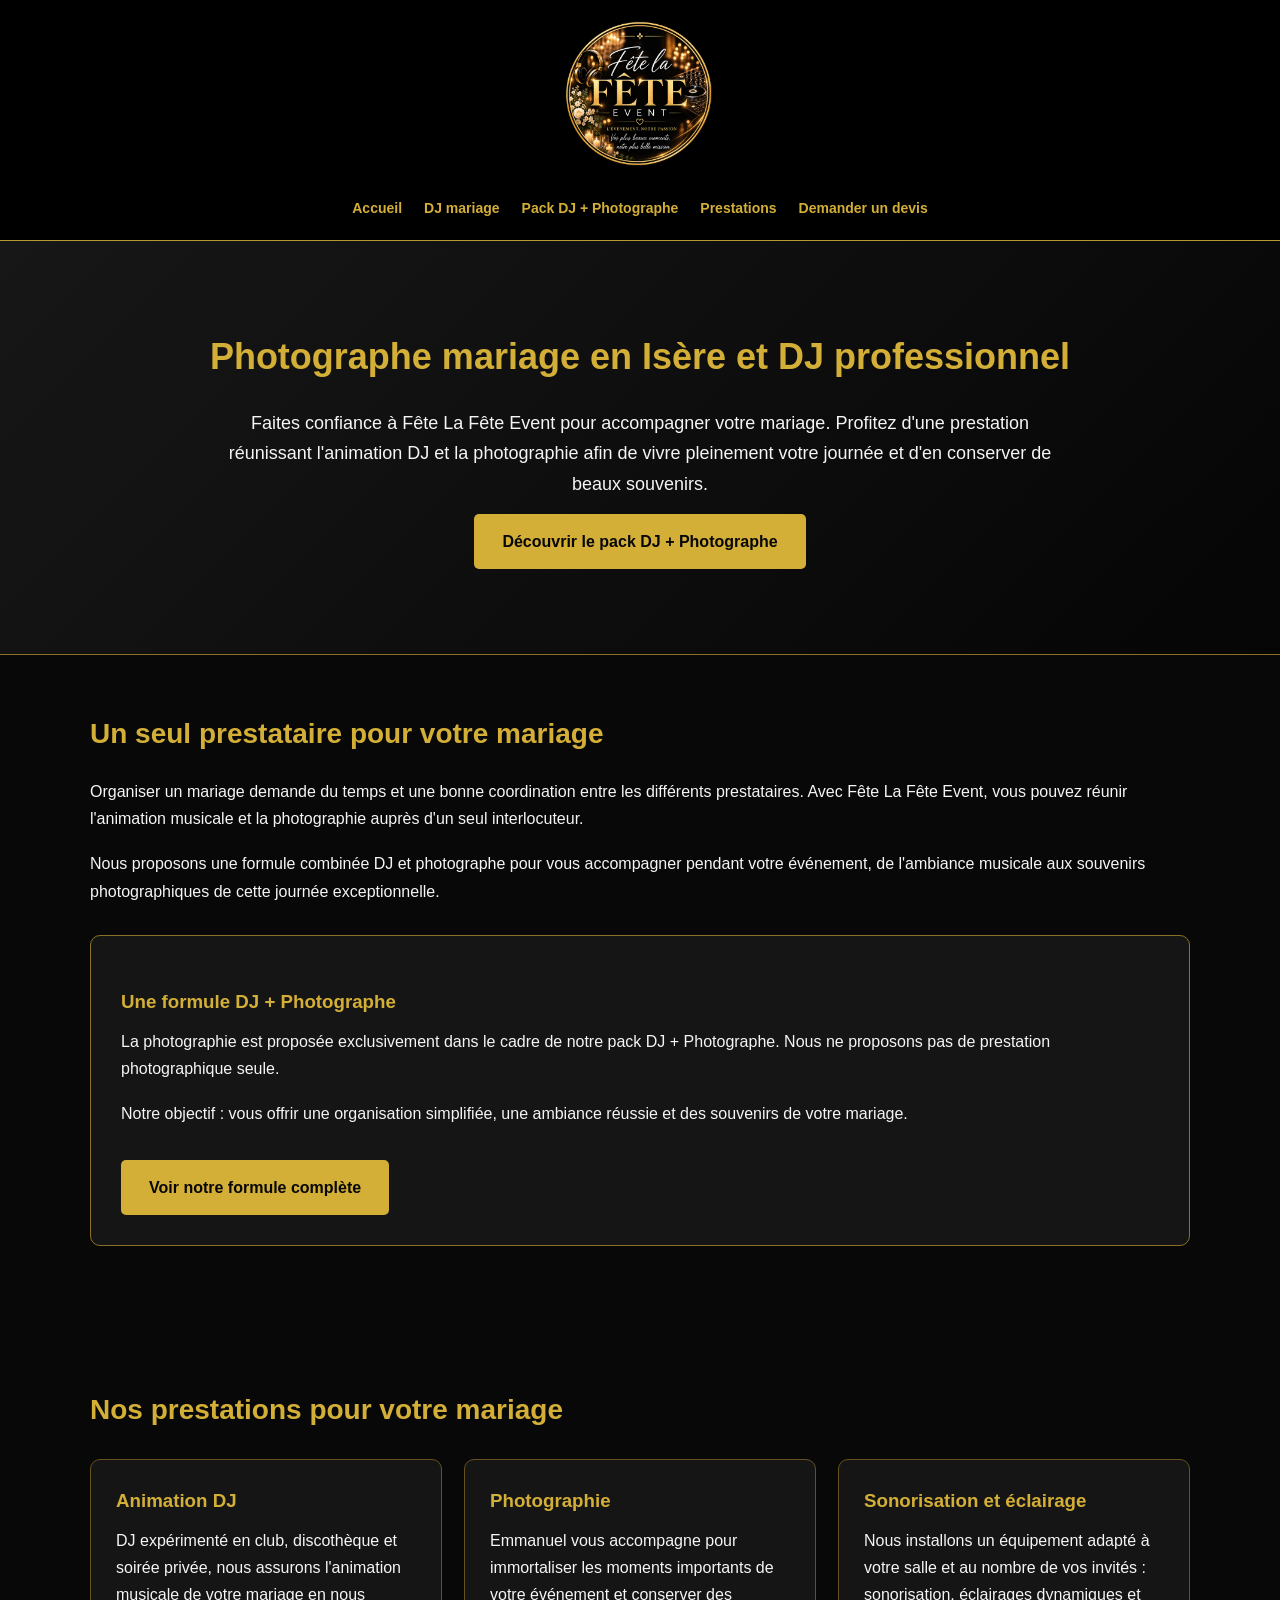
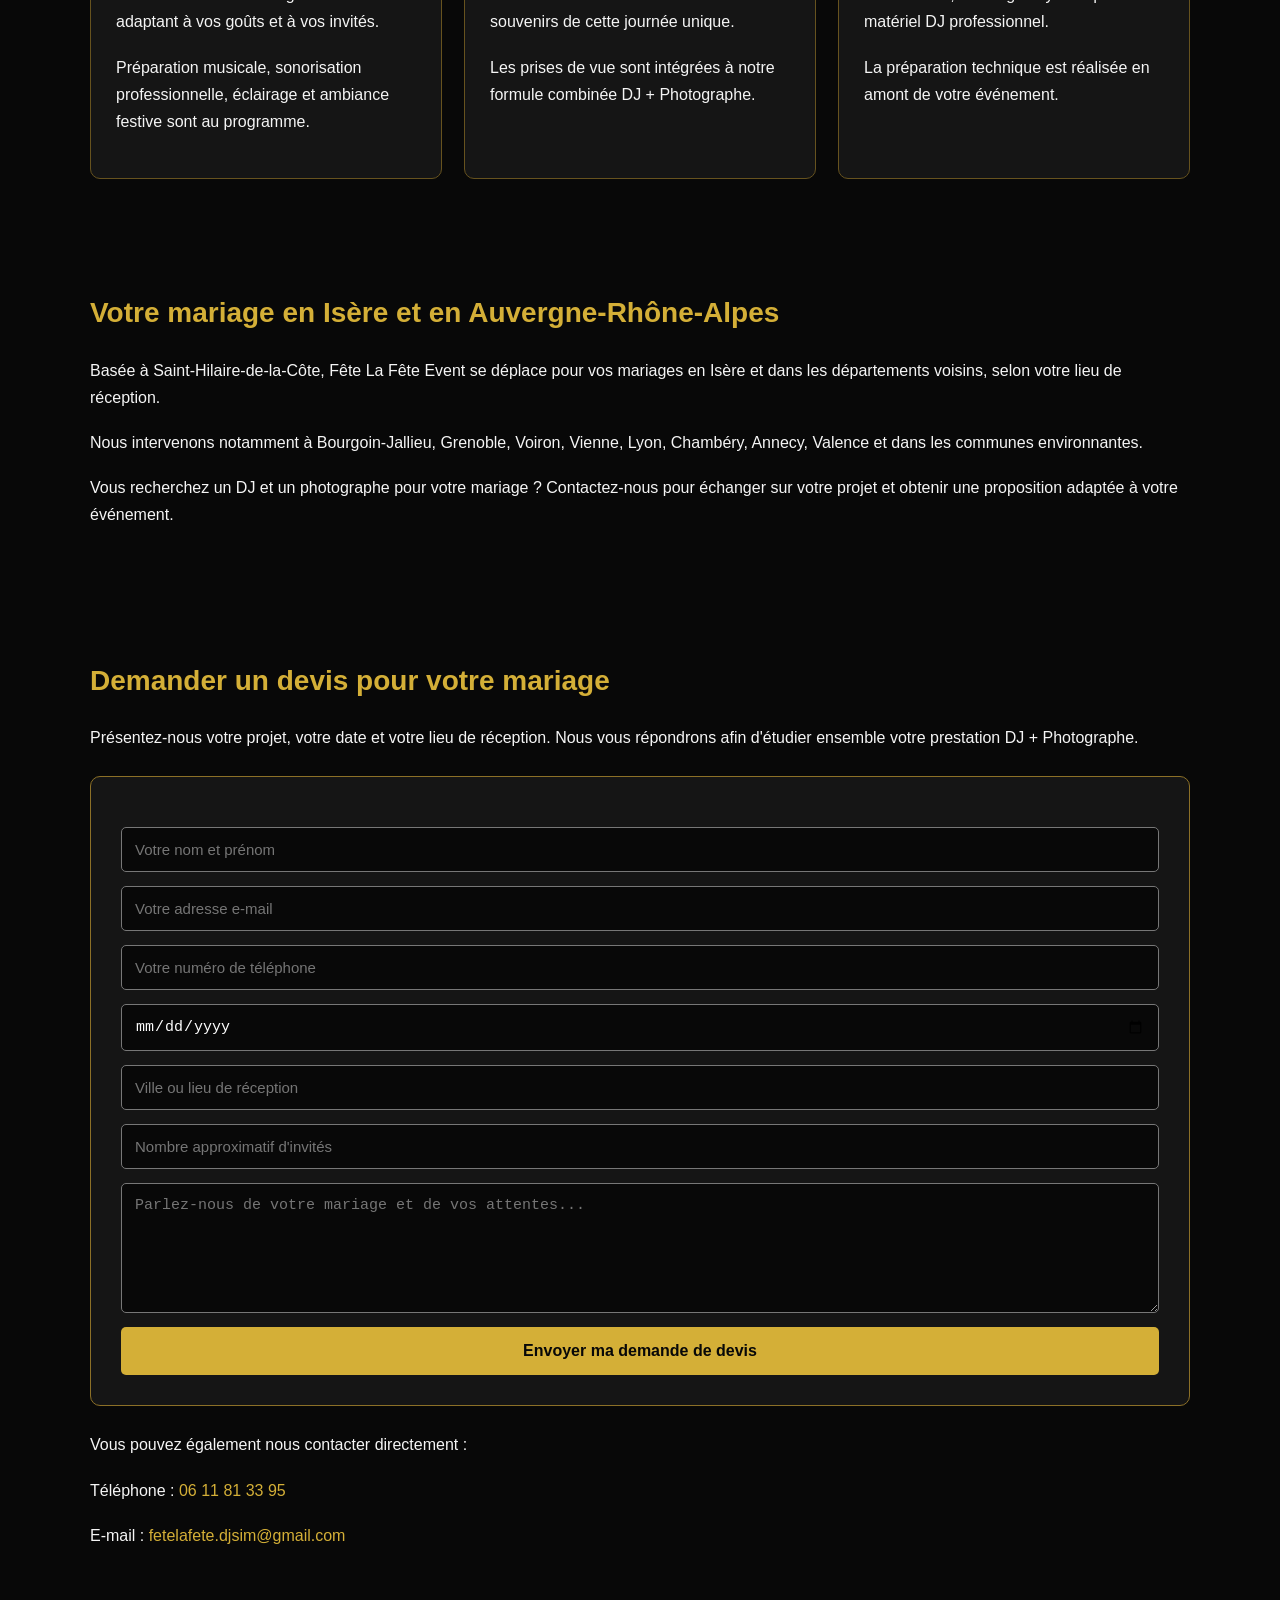
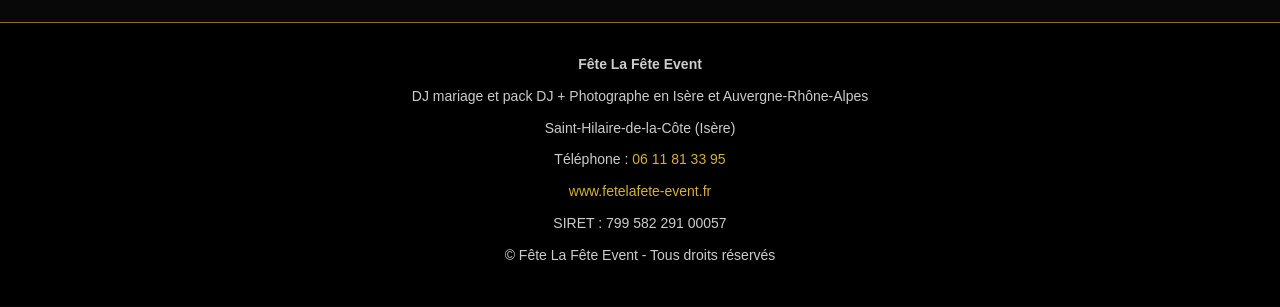
<file: photographe-mariage.html>
<!DOCTYPE html>
<html lang="fr">
<head>
  <meta charset="UTF-8">
  <meta name="viewport" content="width=device-width, initial-scale=1.0">

  <title>Photographe mariage en Isère avec DJ | Fête La Fête Event</title>

  <meta name="description" content="Fête La Fête Event vous accompagne pour votre mariage en Isère avec une prestation DJ et photographie réunies dans un seul pack. Sonorisation, éclairage et souvenirs de votre journée.">

  <meta name="robots" content="index, follow">

  <link rel="canonical" href="https://fetelafete-event.fr/photographe-mariage.html">

  <meta property="og:title" content="Photographe mariage en Isère avec DJ | Fête La Fête Event">
  <meta property="og:description" content="Un seul prestataire pour l'animation DJ et la photographie de votre mariage en Isère. Découvrez le pack DJ + Photographe Fête La Fête Event.">
  <meta property="og:url" content="https://fetelafete-event.fr/photographe-mariage.html">
  <meta property="og:type" content="website">

  <link rel="icon" href="logo-fete-la-fete-event.png">

  <style>
    * {
      box-sizing: border-box;
      margin: 0;
      padding: 0;
    }

    body {
      font-family: Arial, Helvetica, sans-serif;
      background: #080808;
      color: #f5f5f5;
      line-height: 1.7;
    }

    a {
      color: #d4af37;
      text-decoration: none;
    }

    header {
      background: #000;
      border-bottom: 1px solid #b99732;
      padding: 20px;
      text-align: center;
    }

    header img {
      width: 230px;
      max-width: 80%;
      height: auto;
      margin-bottom: 15px;
    }

    nav {
      display: flex;
      flex-wrap: wrap;
      justify-content: center;
      gap: 22px;
    }

    nav a {
      color: #d4af37;
      font-weight: bold;
      font-size: 14px;
    }

    .hero {
      padding: 85px 20px;
      text-align: center;
      background: linear-gradient(135deg, #171717, #050505);
      border-bottom: 1px solid #8c7027;
    }

    .hero h1 {
      color: #d4af37;
      font-size: 36px;
      margin-bottom: 20px;
    }

    .hero p {
      max-width: 850px;
      margin: auto;
      font-size: 18px;
    }

    .container {
      width: 90%;
      max-width: 1100px;
      margin: auto;
      padding: 55px 0;
    }

    h2 {
      color: #d4af37;
      font-size: 28px;
      margin-bottom: 20px;
    }

    h3 {
      color: #d4af37;
      margin: 20px 0 10px;
    }

    p {
      margin-bottom: 18px;
    }

    .highlight {
      background: #151515;
      border: 1px solid #8c7027;
      padding: 30px;
      border-radius: 10px;
      margin: 30px 0;
    }

    .services {
      display: grid;
      grid-template-columns: repeat(auto-fit, minmax(240px, 1fr));
      gap: 22px;
      margin-top: 25px;
    }

    .service {
      background: #151515;
      border: 1px solid #66521e;
      border-radius: 10px;
      padding: 25px;
    }

    .service h3 {
      margin-top: 0;
    }

    .button {
      display: inline-block;
      background: #d4af37;
      color: #080808;
      padding: 14px 28px;
      border-radius: 5px;
      font-weight: bold;
      margin-top: 15px;
    }

    .button:hover {
      background: #f0d477;
    }

    .contact {
      background: #151515;
      border: 1px solid #8c7027;
      border-radius: 10px;
      padding: 30px;
      margin-top: 25px;
    }

    form {
      display: grid;
      gap: 14px;
      margin-top: 20px;
    }

    input,
    select,
    textarea {
      width: 100%;
      padding: 13px;
      border: 1px solid #777;
      border-radius: 5px;
      background: #080808;
      color: #fff;
      font-size: 15px;
    }

    textarea {
      min-height: 130px;
      resize: vertical;
    }

    button {
      background: #d4af37;
      color: #080808;
      border: none;
      border-radius: 5px;
      padding: 15px;
      font-size: 16px;
      font-weight: bold;
      cursor: pointer;
    }

    footer {
      background: #000;
      border-top: 1px solid #8c7027;
      text-align: center;
      padding: 30px 15px;
      color: #ccc;
      font-size: 14px;
    }

    footer p {
      margin-bottom: 8px;
    }

    @media (max-width: 600px) {
      .hero {
        padding: 55px 18px;
      }

      .hero h1 {
        font-size: 28px;
      }

      .hero p {
        font-size: 16px;
      }

      h2 {
        font-size: 24px;
      }

      nav {
        gap: 12px;
      }
    }
  </style>
</head>

<body>

  <header>
    <a href="https://fetelafete-event.fr/">
      <img src="logo-fete-la-fete-event.png" alt="Fête La Fête Event - DJ et photographie de mariage">
    </a>

    <nav>
      <a href="index.html">Accueil</a>
      <a href="dj-mariage-isere.html">DJ mariage</a>
      <a href="dj-photographe-mariage.html">Pack DJ + Photographe</a>
      <a href="#prestations">Prestations</a>
      <a href="#contact">Demander un devis</a>
    </nav>
  </header>

  <section class="hero">
    <h1>Photographe mariage en Isère et DJ professionnel</h1>

    <p>
      Faites confiance à Fête La Fête Event pour accompagner votre mariage.
      Profitez d'une prestation réunissant l'animation DJ et la photographie
      afin de vivre pleinement votre journée et d'en conserver de beaux souvenirs.
    </p>

    <a class="button" href="dj-photographe-mariage.html">
      Découvrir le pack DJ + Photographe
    </a>
  </section>

  <main>

    <section class="container">
      <h2>Un seul prestataire pour votre mariage</h2>

      <p>
        Organiser un mariage demande du temps et une bonne coordination entre
        les différents prestataires. Avec Fête La Fête Event, vous pouvez
        réunir l'animation musicale et la photographie auprès d'un seul
        interlocuteur.
      </p>

      <p>
        Nous proposons une formule combinée DJ et photographe pour vous
        accompagner pendant votre événement, de l'ambiance musicale aux
        souvenirs photographiques de cette journée exceptionnelle.
      </p>

      <div class="highlight">
        <h3>Une formule DJ + Photographe</h3>

        <p>
          La photographie est proposée exclusivement dans le cadre de notre
          pack DJ + Photographe. Nous ne proposons pas de prestation
          photographique seule.
        </p>

        <p>
          Notre objectif : vous offrir une organisation simplifiée,
          une ambiance réussie et des souvenirs de votre mariage.
        </p>

        <a class="button" href="dj-photographe-mariage.html">
          Voir notre formule complète
        </a>
      </div>
    </section>

    <section class="container" id="prestations">
      <h2>Nos prestations pour votre mariage</h2>

      <div class="services">

        <div class="service">
          <h3>Animation DJ</h3>

          <p>
            DJ expérimenté en club, discothèque et soirée privée,
            nous assurons l'animation musicale de votre mariage en
            nous adaptant à vos goûts et à vos invités.
          </p>

          <p>
            Préparation musicale, sonorisation professionnelle,
            éclairage et ambiance festive sont au programme.
          </p>
        </div>

        <div class="service">
          <h3>Photographie</h3>

          <p>
            Emmanuel vous accompagne pour immortaliser les moments
            importants de votre événement et conserver des souvenirs
            de cette journée unique.
          </p>

          <p>
            Les prises de vue sont intégrées à notre formule combinée
            DJ + Photographe.
          </p>
        </div>

        <div class="service">
          <h3>Sonorisation et éclairage</h3>

          <p>
            Nous installons un équipement adapté à votre salle et
            au nombre de vos invités : sonorisation, éclairages
            dynamiques et matériel DJ professionnel.
          </p>

          <p>
            La préparation technique est réalisée en amont de votre
            événement.
          </p>
        </div>

      </div>
    </section>

    <section class="container">
      <h2>Votre mariage en Isère et en Auvergne-Rhône-Alpes</h2>

      <p>
        Basée à Saint-Hilaire-de-la-Côte, Fête La Fête Event se déplace
        pour vos mariages en Isère et dans les départements voisins,
        selon votre lieu de réception.
      </p>

      <p>
        Nous intervenons notamment à Bourgoin-Jallieu, Grenoble, Voiron,
        Vienne, Lyon, Chambéry, Annecy, Valence et dans les communes
        environnantes.
      </p>

      <p>
        Vous recherchez un DJ et un photographe pour votre mariage ?
        Contactez-nous pour échanger sur votre projet et obtenir
        une proposition adaptée à votre événement.
      </p>
    </section>

    <section class="container" id="contact">
      <h2>Demander un devis pour votre mariage</h2>

      <p>
        Présentez-nous votre projet, votre date et votre lieu de réception.
        Nous vous répondrons afin d'étudier ensemble votre prestation
        DJ + Photographe.
      </p>

      <div class="contact">

        <form action="https://formspree.io/f/xoeagnag" method="POST">

          <input type="hidden" name="_subject" value="Demande de devis - Mariage DJ + Photographe">

          <input type="hidden" name="prestation" value="Pack DJ + Photographe mariage">

          <input
            type="text"
            name="nom"
            placeholder="Votre nom et prénom"
            autocomplete="name"
            required
          >

          <input
            type="email"
            name="email"
            placeholder="Votre adresse e-mail"
            autocomplete="email"
            required
          >

          <input
            type="tel"
            name="telephone"
            placeholder="Votre numéro de téléphone"
            autocomplete="tel"
            required
          >

          <input
            type="date"
            name="date_mariage"
            aria-label="Date du mariage"
          >

          <input
            type="text"
            name="lieu"
            placeholder="Ville ou lieu de réception"
          >

          <input
            type="number"
            name="nombre_invites"
            placeholder="Nombre approximatif d'invités"
            min="1"
          >

          <textarea
            name="message"
            placeholder="Parlez-nous de votre mariage et de vos attentes..."
            required
          ></textarea>

          <button type="submit">Envoyer ma demande de devis</button>

        </form>

      </div>

      <p style="margin-top:25px;">
        Vous pouvez également nous contacter directement :
      </p>

      <p>
        Téléphone :
        <a href="tel:0611813395">06 11 81 33 95</a>
      </p>

      <p>
        E-mail :
        <a href="mailto:fetelafete.djsim@gmail.com">
          fetelafete.djsim@gmail.com
        </a>
      </p>

    </section>

  </main>

  <footer>
    <p><strong>Fête La Fête Event</strong></p>

    <p>DJ mariage et pack DJ + Photographe en Isère et Auvergne-Rhône-Alpes</p>

    <p>Saint-Hilaire-de-la-Côte (Isère)</p>

    <p>
      Téléphone :
      <a href="tel:0611813395">06 11 81 33 95</a>
    </p>

    <p>
      <a href="https://fetelafete-event.fr/">www.fetelafete-event.fr</a>
    </p>

    <p>SIRET : 799 582 291 00057</p>

    <p>© Fête La Fête Event - Tous droits réservés</p>
  </footer>

</body>
</html>
</file>
<file: styles.css>
/* =========================================================
   FÊTE LA FÊTE EVENT
   STYLES.CSS COMPLET
   ========================================================= */

:root {
  --bg: #080808;
  --bg-alt: #111111;
  --card: #151515;
  --gold: #d4af37;
  --gold-light: #f1d675;
  --text: #f5f5f5;
  --muted: #b8b8b8;
  --border: rgba(212, 175, 55, 0.30);
}

/* =========================================================
   RESET
   ========================================================= */

* {
  box-sizing: border-box;
}

html {
  scroll-behavior: smooth;
}

body {
  margin: 0;
  padding: 0;
  background: var(--bg);
  color: var(--text);
  font-family: Arial, Helvetica, sans-serif;
  line-height: 1.7;
}

img {
  max-width: 100%;
  height: auto;
}

a {
  color: var(--gold-light);
  text-decoration: none;
}

a:hover {
  color: #ffffff;
}

/* =========================================================
   CONTENEUR
   ========================================================= */

.container {
  width: min(1120px, calc(100% - 40px));
  margin: 0 auto;
}

/* =========================================================
   HEADER
   ========================================================= */

.site-header {
  position: relative;
  z-index: 10;
  background: #050505;
  border-bottom: 1px solid var(--border);
}

.header-inner {
  min-height: 100px;
  display: flex;
  align-items: center;
  justify-content: space-between;
  gap: 30px;
}

.logo-link {
  display: flex;
  align-items: center;
}

.logo {
  width: 110px;
  height: 110px;
  object-fit: contain;
  display: block;
}

nav {
  display: flex;
  align-items: center;
  justify-content: flex-end;
  flex-wrap: wrap;
  gap: 20px;
}

nav a {
  color: #ffffff;
  font-weight: 600;
  transition: 0.2s ease;
}

nav a:hover {
  color: var(--gold-light);
}

/* =========================================================
   BOUTONS
   ========================================================= */

.cta {
  display: inline-block;
  padding: 13px 24px;
  background: var(--gold);
  color: #080808 !important;
  border: 1px solid var(--gold);
  border-radius: 4px;
  font-weight: 700;
  text-decoration: none;
  transition: 0.2s ease;
}

.cta:hover {
  background: var(--gold-light);
  border-color: var(--gold-light);
  color: #080808 !important;
  transform: translateY(-1px);
}

/* =========================================================
   HERO
   IMPORTANT :
   AUCUNE IMAGE DE FOND
   ========================================================= */

.hero {
  min-height: 500px;
  display: flex;
  align-items: center;
  text-align: center;

  background: #080808 !important;
  background-image: none !important;

  border-bottom: 1px solid var(--border);

  position: relative;
  overflow: hidden;
}

/* =========================================================
   HERO ACCUEIL
   ========================================================= */

.home-hero {
  min-height: 600px;

  background: #080808 !important;
  background-image: none !important;

  display: flex;
  align-items: center;
  justify-content: center;

  text-align: center;
}

/* Empêche tout ancien pseudo-élément
   de remettre une image derrière */

.hero::before,
.hero::after,
.home-hero::before,
.home-hero::after {
  display: none !important;
  content: none !important;
  background: none !important;
  background-image: none !important;
}

/* =========================================================
   LOGO CENTRAL
   ========================================================= */

.hero-logo {
  width: 300px !important;
  height: 300px !important;

  object-fit: contain;

  display: block;

  margin: 0 auto 25px;

  filter: drop-shadow(
    0 8px 25px rgba(0, 0, 0, 0.75)
  );
}

/* =========================================================
   TEXTE HERO
   ========================================================= */

.eyebrow {
  margin: 0 0 10px;

  color: var(--gold-light);

  font-size: 0.95rem;

  font-weight: 700;

  letter-spacing: 2px;

  text-transform: uppercase;
}

.hero h1 {
  max-width: 900px;

  margin: 0 auto 20px;

  color: #ffffff;

  font-size: clamp(2rem, 5vw, 4rem);

  line-height: 1.1;
}

.hero-text {
  max-width: 780px;

  margin: 0 auto 30px;

  color: var(--muted);

  font-size: 1.15rem;
}

/* =========================================================
   SECTIONS
   ========================================================= */

.section {
  padding: 90px 0;
  background: var(--bg);
}

.section-alt {
  background: var(--bg-alt);

  border-top: 1px solid rgba(212, 175, 55, 0.10);
  border-bottom: 1px solid rgba(212, 175, 55, 0.10);
}

.section h2 {
  max-width: 900px;

  margin: 0 0 25px;

  color: #ffffff;

  font-size: clamp(1.8rem, 4vw, 2.8rem);

  line-height: 1.2;
}

.section > .container > p {
  max-width: 900px;
}

/* =========================================================
   CARTES
   ========================================================= */

.cards {
  display: grid;

  grid-template-columns: repeat(3, minmax(0, 1fr));

  gap: 25px;

  margin-top: 40px;
}

.card {
  padding: 30px;

  background: var(--card);

  border: 1px solid var(--border);

  border-radius: 8px;

  box-shadow:
    0 10px 30px rgba(0, 0, 0, 0.20);
}

.card h3 {
  margin-top: 0;
  margin-bottom: 15px;

  color: var(--gold-light);

  font-size: 1.35rem;
}

.card p {
  color: var(--muted);
}

.card ul {
  padding-left: 20px;

  color: var(--muted);
}

.card .cta {
  margin-top: 15px;
}

/* =========================================================
   FORMULAIRE
   ========================================================= */

form {
  max-width: 800px;
  margin-top: 35px;
}

.form-group {
  margin-bottom: 20px;
}

.form-group label {
  display: block;

  margin-bottom: 8px;

  color: #ffffff;

  font-weight: 700;
}

input,
select,
textarea {
  width: 100%;

  padding: 14px 15px;

  background: #0d0d0d;

  color: #ffffff;

  border: 1px solid rgba(212, 175, 55, 0.35);

  border-radius: 4px;

  font: inherit;

  outline: none;
}

input:focus,
select:focus,
textarea:focus {
  border-color: var(--gold);

  box-shadow:
    0 0 0 2px rgba(212, 175, 55, 0.10);
}

textarea {
  resize: vertical;
}

/* =========================================================
   FOOTER
   ========================================================= */

.site-footer {
  padding: 50px 0;

  background: #050505;

  border-top: 1px solid var(--border);

  text-align: center;

  color: var(--muted);
}

.site-footer p {
  margin: 8px 0;
}

.site-footer strong {
  color: #ffffff;
}

.site-footer a {
  color: var(--gold-light);
}

/* =========================================================
   TABLETTE
   ========================================================= */

@media (max-width: 850px) {

  .header-inner {
    flex-direction: column;

    justify-content: center;

    padding: 15px 0 20px;
  }

  nav {
    justify-content: center;
  }

  .cards {
    grid-template-columns: repeat(2, minmax(0, 1fr));
  }

}

/* =========================================================
   MOBILE
   ========================================================= */

@media (max-width: 650px) {

  .container {
    width: min(100% - 28px, 1120px);
  }

  .logo {
    width: 90px;
    height: 90px;
  }

  nav {
    gap: 12px;
    font-size: 0.9rem;
  }

  nav .cta {
    width: 100%;
    text-align: center;
  }

  .hero {
    min-height: 500px;

    background: #080808 !important;
    background-image: none !important;
  }

  .home-hero {
    min-height: 560px;

    background: #080808 !important;
    background-image: none !important;
  }

  .hero-logo {
    width: 220px !important;
    height: 220px !important;

    margin-bottom: 20px;
  }

  .hero h1 {
    font-size: 2rem;
  }

  .hero-text {
    font-size: 1rem;
  }

  .section {
    padding: 65px 0;
  }

  .section h2 {
    font-size: 1.9rem;
  }

  .cards {
    grid-template-columns: 1fr;
    gap: 18px;
  }

  .card {
    padding: 24px;
  }

}

/* =========================================================
   PROTECTION CONTRE L'ANCIEN BANDEAU
   ========================================================= */

body .hero {
  background-image: none !important;
}

body .home-hero {
  background: #080808 !important;
  background-image: none !important;
}

body .home-hero[style] {
  background-image: none !important;
}

body .hero::before,
body .hero::after,
body .home-hero::before,
body .home-hero::after {
  content: none !important;
  display: none !important;
  background: none !important;
  background-image: none !important;
}
</file>
